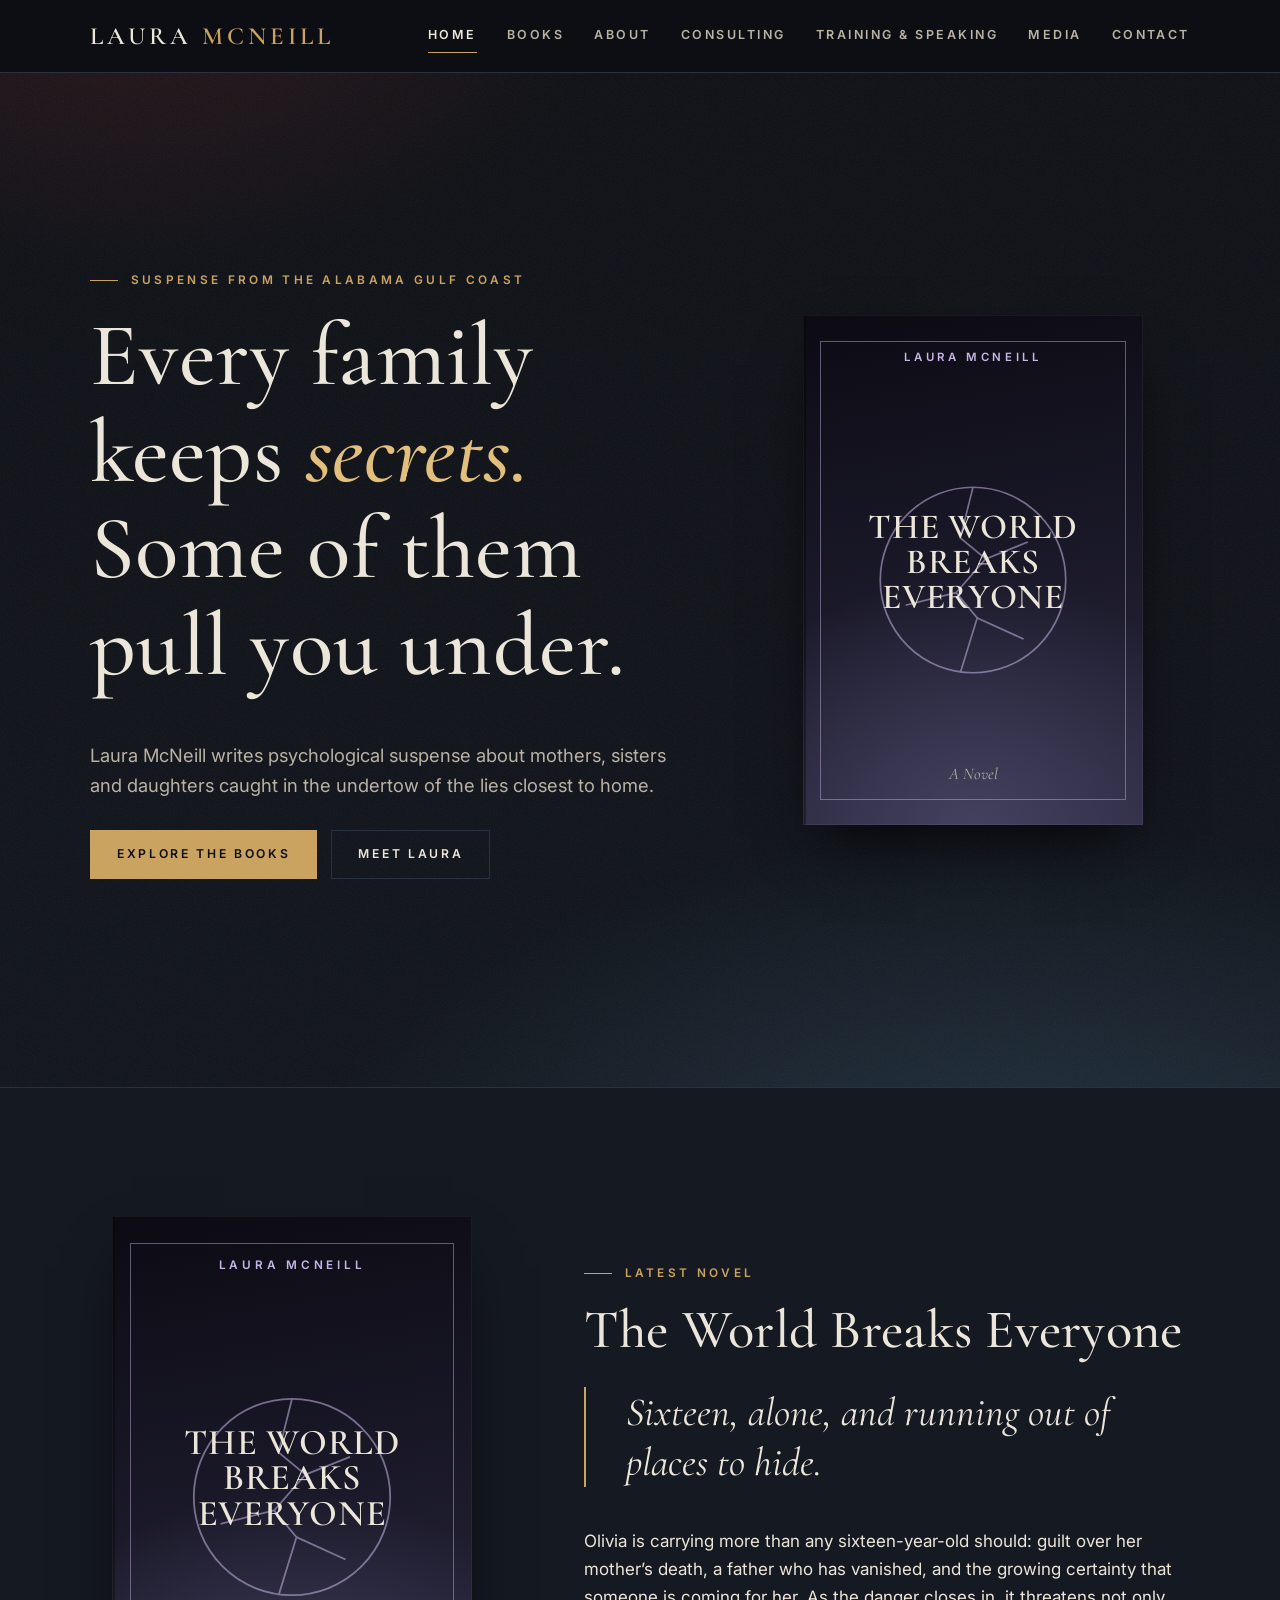
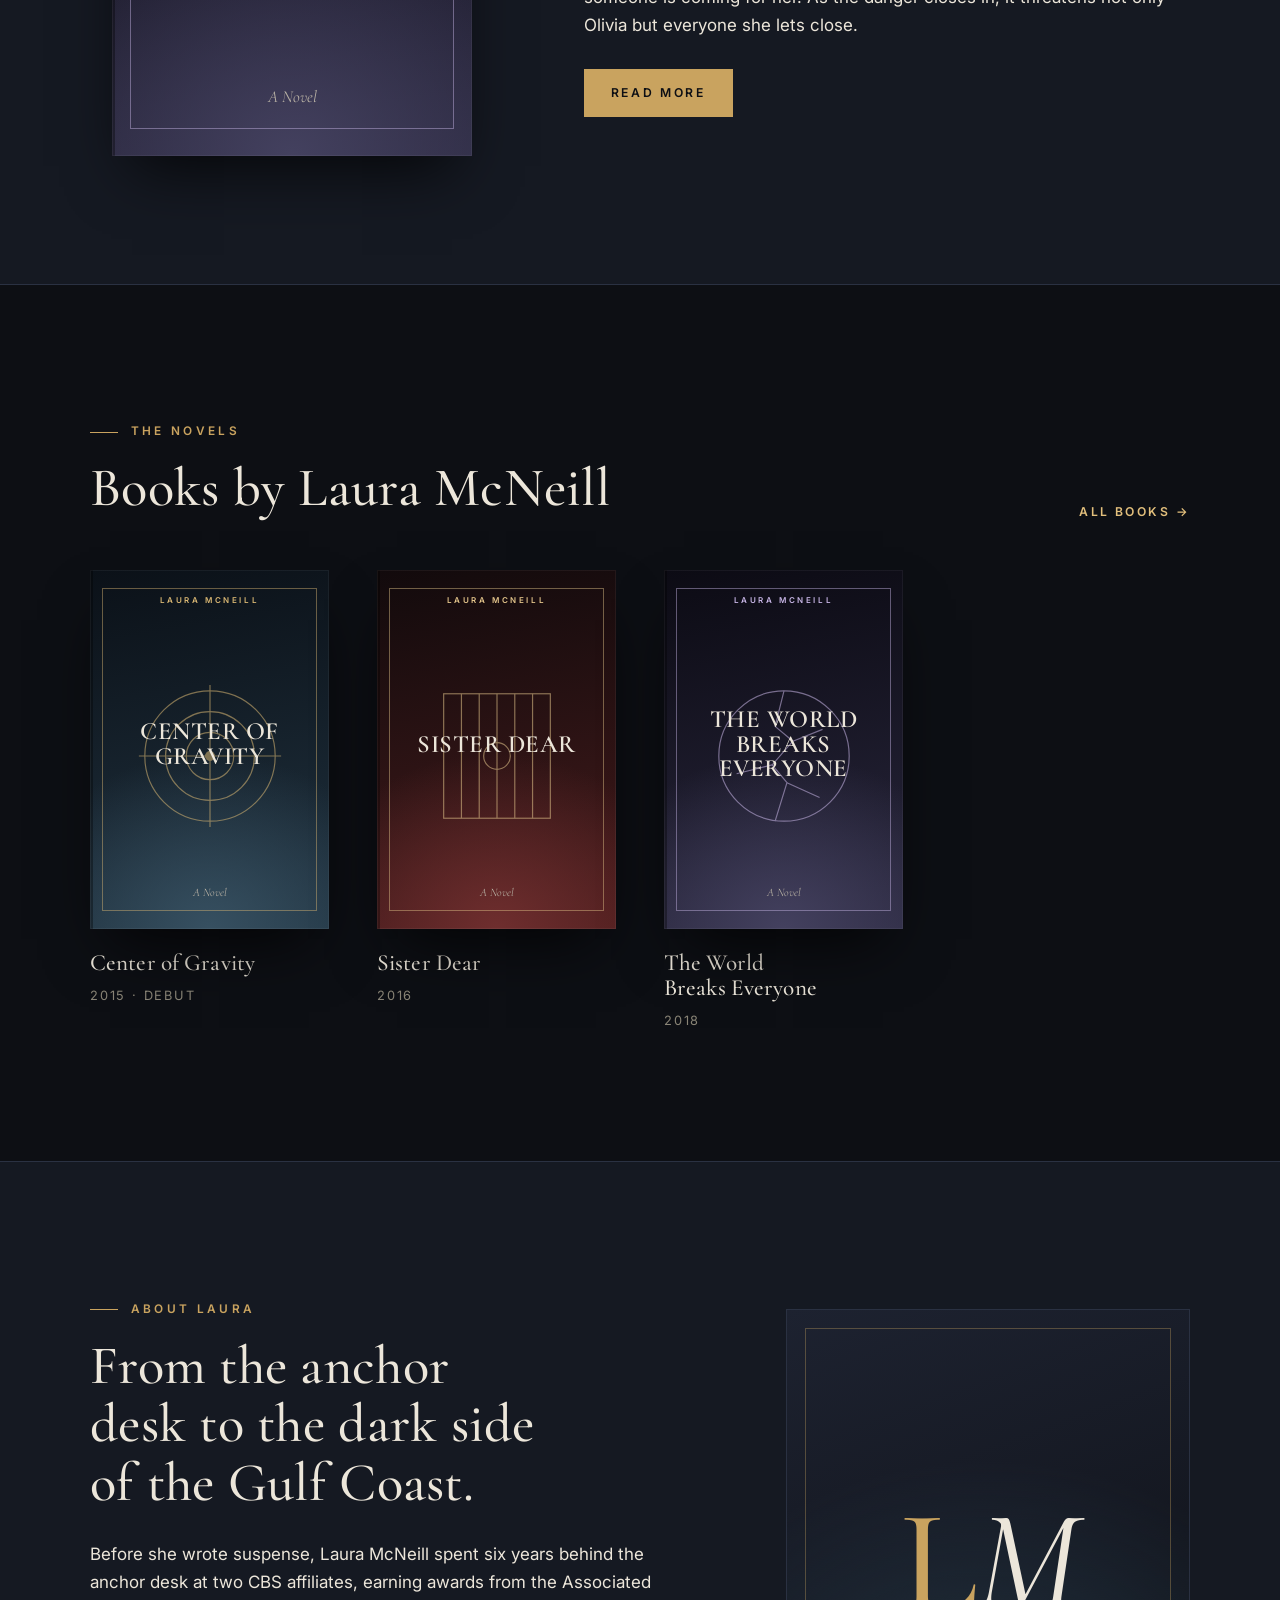
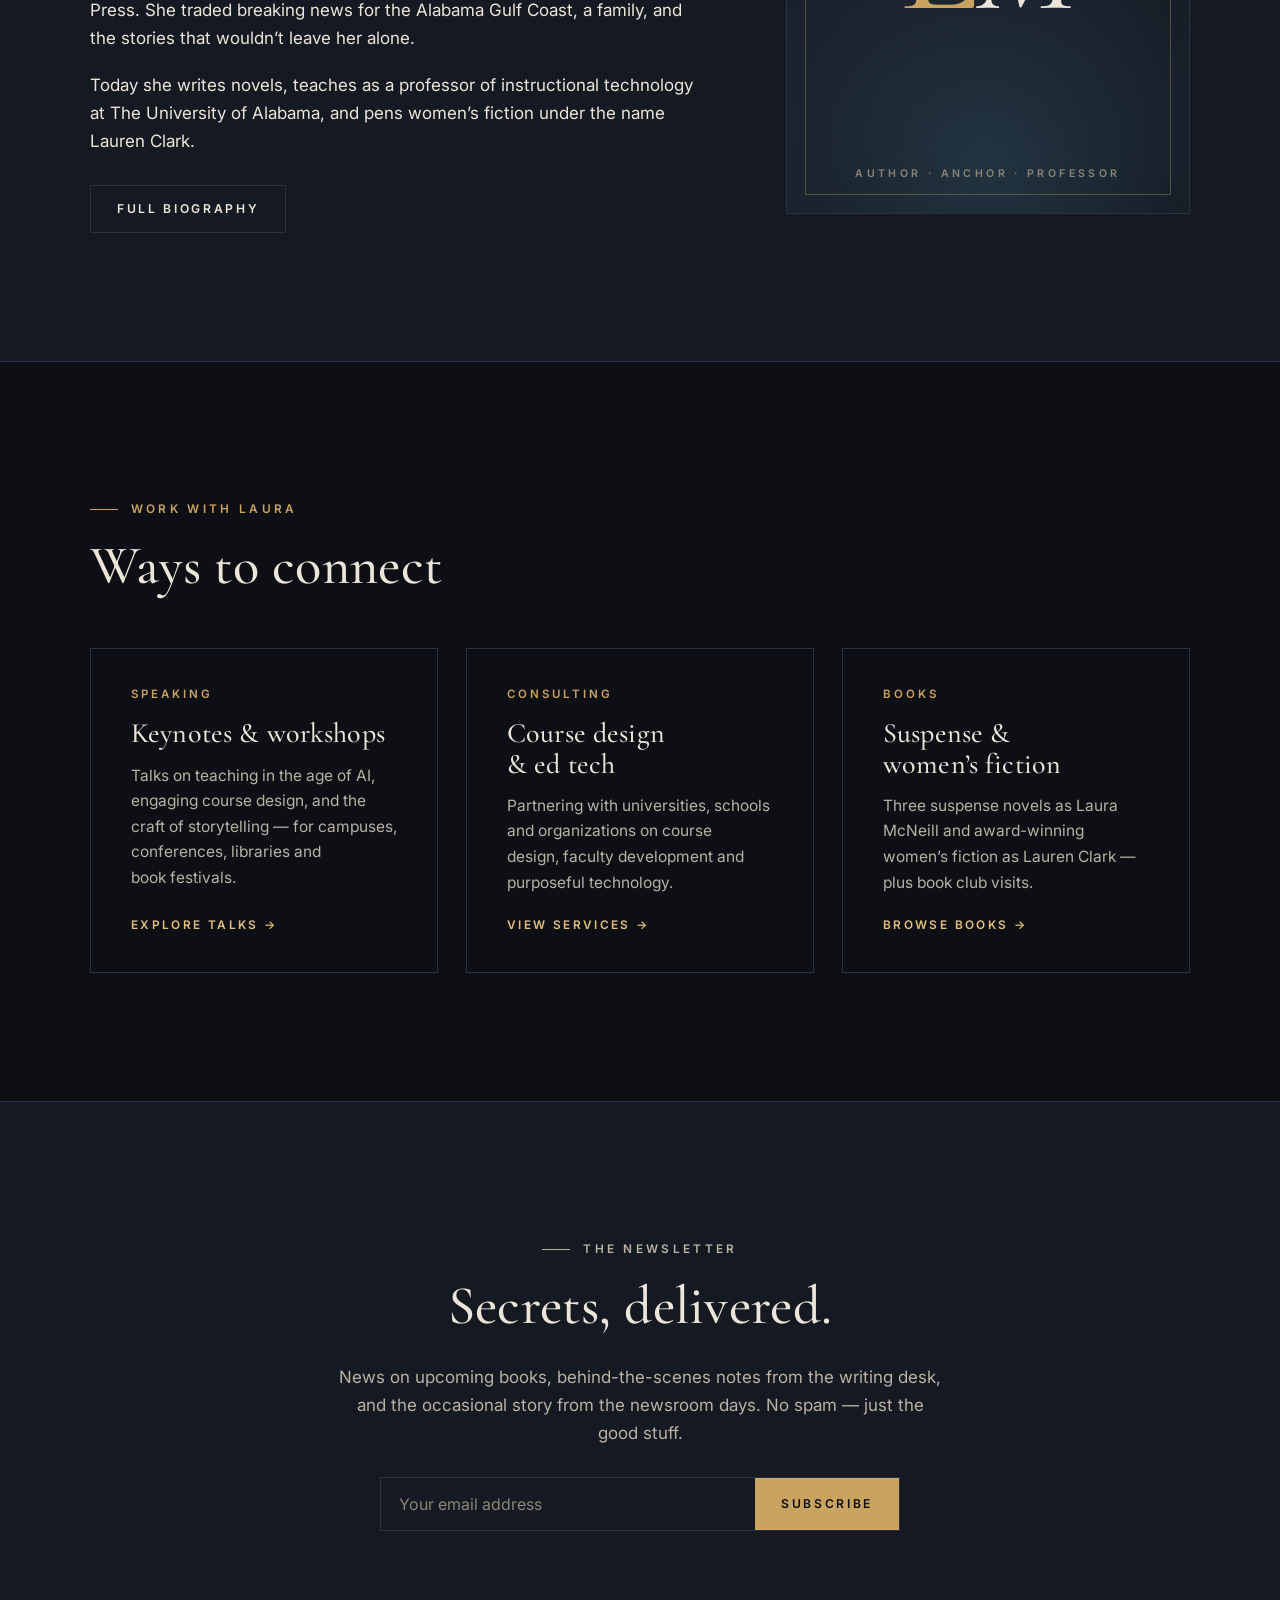
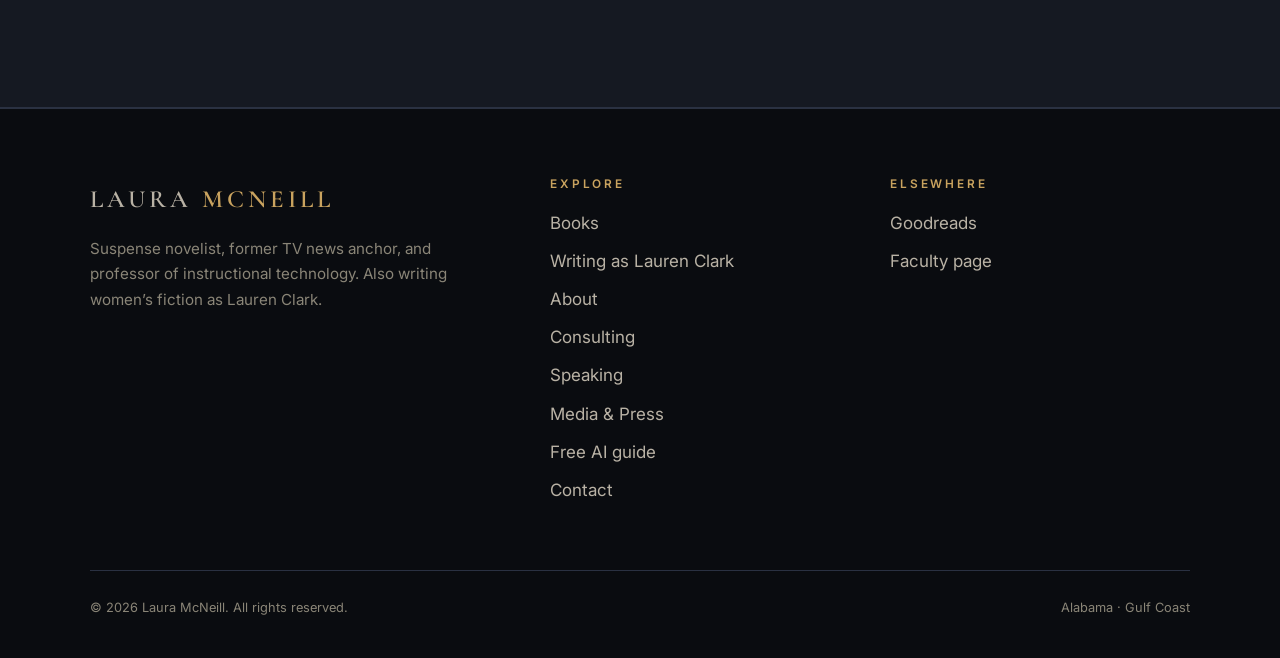
<file: index.html>
<!doctype html>
<html lang="en" class="no-js">
<head>
<meta charset="utf-8">
<meta name="viewport" content="width=device-width, initial-scale=1">
<title>Laura McNeill — Author of Suspense</title>
<meta name="description" content="Official site of suspense novelist Laura McNeill, author of Center of Gravity, Sister Dear and The World Breaks Everyone.">
<meta property="og:title" content="Laura McNeill — Author of Suspense">
<meta property="og:description" content="Official site of suspense novelist Laura McNeill, author of Center of Gravity, Sister Dear and The World Breaks Everyone.">
<meta name="theme-color" content="#0d0f14">
<link rel="icon" href="assets/favicon.svg" type="image/svg+xml">
<link rel="preconnect" href="https://fonts.googleapis.com">
<link rel="preconnect" href="https://fonts.gstatic.com" crossorigin>
<link href="https://fonts.googleapis.com/css2?family=Cormorant+Garamond:ital,wght@0,400;0,500;0,600;1,400;1,500&family=Inter:wght@400;500;600&display=swap" rel="stylesheet">
<link rel="stylesheet" href="assets/style.css">
</head>
<body>
<a class="skip" href="#main">Skip to content</a>
<header class="site-header">
  <div class="wrap">
    <a class="wordmark" href="index.html">Laura <span>McNeill</span></a>
    <button class="menu-btn" aria-expanded="false" aria-controls="site-nav">Menu</button>
    <nav class="nav" id="site-nav" aria-label="Main">
<a href="index.html" aria-current="page">Home</a>
<a href="books.html">Books</a>
<a href="about.html">About</a>
<a href="consulting.html">Consulting</a>
<a href="speaking.html">Training &amp; Speaking</a>
<a href="media.html">Media</a>
<a href="contact.html">Contact</a>
    </nav>
  </div>
</header>
<main id="main">

<section class="hero">
  <div class="wrap">
    <div class="reveal">
      <p class="eyebrow">Suspense from the Alabama Gulf Coast</p>
      <h1>Every family keeps <em>secrets.</em><br>Some of them pull you under.</h1>
      <p class="lede">Laura McNeill writes psychological suspense about mothers, sisters and daughters caught in the undertow of the lies closest to home.</p>
      <div class="btn-row">
        <a class="btn" href="books.html">Explore the Books</a>
        <a class="btn ghost" href="about.html">Meet Laura</a>
      </div>
    </div>
    <a class="hero-cover reveal" href="books.html#the-world-breaks-everyone" aria-label="The World Breaks Everyone — read more">
      <div class="cover breaks" role="img" aria-label="The World Breaks Everyone by Laura McNeill">
  <span class="c-author">Laura McNeill</span>
  <svg class="motif" viewBox="0 0 100 100" fill="none" stroke="currentColor" stroke-width=".8"><circle cx="50" cy="50" r="44"/><path d="M50 6 44 30l12 10-14 16 10 12-8 26"/><path d="M56 40l20-8M42 56 18 62M52 68l22 10"/></svg>
  <span class="c-title">The World Breaks Everyone</span>
  <span class="c-kicker">A Novel</span>
</div>
    </a>
  </div>
</section>

<section class="section-alt">
  <div class="wrap split">
    <div class="reveal"><div class="cover breaks" role="img" aria-label="The World Breaks Everyone by Laura McNeill">
  <span class="c-author">Laura McNeill</span>
  <svg class="motif" viewBox="0 0 100 100" fill="none" stroke="currentColor" stroke-width=".8"><circle cx="50" cy="50" r="44"/><path d="M50 6 44 30l12 10-14 16 10 12-8 26"/><path d="M56 40l20-8M42 56 18 62M52 68l22 10"/></svg>
  <span class="c-title">The World Breaks Everyone</span>
  <span class="c-kicker">A Novel</span>
</div></div>
    <div class="reveal">
      <p class="eyebrow">Latest Novel</p>
      <h2>The World Breaks Everyone</h2>
      <p class="quote">Sixteen, alone, and running out of places to hide.</p>
      <p>Olivia is carrying more than any sixteen-year-old should: guilt over her mother&rsquo;s death, a father who has vanished, and the growing certainty that someone is coming for her. As the danger closes in, it threatens not only Olivia but everyone she lets close.</p>
      <div class="btn-row">
        <a class="btn" href="books.html#the-world-breaks-everyone">Read More</a>
      </div>
    </div>
  </div>
</section>

<section>
  <div class="wrap">
    <div class="section-head reveal">
      <div><p class="eyebrow">The Novels</p><h2>Books by Laura McNeill</h2></div>
      <a class="more" href="books.html">All books &rarr;</a>
    </div>
    <div class="book-grid">
      <a class="book-card reveal" href="books.html#center-of-gravity"><div class="cover gravity" role="img" aria-label="Center of Gravity by Laura McNeill">
  <span class="c-author">Laura McNeill</span>
  <svg class="motif" viewBox="0 0 100 100" fill="none" stroke="currentColor" stroke-width=".8"><circle cx="50" cy="50" r="44"/><circle cx="50" cy="50" r="30"/><circle cx="50" cy="50" r="16"/><circle cx="50" cy="50" r="3" fill="currentColor"/><path d="M50 2v96M2 50h96"/></svg>
  <span class="c-title">Center of Gravity</span>
  <span class="c-kicker">A Novel</span>
</div><h3>Center of Gravity</h3><span class="meta">2015 &middot; Debut</span></a>
      <a class="book-card reveal" href="books.html#sister-dear"><div class="cover sister" role="img" aria-label="Sister Dear by Laura McNeill">
  <span class="c-author">Laura McNeill</span>
  <svg class="motif" viewBox="0 0 100 100" fill="none" stroke="currentColor" stroke-width=".8"><rect x="14" y="8" width="72" height="84"/><path d="M26 8v84M38 8v84M50 8v84M62 8v84M74 8v84"/><circle cx="50" cy="50" r="9"/></svg>
  <span class="c-title">Sister Dear</span>
  <span class="c-kicker">A Novel</span>
</div><h3>Sister Dear</h3><span class="meta">2016</span></a>
      <a class="book-card reveal" href="books.html#the-world-breaks-everyone"><div class="cover breaks" role="img" aria-label="The World Breaks Everyone by Laura McNeill">
  <span class="c-author">Laura McNeill</span>
  <svg class="motif" viewBox="0 0 100 100" fill="none" stroke="currentColor" stroke-width=".8"><circle cx="50" cy="50" r="44"/><path d="M50 6 44 30l12 10-14 16 10 12-8 26"/><path d="M56 40l20-8M42 56 18 62M52 68l22 10"/></svg>
  <span class="c-title">The World Breaks Everyone</span>
  <span class="c-kicker">A Novel</span>
</div><h3>The World Breaks Everyone</h3><span class="meta">2018</span></a>
    </div>
  </div>
</section>

<section class="section-alt">
  <div class="wrap split reverse">
    <div class="reveal">
      <div class="portrait"><span class="mono">L<i>M</i></span><span class="cap">Author &middot; Anchor &middot; Professor</span></div>
    </div>
    <div class="reveal">
      <p class="eyebrow">About Laura</p>
      <h2>From the anchor desk to the dark side of the Gulf Coast.</h2>
      <p>Before she wrote suspense, Laura McNeill spent six years behind the anchor desk at two CBS affiliates, earning awards from the Associated Press. She traded breaking news for the Alabama Gulf Coast, a family, and the stories that wouldn&rsquo;t leave her alone.</p>
      <p>Today she writes novels, teaches as a professor of instructional technology at The University of Alabama, and pens women&rsquo;s fiction under the name Lauren Clark.</p>
      <div class="btn-row"><a class="btn ghost" href="about.html">Full Biography</a></div>
    </div>
  </div>
</section>

<section>
  <div class="wrap">
    <div class="section-head reveal">
      <div><p class="eyebrow">Work with Laura</p><h2>Ways to connect</h2></div>
    </div>
    <div class="paths">
      <a class="path reveal" href="speaking.html"><span class="path-k">Speaking</span><h3>Keynotes &amp; workshops</h3><p>Talks on teaching in the age of AI, engaging course design, and the craft of storytelling &mdash; for campuses, conferences, libraries and book festivals.</p><span class="path-go">Explore talks &rarr;</span></a>
      <a class="path reveal" href="consulting.html"><span class="path-k">Consulting</span><h3>Course design &amp; ed tech</h3><p>Partnering with universities, schools and organizations on course design, faculty development and purposeful technology.</p><span class="path-go">View services &rarr;</span></a>
      <a class="path reveal" href="books.html"><span class="path-k">Books</span><h3>Suspense &amp; women&rsquo;s fiction</h3><p>Three suspense novels as Laura McNeill and award-winning women&rsquo;s fiction as Lauren Clark &mdash; plus book club visits.</p><span class="path-go">Browse books &rarr;</span></a>
    </div>
  </div>
</section>

<section class="newsletter section-alt" id="newsletter">
  <div class="wrap reveal">
    <p class="eyebrow">The Newsletter</p>
    <h2>Secrets, delivered.</h2>
    <p>News on upcoming books, behind-the-scenes notes from the writing desk, and the occasional story from the newsroom days. No spam &mdash; just the good stuff.</p>
    <form class="signup" data-endpoint="" novalidate>
      <label for="nl-email" class="skip">Email address</label>
      <input id="nl-email" type="email" name="email" placeholder="Your email address" required autocomplete="email">
      <button class="btn" type="submit">Subscribe</button>
    </form>
    <p class="form-note" role="status" aria-live="polite"></p>
  </div>
</section>

</main>
<footer class="site-footer">
  <div class="wrap">
    <div class="footer-top">
      <div>
        <a class="wordmark" href="index.html">Laura <span>McNeill</span></a>
        <p style="margin-top:16px">Suspense novelist, former TV news anchor, and professor of instructional technology. Also writing women&rsquo;s fiction as Lauren Clark.</p>
      </div>
      <div>
        <h4>Explore</h4>
        <ul>
          <li><a href="books.html">Books</a></li>
          <li><a href="books.html#lauren-clark">Writing as Lauren Clark</a></li>
          <li><a href="about.html">About</a></li>
          <li><a href="consulting.html">Consulting</a></li>
          <li><a href="speaking.html">Speaking</a></li>
          <li><a href="media.html">Media &amp; Press</a></li>
          <li><a href="ai-questions.html">Free AI guide</a></li>
          <li><a href="contact.html">Contact</a></li>
        </ul>
      </div>
      <div>
        <h4>Elsewhere</h4>
        <ul>
          <li><a href="https://www.goodreads.com/author/show/5280308.Laura_McNeill" rel="noopener" target="_blank">Goodreads</a></li>
          <li><a href="https://sites.ua.edu/lmcneill" rel="noopener" target="_blank">Faculty page</a></li>
        </ul>
      </div>
    </div>
    <div class="footer-bottom">
      <span>&copy; <span id="year">2026</span> Laura McNeill. All rights reserved.</span>
      <span>Alabama &middot; Gulf Coast</span>
    </div>
  </div>
</footer>
<script src="assets/site.js"></script>
</body>
</html>
</file>
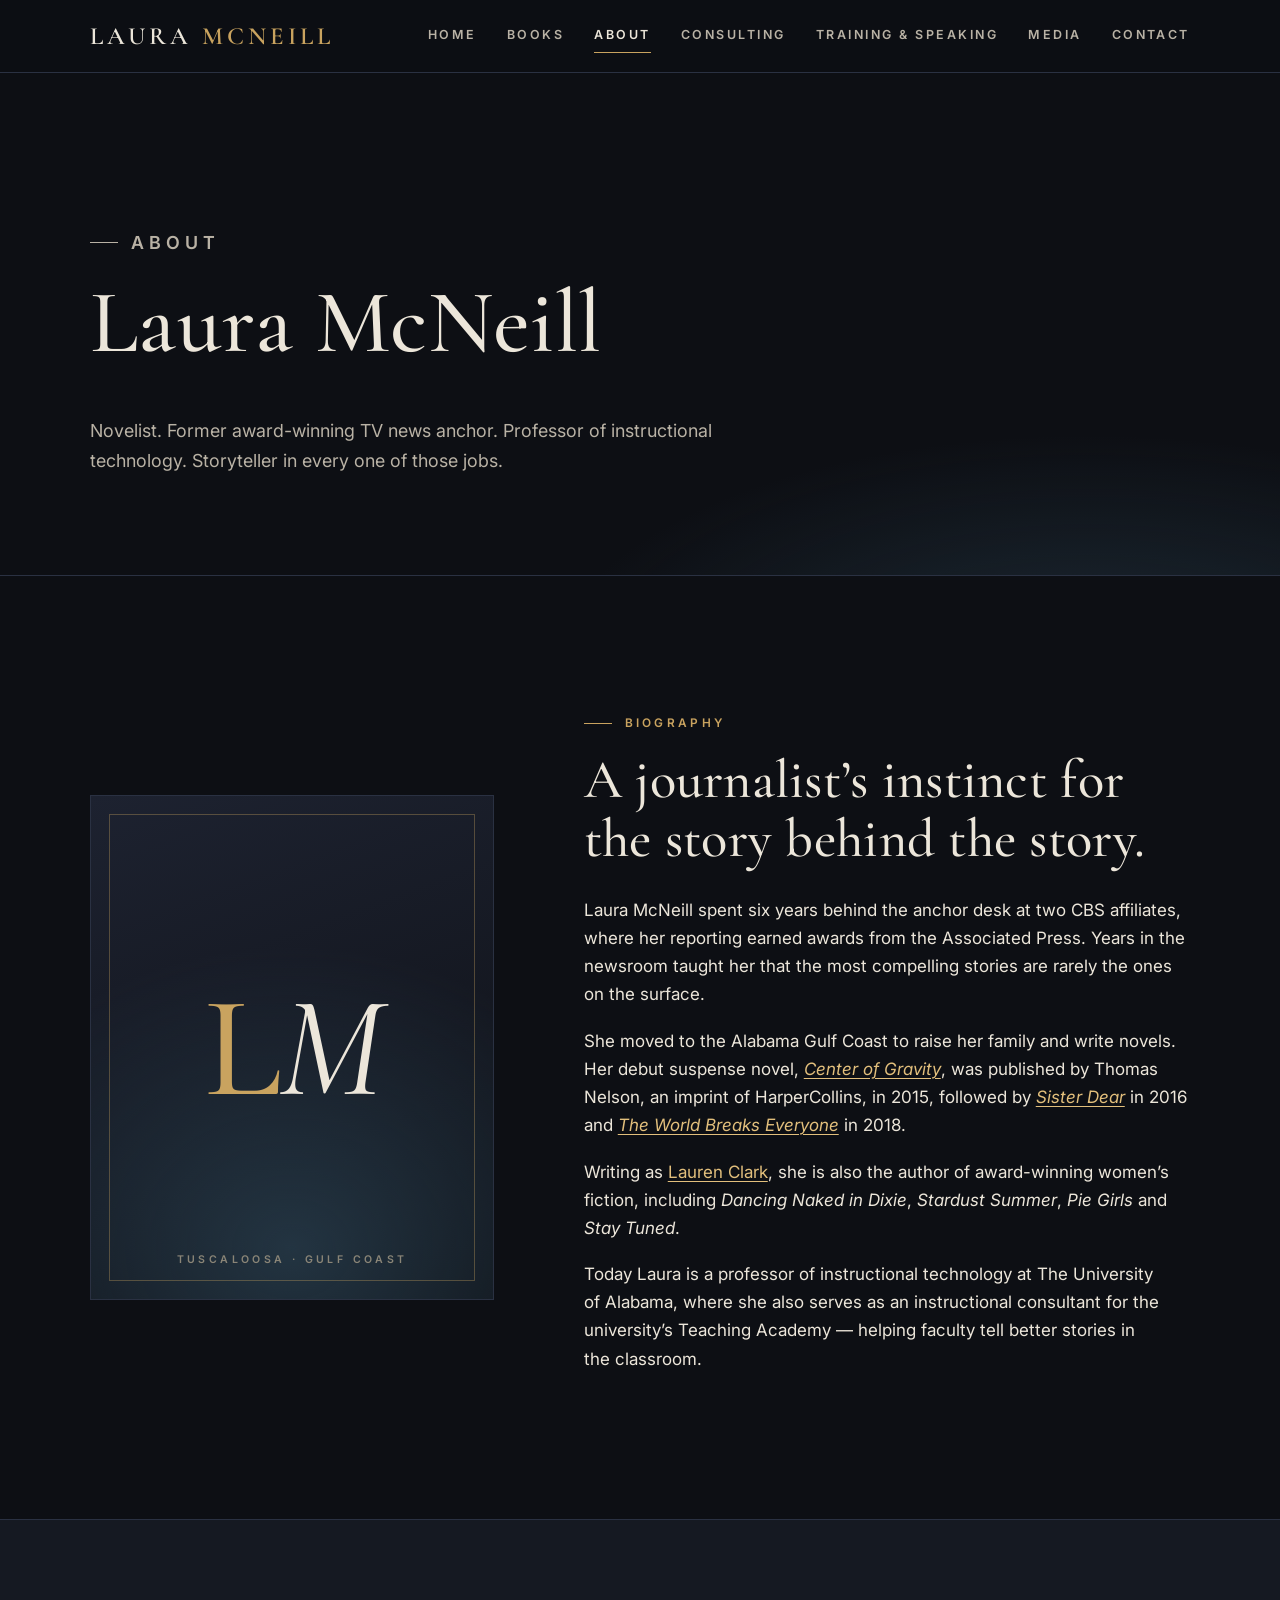
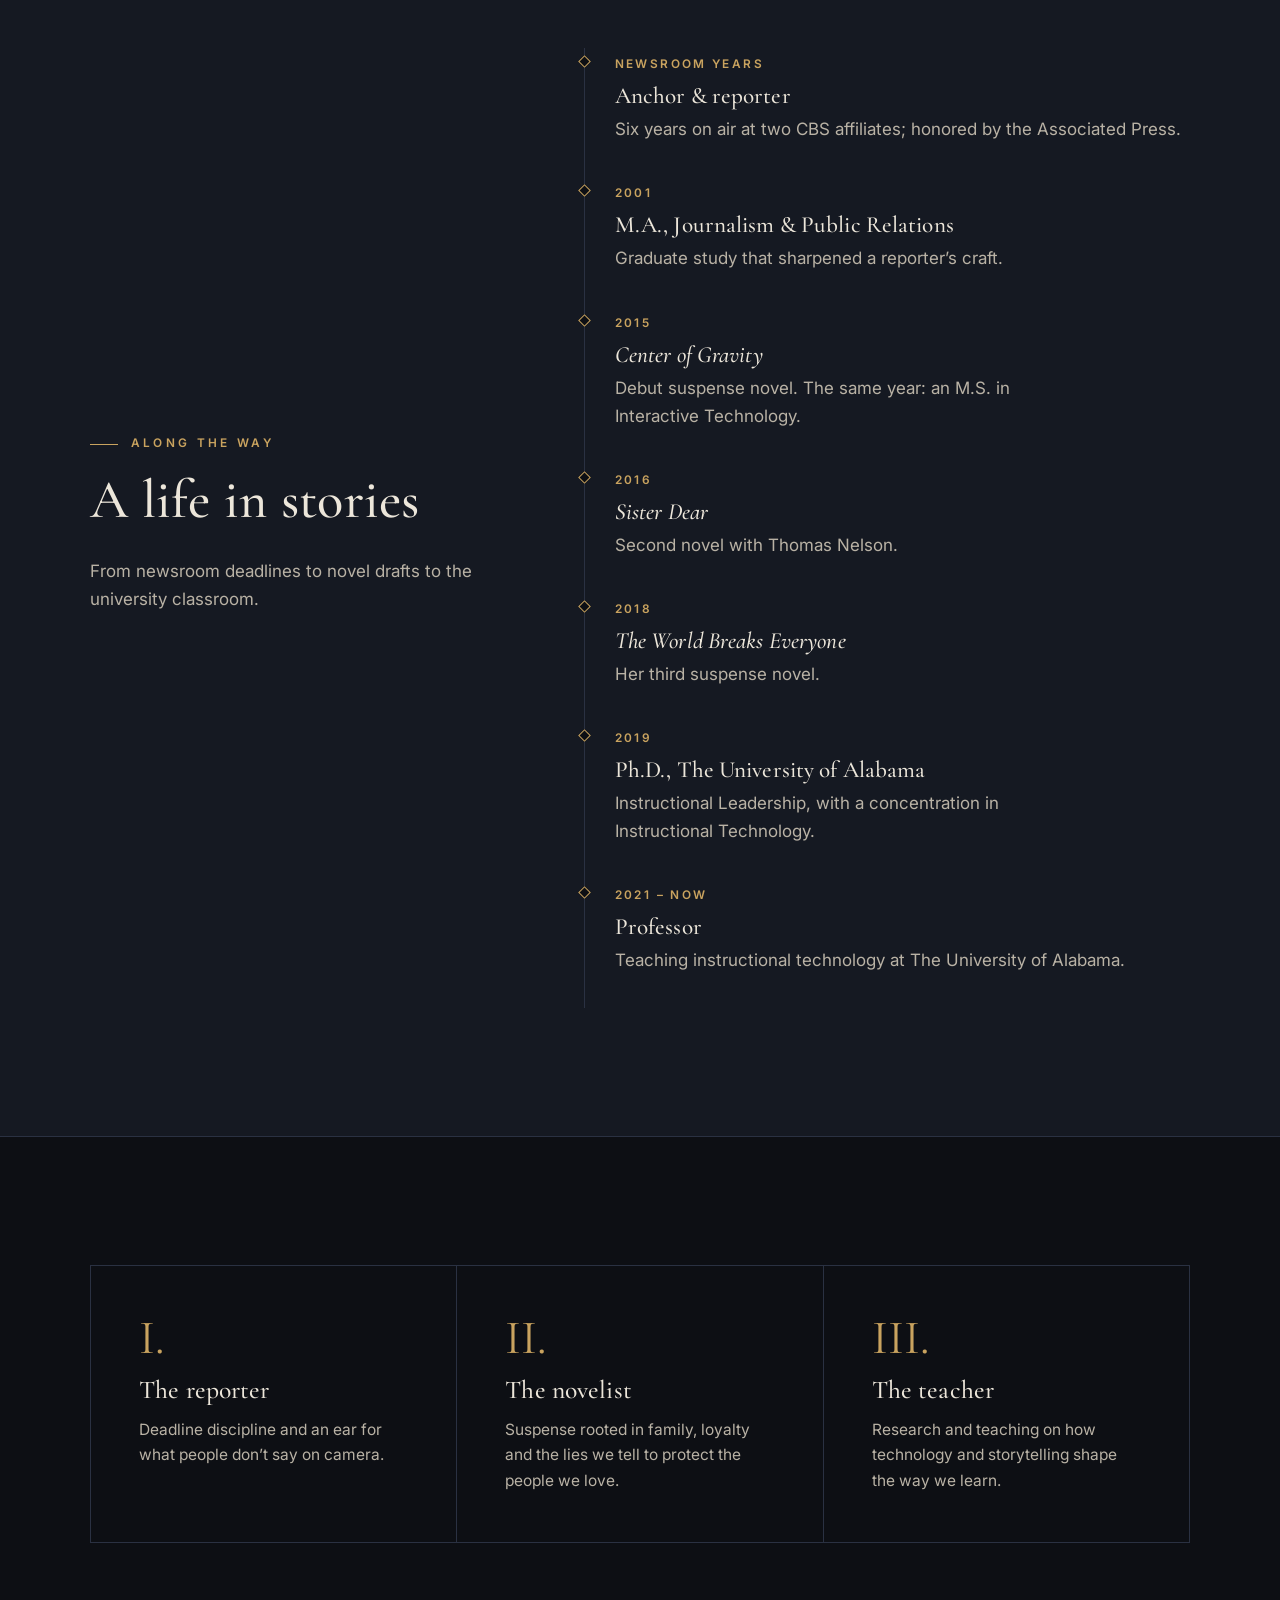
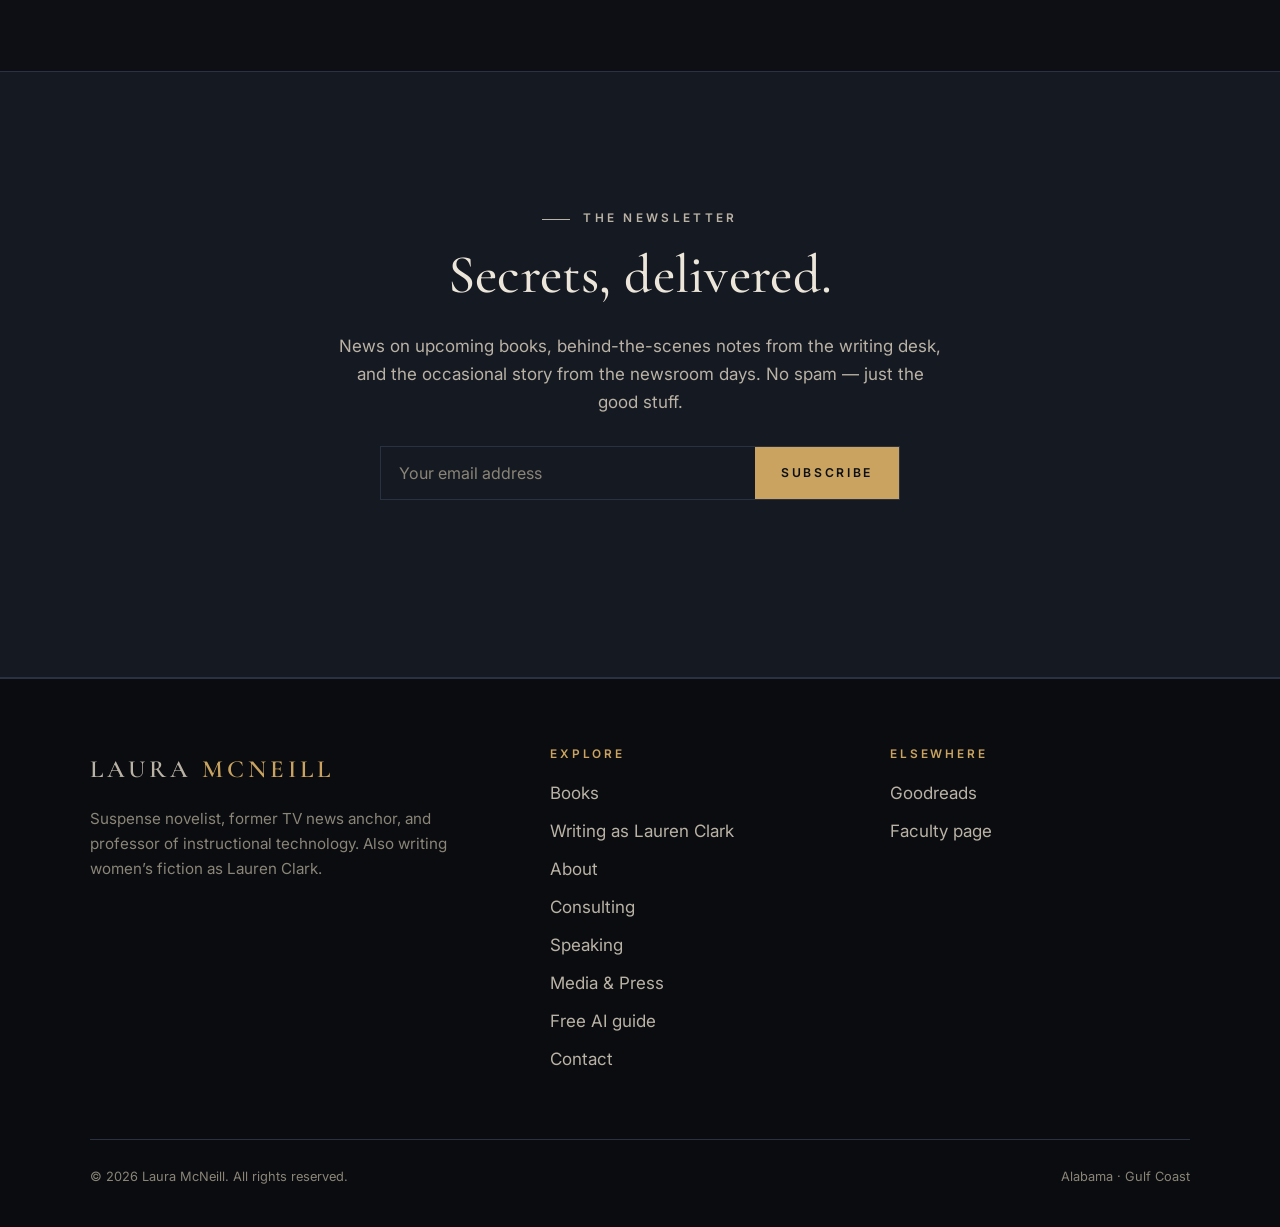
<file: about.html>
<!doctype html>
<html lang="en" class="no-js">
<head>
<meta charset="utf-8">
<meta name="viewport" content="width=device-width, initial-scale=1">
<title>About — Laura McNeill</title>
<meta name="description" content="Laura McNeill: suspense novelist, former award-winning TV news anchor, and professor of instructional technology.">
<meta property="og:title" content="About — Laura McNeill">
<meta property="og:description" content="Laura McNeill: suspense novelist, former award-winning TV news anchor, and professor of instructional technology.">
<meta name="theme-color" content="#0d0f14">
<link rel="icon" href="assets/favicon.svg" type="image/svg+xml">
<link rel="preconnect" href="https://fonts.googleapis.com">
<link rel="preconnect" href="https://fonts.gstatic.com" crossorigin>
<link href="https://fonts.googleapis.com/css2?family=Cormorant+Garamond:ital,wght@0,400;0,500;0,600;1,400;1,500&family=Inter:wght@400;500;600&display=swap" rel="stylesheet">
<link rel="stylesheet" href="assets/style.css">
</head>
<body>
<a class="skip" href="#main">Skip to content</a>
<header class="site-header">
  <div class="wrap">
    <a class="wordmark" href="index.html">Laura <span>McNeill</span></a>
    <button class="menu-btn" aria-expanded="false" aria-controls="site-nav">Menu</button>
    <nav class="nav" id="site-nav" aria-label="Main">
<a href="index.html">Home</a>
<a href="books.html">Books</a>
<a href="about.html" aria-current="page">About</a>
<a href="consulting.html">Consulting</a>
<a href="speaking.html">Training &amp; Speaking</a>
<a href="media.html">Media</a>
<a href="contact.html">Contact</a>
    </nav>
  </div>
</header>
<main id="main">

<header class="page-hero">
  <div class="wrap">
    <p class="eyebrow">About</p>
    <h1>Laura McNeill</h1>
    <p>Novelist. Former award-winning TV news anchor. Professor of instructional technology. Storyteller in every one of those jobs.</p>
  </div>
</header>

<section>
  <div class="wrap split">
    <div class="reveal">
      <div class="portrait"><span class="mono">L<i>M</i></span><span class="cap">Tuscaloosa &middot; Gulf Coast</span></div>
    </div>
    <div class="reveal">
      <p class="eyebrow">Biography</p>
      <h2>A journalist&rsquo;s instinct for the story behind the story.</h2>
      <p>Laura McNeill spent six years behind the anchor desk at two CBS affiliates, where her reporting earned awards from the Associated Press. Years in the newsroom taught her that the most compelling stories are rarely the ones on the surface.</p>
      <p>She moved to the Alabama Gulf Coast to raise her family and write novels. Her debut suspense novel, <a href="books.html#center-of-gravity"><em>Center of Gravity</em></a>, was published by Thomas Nelson, an imprint of HarperCollins, in 2015, followed by <a href="books.html#sister-dear"><em>Sister Dear</em></a> in 2016 and <a href="books.html#the-world-breaks-everyone"><em>The World Breaks Everyone</em></a> in 2018.</p>
      <p>Writing as <a href="books.html#lauren-clark">Lauren Clark</a>, she is also the author of award-winning women&rsquo;s fiction, including <em>Dancing Naked in Dixie</em>, <em>Stardust Summer</em>, <em>Pie Girls</em> and <em>Stay Tuned</em>.</p>
      <p>Today Laura is a professor of instructional technology at The University of Alabama, where she also serves as an instructional consultant for the university&rsquo;s Teaching Academy &mdash; helping faculty tell better stories in the classroom.</p>
    </div>
  </div>
</section>

<section class="section-alt">
  <div class="wrap split">
    <div class="reveal">
      <p class="eyebrow">Along the Way</p>
      <h2>A life in stories</h2>
      <p style="color:var(--paper-dim)">From newsroom deadlines to novel drafts to the university classroom.</p>
    </div>
    <ol class="timeline reveal">
      <li><span class="when">Newsroom years</span><h3>Anchor &amp; reporter</h3><p>Six years on air at two CBS affiliates; honored by the Associated Press.</p></li>
      <li><span class="when">2001</span><h3>M.A., Journalism &amp; Public Relations</h3><p>Graduate study that sharpened a reporter&rsquo;s craft.</p></li>
      <li><span class="when">2015</span><h3><em>Center of Gravity</em></h3><p>Debut suspense novel. The same year: an M.S. in Interactive Technology.</p></li>
      <li><span class="when">2016</span><h3><em>Sister Dear</em></h3><p>Second novel with Thomas Nelson.</p></li>
      <li><span class="when">2018</span><h3><em>The World Breaks Everyone</em></h3><p>Her third suspense novel.</p></li>
      <li><span class="when">2019</span><h3>Ph.D., The University of Alabama</h3><p>Instructional Leadership, with a concentration in Instructional Technology.</p></li>
      <li><span class="when">2021 &ndash; Now</span><h3>Professor</h3><p>Teaching instructional technology at The University of Alabama.</p></li>
    </ol>
  </div>
</section>

<section>
  <div class="wrap">
    <div class="pillars reveal">
      <div class="pillar"><div class="num">I.</div><h3>The reporter</h3><p>Deadline discipline and an ear for what people don&rsquo;t say on camera.</p></div>
      <div class="pillar"><div class="num">II.</div><h3>The novelist</h3><p>Suspense rooted in family, loyalty and the lies we tell to protect the people we love.</p></div>
      <div class="pillar"><div class="num">III.</div><h3>The teacher</h3><p>Research and teaching on how technology and storytelling shape the way we learn.</p></div>
    </div>
  </div>
</section>

<section class="newsletter section-alt" id="newsletter">
  <div class="wrap reveal">
    <p class="eyebrow">The Newsletter</p>
    <h2>Secrets, delivered.</h2>
    <p>News on upcoming books, behind-the-scenes notes from the writing desk, and the occasional story from the newsroom days. No spam &mdash; just the good stuff.</p>
    <form class="signup" data-endpoint="" novalidate>
      <label for="nl-email" class="skip">Email address</label>
      <input id="nl-email" type="email" name="email" placeholder="Your email address" required autocomplete="email">
      <button class="btn" type="submit">Subscribe</button>
    </form>
    <p class="form-note" role="status" aria-live="polite"></p>
  </div>
</section>

</main>
<footer class="site-footer">
  <div class="wrap">
    <div class="footer-top">
      <div>
        <a class="wordmark" href="index.html">Laura <span>McNeill</span></a>
        <p style="margin-top:16px">Suspense novelist, former TV news anchor, and professor of instructional technology. Also writing women&rsquo;s fiction as Lauren Clark.</p>
      </div>
      <div>
        <h4>Explore</h4>
        <ul>
          <li><a href="books.html">Books</a></li>
          <li><a href="books.html#lauren-clark">Writing as Lauren Clark</a></li>
          <li><a href="about.html">About</a></li>
          <li><a href="consulting.html">Consulting</a></li>
          <li><a href="speaking.html">Speaking</a></li>
          <li><a href="media.html">Media &amp; Press</a></li>
          <li><a href="ai-questions.html">Free AI guide</a></li>
          <li><a href="contact.html">Contact</a></li>
        </ul>
      </div>
      <div>
        <h4>Elsewhere</h4>
        <ul>
          <li><a href="https://www.goodreads.com/author/show/5280308.Laura_McNeill" rel="noopener" target="_blank">Goodreads</a></li>
          <li><a href="https://sites.ua.edu/lmcneill" rel="noopener" target="_blank">Faculty page</a></li>
        </ul>
      </div>
    </div>
    <div class="footer-bottom">
      <span>&copy; <span id="year">2026</span> Laura McNeill. All rights reserved.</span>
      <span>Alabama &middot; Gulf Coast</span>
    </div>
  </div>
</footer>
<script src="assets/site.js"></script>
</body>
</html>
</file>
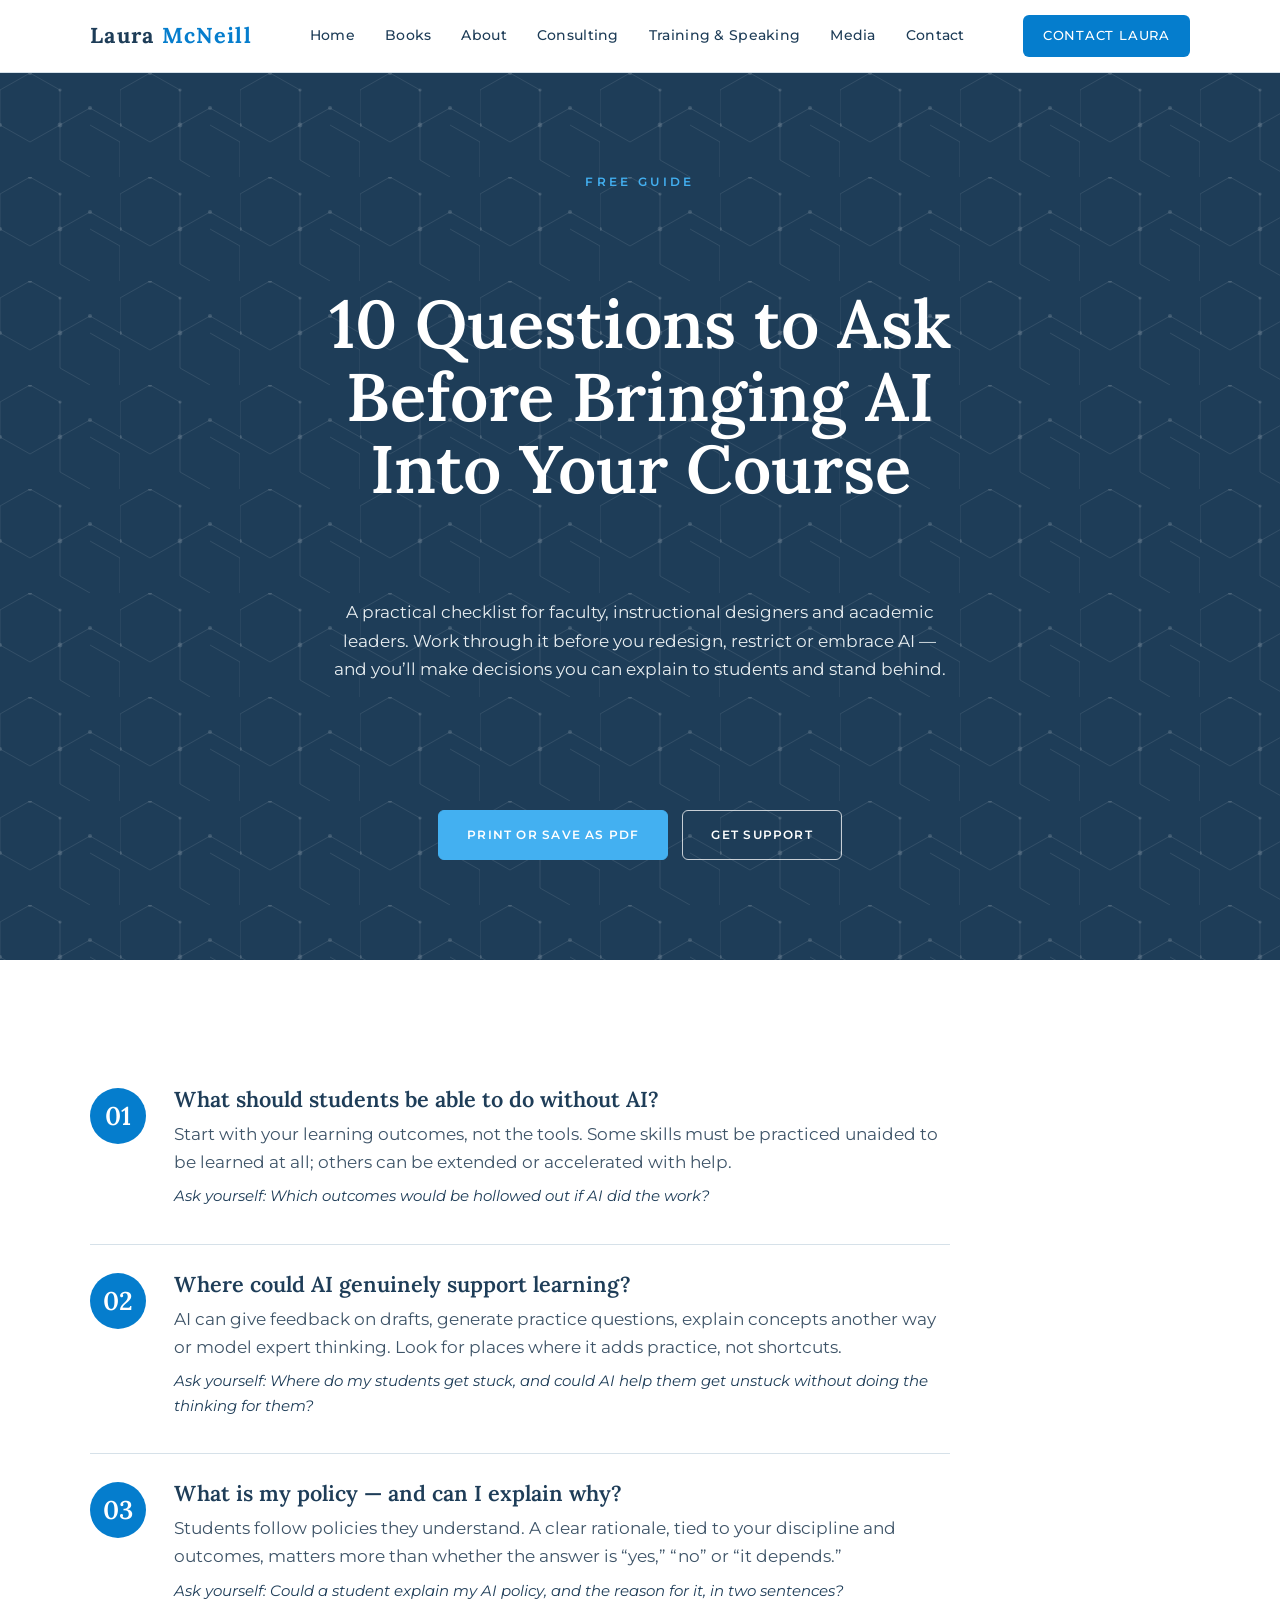
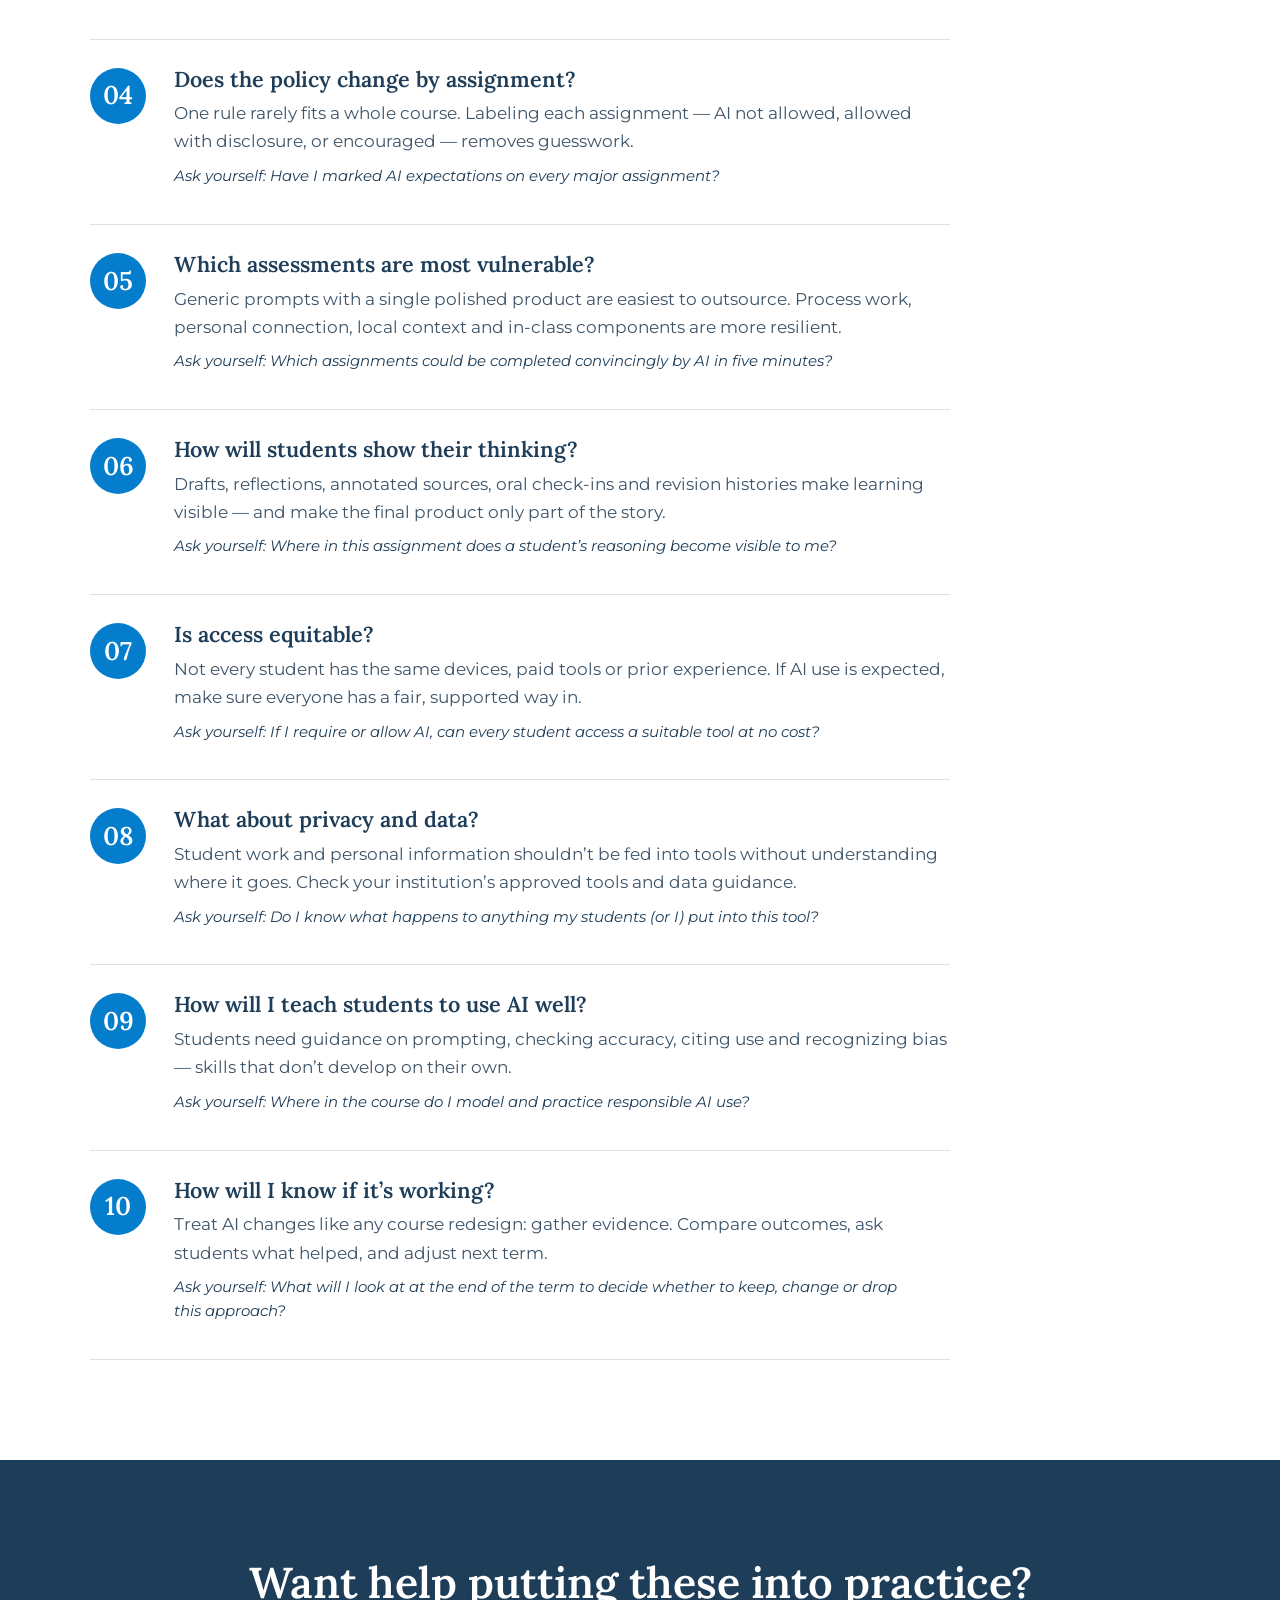
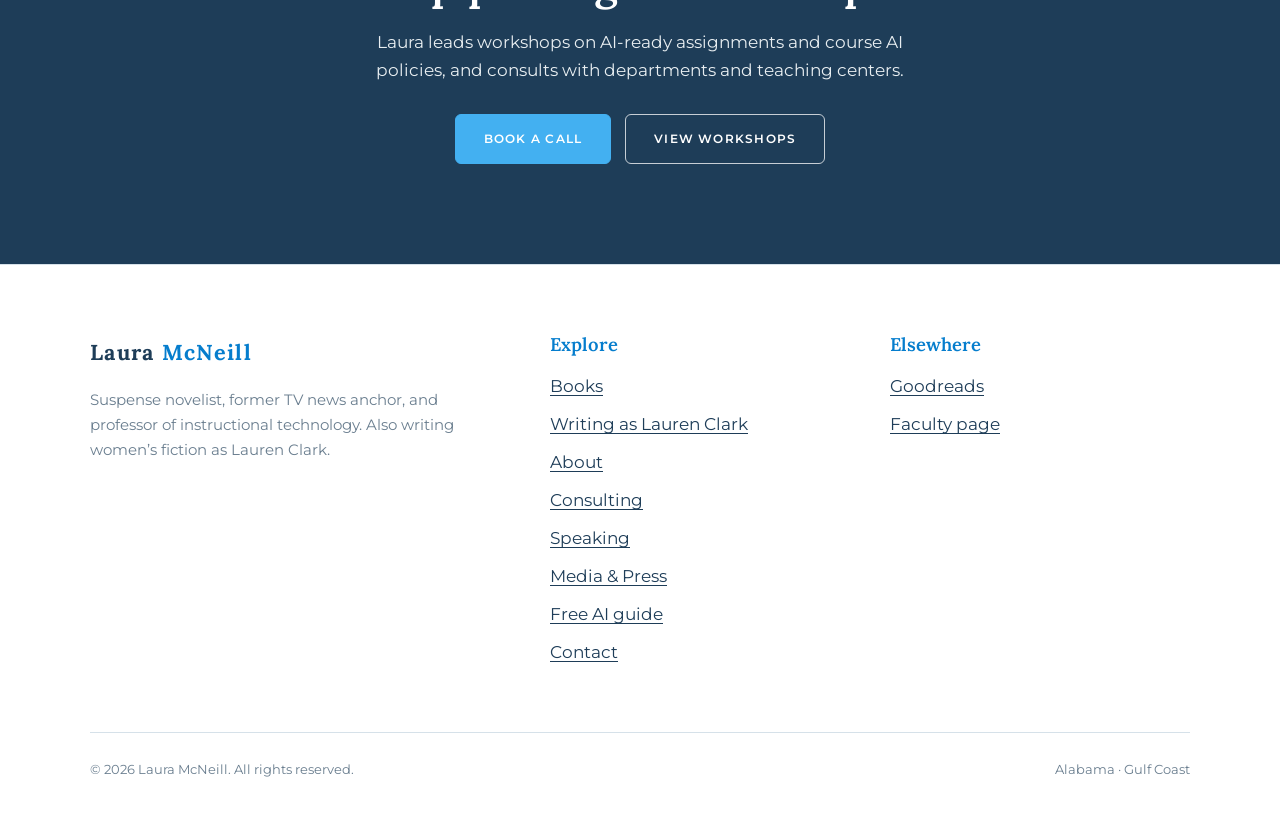
<file: ai-questions.html>
<!doctype html>
<html lang="en" class="no-js">
<head>
<meta charset="utf-8">
<meta name="viewport" content="width=device-width, initial-scale=1">
<title>10 Questions to Ask Before Bringing AI Into Your Course — Dr. Laura McNeill</title>
<meta name="description" content="A free guide for faculty and instructional leaders: ten questions to work through before bringing AI into a course.">
<meta property="og:title" content="10 Questions to Ask Before Bringing AI Into Your Course — Dr. Laura McNeill">
<meta property="og:description" content="A free guide for faculty and instructional leaders: ten questions to work through before bringing AI into a course.">
<meta name="theme-color" content="#1e3d58">
<link rel="icon" href="assets/favicon.svg" type="image/svg+xml">
<link rel="preconnect" href="https://fonts.googleapis.com">
<link rel="preconnect" href="https://fonts.gstatic.com" crossorigin>
<link href="https://fonts.googleapis.com/css2?family=Cormorant+Garamond:ital,wght@0,400;0,500;0,600;1,400;1,500&family=Inter:wght@400;500;600&family=Lora:ital,wght@0,500;0,600;0,700;1,500&family=Montserrat:wght@400;500;600&display=swap" rel="stylesheet">
<link rel="stylesheet" href="assets/style.css">
<link rel="stylesheet" href="assets/pro.css">
</head>
<body class="pro">
<a class="skip" href="#main">Skip to content</a>
<header class="site-header">
  <div class="wrap">
    <a class="wordmark" href="index.html">Laura <span>McNeill</span></a>
    <button class="menu-btn" aria-expanded="false" aria-controls="site-nav">Menu</button>
    <nav class="nav" id="site-nav" aria-label="Main">
<a href="index.html">Home</a>
<a href="books.html">Books</a>
<a href="about.html">About</a>
<a href="consulting.html">Consulting</a>
<a href="speaking.html">Training &amp; Speaking</a>
<a href="media.html">Media</a>
<a href="contact.html">Contact</a>
    </nav>
    <a class="nav-cta" href="contact.html">Contact Laura</a>
  </div>
</header>
<main id="main">

<section class="pro-hero on-dark solo">
  <div class="wrap reveal">
    <p class="eyebrow">Free guide</p>
    <h1>10 Questions to Ask Before Bringing AI Into Your Course</h1>
    <p class="lede">A practical checklist for faculty, instructional designers and academic leaders. Work through it before you redesign, restrict or embrace AI &mdash; and you&rsquo;ll make decisions you can explain to students and stand behind.</p>
    <div class="btn-row"><button class="btn" type="button" onclick="window.print()">Print or save as PDF</button><a class="btn ghost" href="consulting.html#services">Get support</a></div>
  </div>
</section>

<section>
  <div class="wrap">
    <ol class="qs">
      <li><div><h3>What should students be able to do without AI?</h3><p>Start with your learning outcomes, not the tools. Some skills must be practiced unaided to be learned at all; others can be extended or accelerated with help.</p><p class="ask">Ask yourself: Which outcomes would be hollowed out if AI did the work?</p></div></li>
      <li><div><h3>Where could AI genuinely support learning?</h3><p>AI can give feedback on drafts, generate practice questions, explain concepts another way or model expert thinking. Look for places where it adds practice, not shortcuts.</p><p class="ask">Ask yourself: Where do my students get stuck, and could AI help them get unstuck without doing the thinking for them?</p></div></li>
      <li><div><h3>What is my policy &mdash; and can I explain why?</h3><p>Students follow policies they understand. A clear rationale, tied to your discipline and outcomes, matters more than whether the answer is &ldquo;yes,&rdquo; &ldquo;no&rdquo; or &ldquo;it depends.&rdquo;</p><p class="ask">Ask yourself: Could a student explain my AI policy, and the reason for it, in two sentences?</p></div></li>
      <li><div><h3>Does the policy change by assignment?</h3><p>One rule rarely fits a whole course. Labeling each assignment &mdash; AI not allowed, allowed with disclosure, or encouraged &mdash; removes guesswork.</p><p class="ask">Ask yourself: Have I marked AI expectations on every major assignment?</p></div></li>
      <li><div><h3>Which assessments are most vulnerable?</h3><p>Generic prompts with a single polished product are easiest to outsource. Process work, personal connection, local context and in-class components are more resilient.</p><p class="ask">Ask yourself: Which assignments could be completed convincingly by AI in five minutes?</p></div></li>
      <li><div><h3>How will students show their thinking?</h3><p>Drafts, reflections, annotated sources, oral check-ins and revision histories make learning visible &mdash; and make the final product only part of the story.</p><p class="ask">Ask yourself: Where in this assignment does a student&rsquo;s reasoning become visible to me?</p></div></li>
      <li><div><h3>Is access equitable?</h3><p>Not every student has the same devices, paid tools or prior experience. If AI use is expected, make sure everyone has a fair, supported way in.</p><p class="ask">Ask yourself: If I require or allow AI, can every student access a suitable tool at no cost?</p></div></li>
      <li><div><h3>What about privacy and data?</h3><p>Student work and personal information shouldn&rsquo;t be fed into tools without understanding where it goes. Check your institution&rsquo;s approved tools and data guidance.</p><p class="ask">Ask yourself: Do I know what happens to anything my students (or I) put into this tool?</p></div></li>
      <li><div><h3>How will I teach students to use AI well?</h3><p>Students need guidance on prompting, checking accuracy, citing use and recognizing bias &mdash; skills that don&rsquo;t develop on their own.</p><p class="ask">Ask yourself: Where in the course do I model and practice responsible AI use?</p></div></li>
      <li><div><h3>How will I know if it&rsquo;s working?</h3><p>Treat AI changes like any course redesign: gather evidence. Compare outcomes, ask students what helped, and adjust next term.</p><p class="ask">Ask yourself: What will I look at at the end of the term to decide whether to keep, change or drop this approach?</p></div></li>
    </ol>
  </div>
</section>

<section class="cta-band on-dark">
  <div class="wrap reveal">
    <h2>Want help putting these into practice?</h2>
    <p>Laura leads workshops on AI-ready assignments and course AI policies, and consults with departments and teaching centers.</p>
    <div class="btn-row" style="justify-content:center">
      <a class="btn" href="contact.html">Book a call</a>
      <a class="btn ghost" href="speaking.html">View workshops</a>
    </div>
  </div>
</section>

</main>
<footer class="site-footer">
  <div class="wrap">
    <div class="footer-top">
      <div>
        <a class="wordmark" href="index.html">Laura <span>McNeill</span></a>
        <p style="margin-top:16px">Suspense novelist, former TV news anchor, and professor of instructional technology. Also writing women&rsquo;s fiction as Lauren Clark.</p>
      </div>
      <div>
        <h4>Explore</h4>
        <ul>
          <li><a href="books.html">Books</a></li>
          <li><a href="books.html#lauren-clark">Writing as Lauren Clark</a></li>
          <li><a href="about.html">About</a></li>
          <li><a href="consulting.html">Consulting</a></li>
          <li><a href="speaking.html">Speaking</a></li>
          <li><a href="media.html">Media &amp; Press</a></li>
          <li><a href="ai-questions.html">Free AI guide</a></li>
          <li><a href="contact.html">Contact</a></li>
        </ul>
      </div>
      <div>
        <h4>Elsewhere</h4>
        <ul>
          <li><a href="https://www.goodreads.com/author/show/5280308.Laura_McNeill" rel="noopener" target="_blank">Goodreads</a></li>
          <li><a href="https://sites.ua.edu/lmcneill" rel="noopener" target="_blank">Faculty page</a></li>
        </ul>
      </div>
    </div>
    <div class="footer-bottom">
      <span>&copy; <span id="year">2026</span> Laura McNeill. All rights reserved.</span>
      <span>Alabama &middot; Gulf Coast</span>
    </div>
  </div>
</footer>
<script src="assets/site.js"></script>
</body>
</html>
</file>
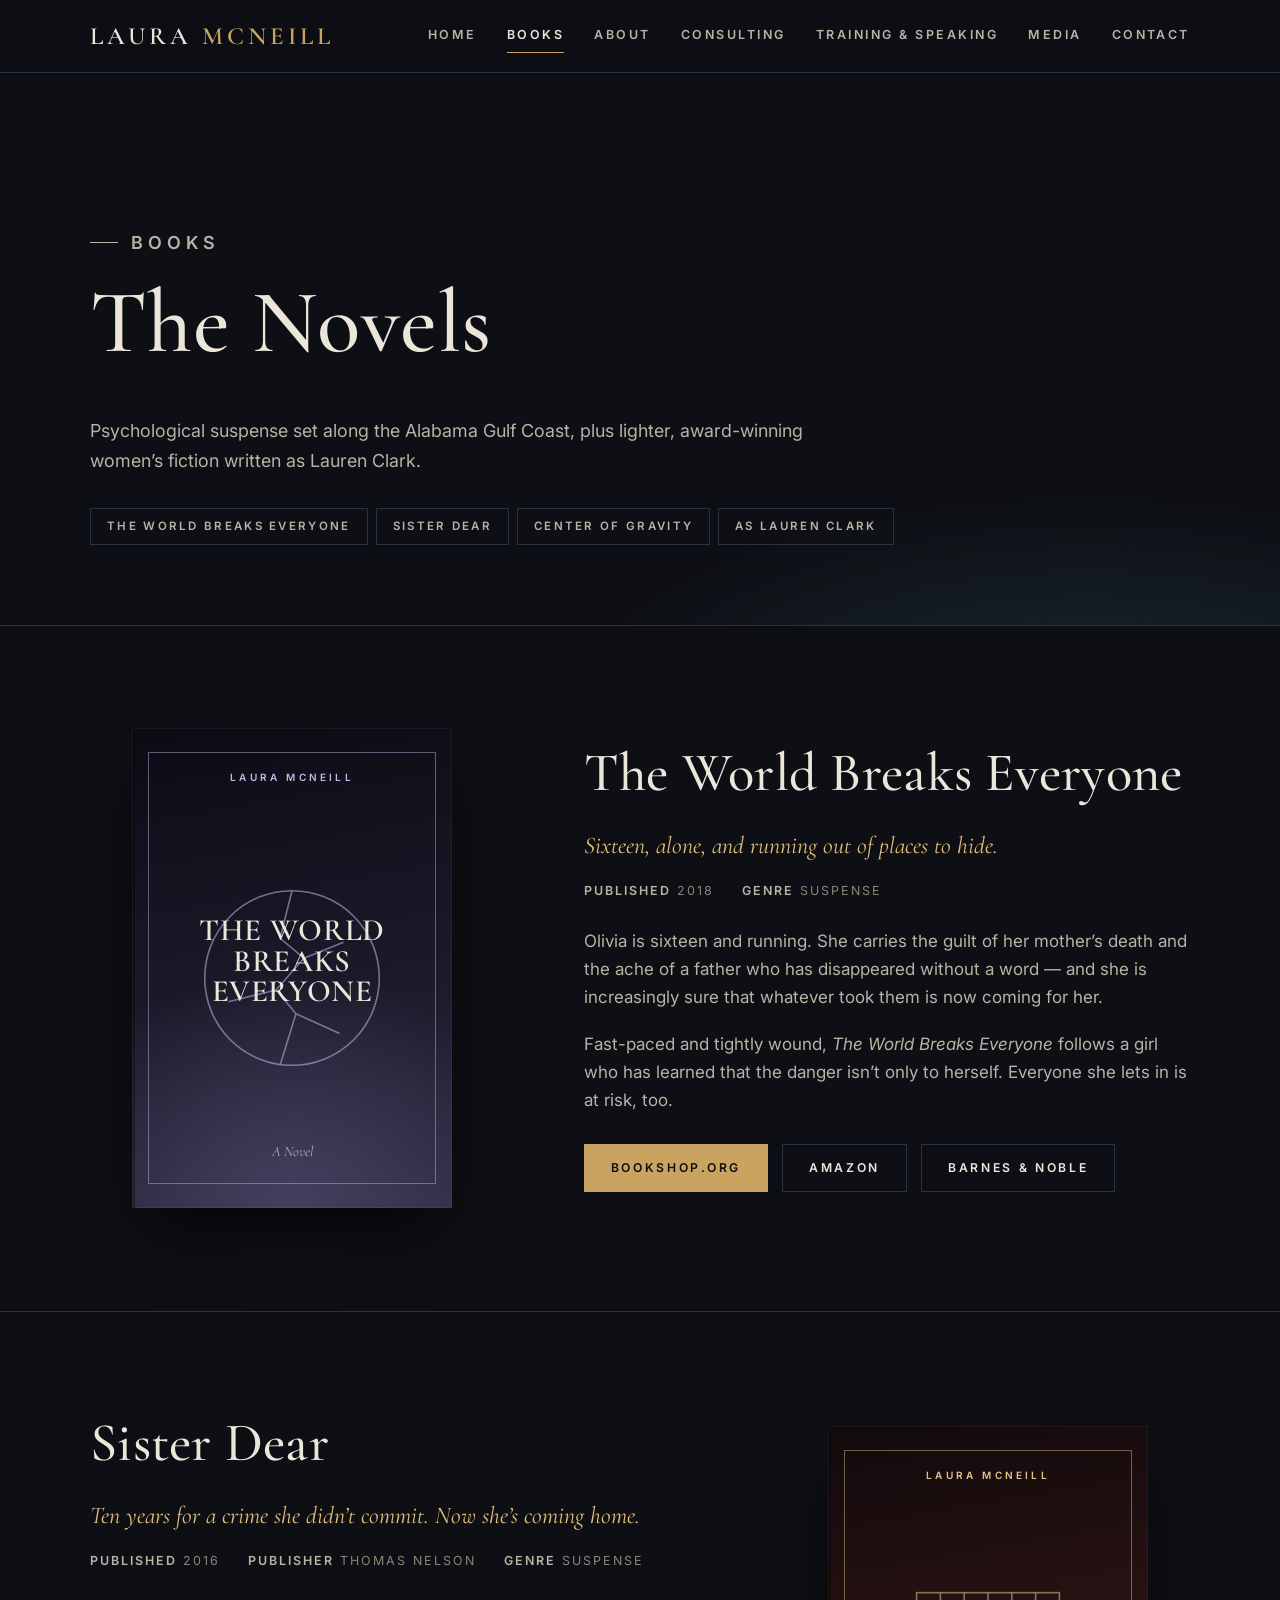
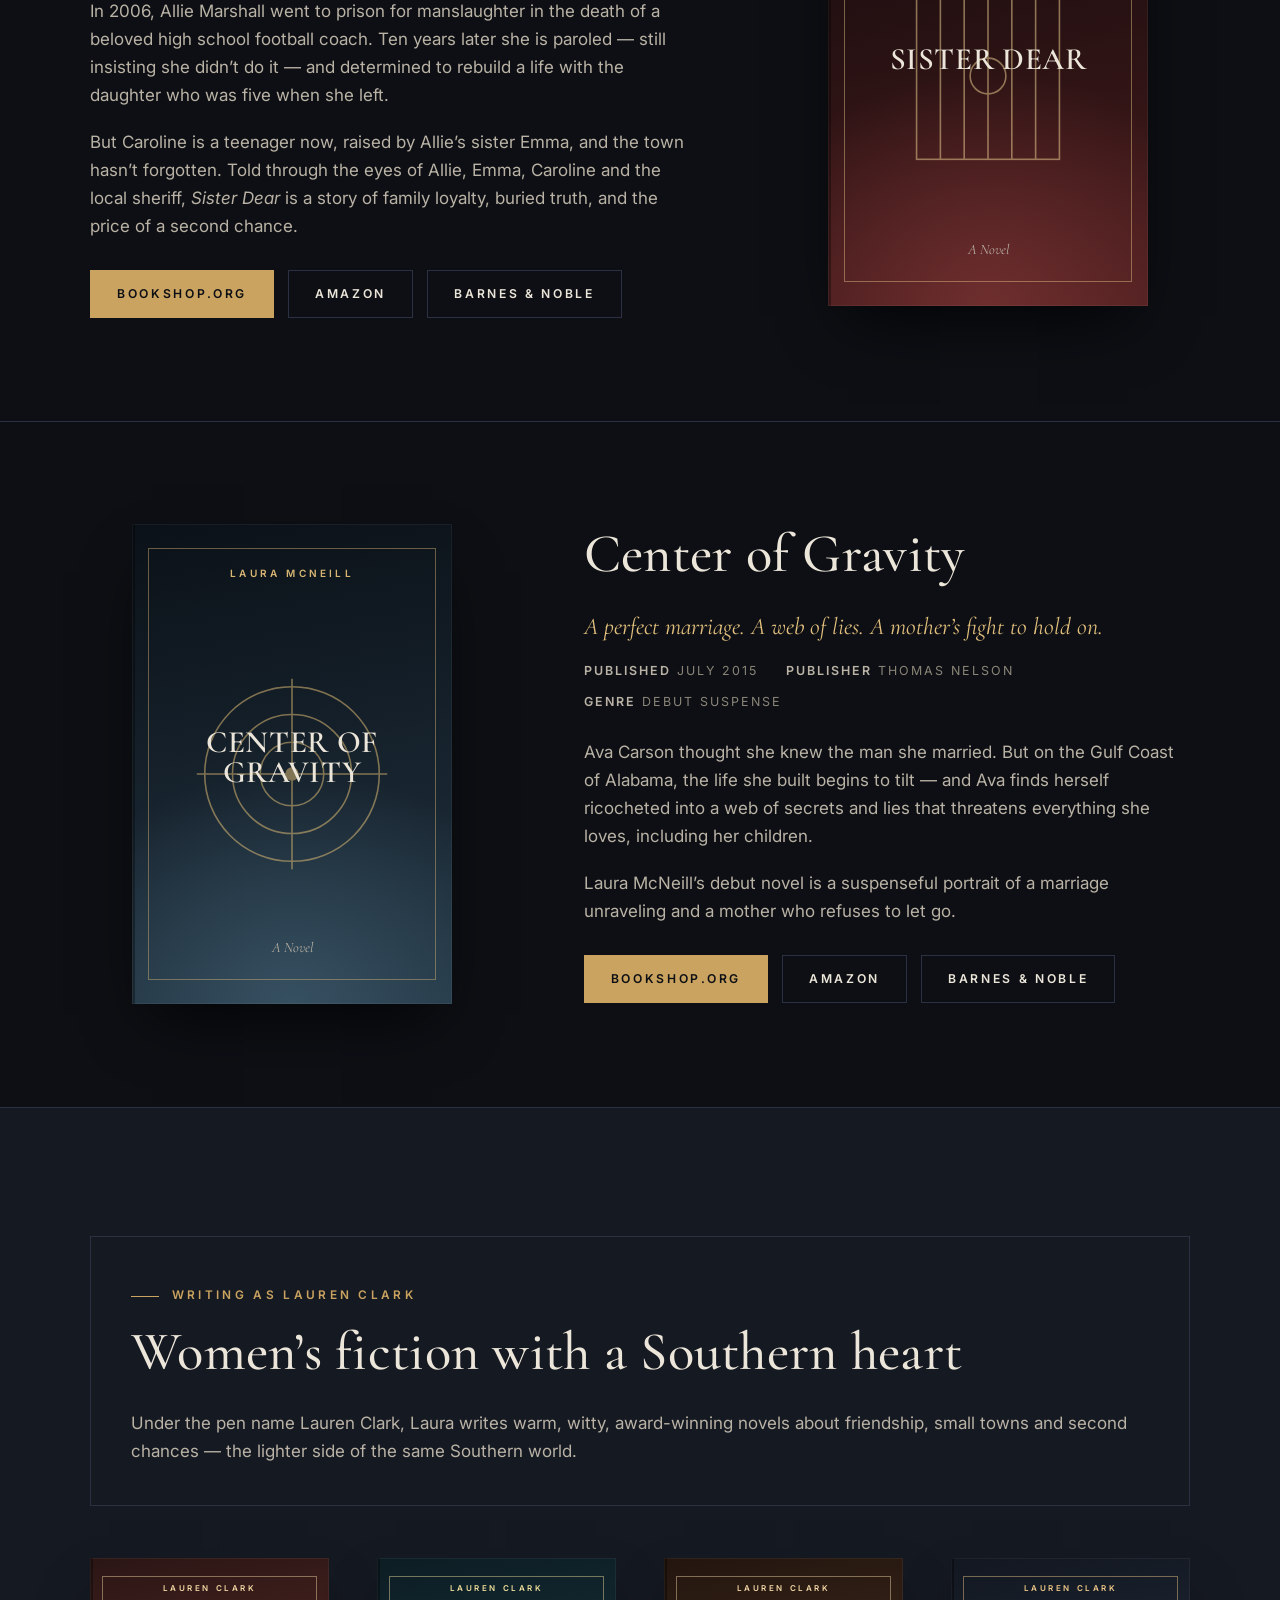
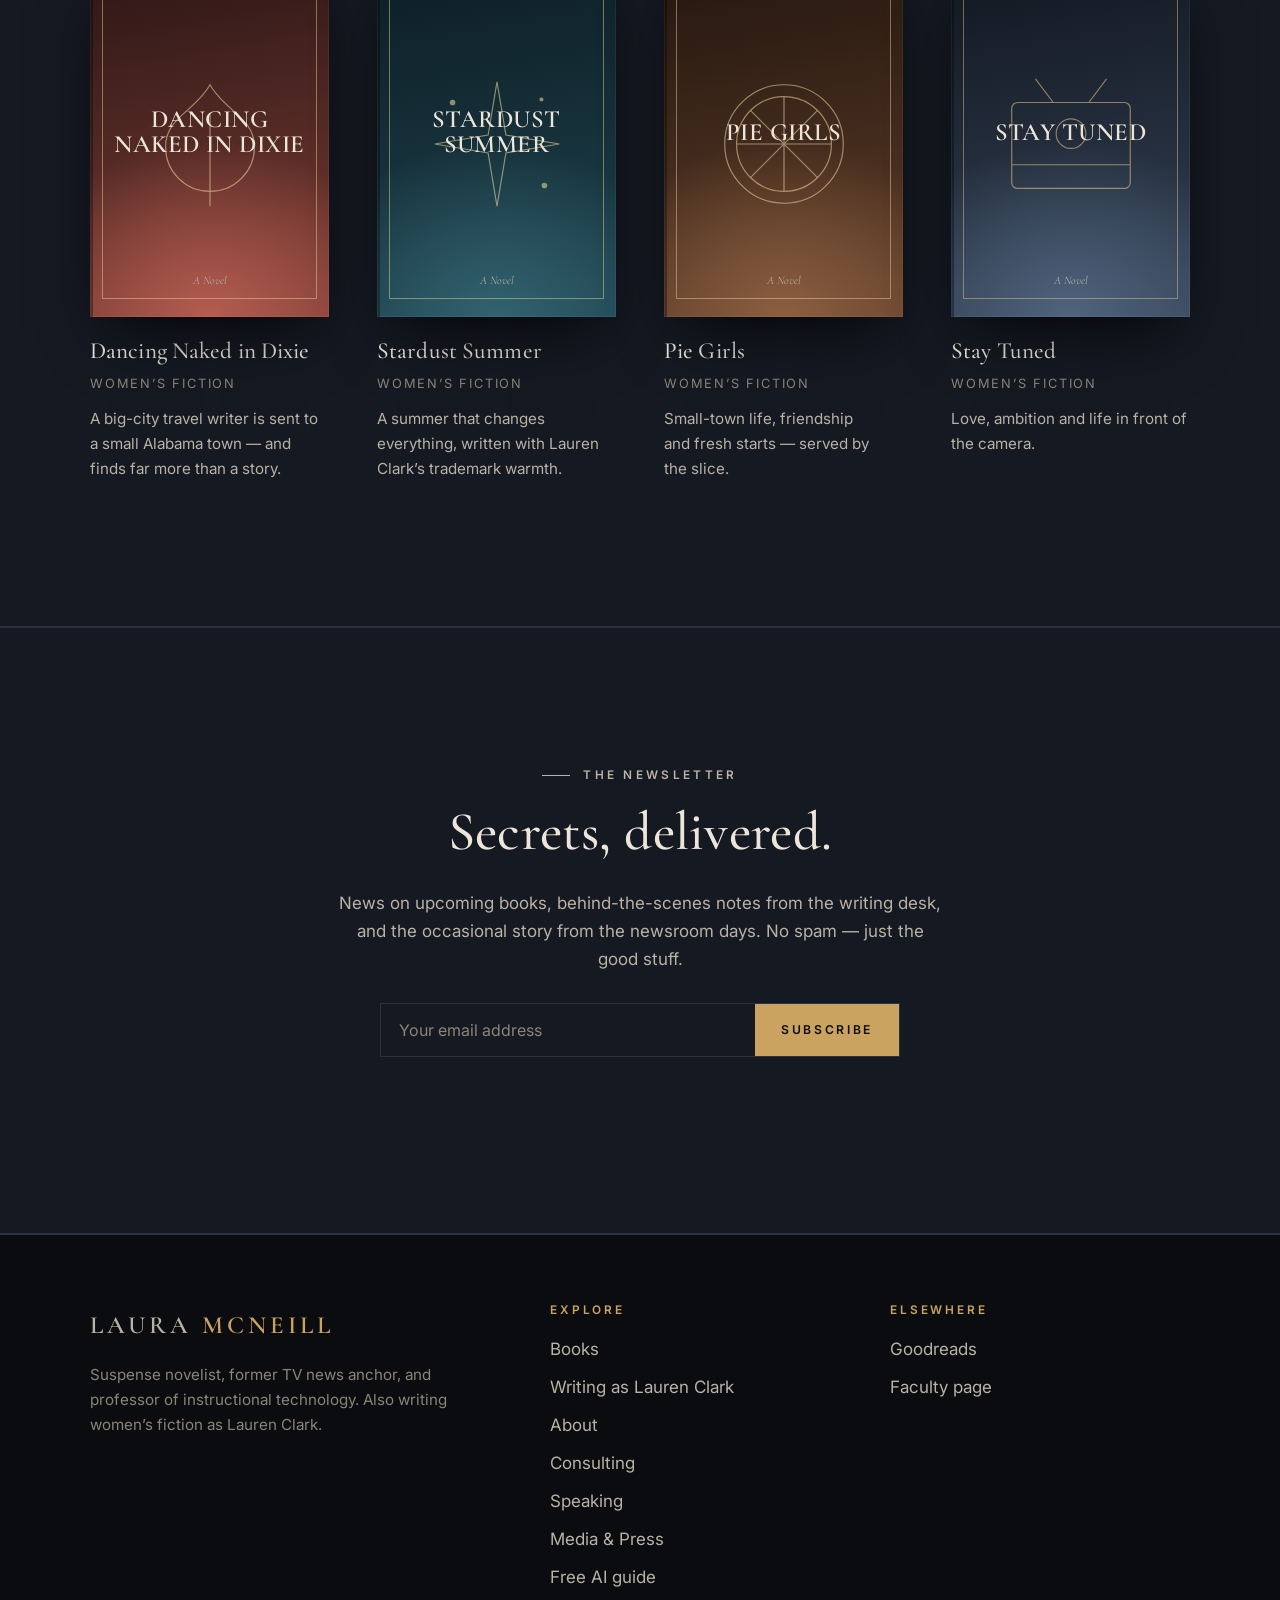
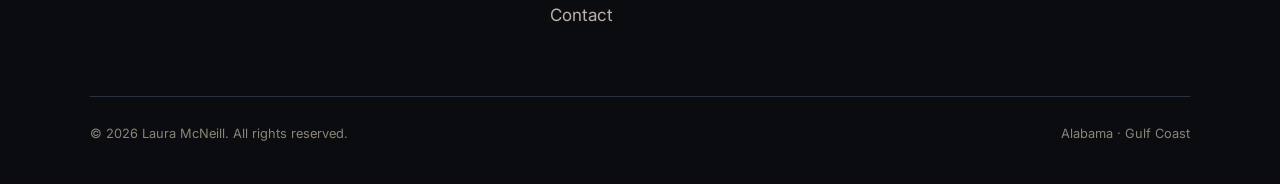
<file: books.html>
<!doctype html>
<html lang="en" class="no-js">
<head>
<meta charset="utf-8">
<meta name="viewport" content="width=device-width, initial-scale=1">
<title>Books — Laura McNeill</title>
<meta name="description" content="Novels by Laura McNeill, plus women's fiction written as Lauren Clark.">
<meta property="og:title" content="Books — Laura McNeill">
<meta property="og:description" content="Novels by Laura McNeill, plus women's fiction written as Lauren Clark.">
<meta name="theme-color" content="#0d0f14">
<link rel="icon" href="assets/favicon.svg" type="image/svg+xml">
<link rel="preconnect" href="https://fonts.googleapis.com">
<link rel="preconnect" href="https://fonts.gstatic.com" crossorigin>
<link href="https://fonts.googleapis.com/css2?family=Cormorant+Garamond:ital,wght@0,400;0,500;0,600;1,400;1,500&family=Inter:wght@400;500;600&display=swap" rel="stylesheet">
<link rel="stylesheet" href="assets/style.css">
</head>
<body>
<a class="skip" href="#main">Skip to content</a>
<header class="site-header">
  <div class="wrap">
    <a class="wordmark" href="index.html">Laura <span>McNeill</span></a>
    <button class="menu-btn" aria-expanded="false" aria-controls="site-nav">Menu</button>
    <nav class="nav" id="site-nav" aria-label="Main">
<a href="index.html">Home</a>
<a href="books.html" aria-current="page">Books</a>
<a href="about.html">About</a>
<a href="consulting.html">Consulting</a>
<a href="speaking.html">Training &amp; Speaking</a>
<a href="media.html">Media</a>
<a href="contact.html">Contact</a>
    </nav>
  </div>
</header>
<main id="main">

<header class="page-hero">
  <div class="wrap">
    <p class="eyebrow">Books</p>
    <h1>The Novels</h1>
    <p>Psychological suspense set along the Alabama Gulf Coast, plus lighter, award-winning women&rsquo;s fiction written as Lauren Clark.</p>
    <nav class="tabs" aria-label="Jump to book">
      <a href="#the-world-breaks-everyone">The World Breaks Everyone</a>
      <a href="#sister-dear">Sister Dear</a>
      <a href="#center-of-gravity">Center of Gravity</a>
      <a href="#lauren-clark">As Lauren Clark</a>
    </nav>
  </div>
</header>

<article class="book-detail" id="the-world-breaks-everyone">
  <div class="wrap split">
    <div class="reveal"><div class="cover breaks" role="img" aria-label="The World Breaks Everyone by Laura McNeill">
  <span class="c-author">Laura McNeill</span>
  <svg class="motif" viewBox="0 0 100 100" fill="none" stroke="currentColor" stroke-width=".8"><circle cx="50" cy="50" r="44"/><path d="M50 6 44 30l12 10-14 16 10 12-8 26"/><path d="M56 40l20-8M42 56 18 62M52 68l22 10"/></svg>
  <span class="c-title">The World Breaks Everyone</span>
  <span class="c-kicker">A Novel</span>
</div></div>
    <div class="reveal">
      <h2>The World Breaks Everyone</h2>
      <p class="tagline">Sixteen, alone, and running out of places to hide.</p>
      <ul class="facts"><li><strong>Published</strong> 2018</li><li><strong>Genre</strong> Suspense</li></ul>
      <p>Olivia is sixteen and running. She carries the guilt of her mother&rsquo;s death and the ache of a father who has disappeared without a word &mdash; and she is increasingly sure that whatever took them is now coming for her.</p><p>Fast-paced and tightly wound, <em>The World Breaks Everyone</em> follows a girl who has learned that the danger isn&rsquo;t only to herself. Everyone she lets in is at risk, too.</p>
      <div class="btn-row">
  <a class="btn" href="https://bookshop.org/search?keywords=The+World+Breaks+Everyone+Laura+McNeill" rel="noopener" target="_blank">Bookshop.org</a>
  <a class="btn ghost" href="https://www.amazon.com/s?k=The+World+Breaks+Everyone+Laura+McNeill" rel="noopener" target="_blank">Amazon</a>
  <a class="btn ghost" href="https://www.barnesandnoble.com/s/The+World+Breaks+Everyone+Laura+McNeill" rel="noopener" target="_blank">Barnes &amp; Noble</a>
</div>
    </div>
  </div>
</article>

<article class="book-detail" id="sister-dear">
  <div class="wrap split reverse">
    <div class="reveal"><div class="cover sister" role="img" aria-label="Sister Dear by Laura McNeill">
  <span class="c-author">Laura McNeill</span>
  <svg class="motif" viewBox="0 0 100 100" fill="none" stroke="currentColor" stroke-width=".8"><rect x="14" y="8" width="72" height="84"/><path d="M26 8v84M38 8v84M50 8v84M62 8v84M74 8v84"/><circle cx="50" cy="50" r="9"/></svg>
  <span class="c-title">Sister Dear</span>
  <span class="c-kicker">A Novel</span>
</div></div>
    <div class="reveal">
      <h2>Sister Dear</h2>
      <p class="tagline">Ten years for a crime she didn&rsquo;t commit. Now she&rsquo;s coming home.</p>
      <ul class="facts"><li><strong>Published</strong> 2016</li><li><strong>Publisher</strong> Thomas Nelson</li><li><strong>Genre</strong> Suspense</li></ul>
      <p>In 2006, Allie Marshall went to prison for manslaughter in the death of a beloved high school football coach. Ten years later she is paroled &mdash; still insisting she didn&rsquo;t do it &mdash; and determined to rebuild a life with the daughter who was five when she left.</p><p>But Caroline is a teenager now, raised by Allie&rsquo;s sister Emma, and the town hasn&rsquo;t forgotten. Told through the eyes of Allie, Emma, Caroline and the local sheriff, <em>Sister Dear</em> is a story of family loyalty, buried truth, and the price of a second chance.</p>
      <div class="btn-row">
  <a class="btn" href="https://bookshop.org/search?keywords=Sister+Dear+Laura+McNeill" rel="noopener" target="_blank">Bookshop.org</a>
  <a class="btn ghost" href="https://www.amazon.com/s?k=Sister+Dear+Laura+McNeill" rel="noopener" target="_blank">Amazon</a>
  <a class="btn ghost" href="https://www.barnesandnoble.com/s/Sister+Dear+Laura+McNeill" rel="noopener" target="_blank">Barnes &amp; Noble</a>
</div>
    </div>
  </div>
</article>

<article class="book-detail" id="center-of-gravity">
  <div class="wrap split">
    <div class="reveal"><div class="cover gravity" role="img" aria-label="Center of Gravity by Laura McNeill">
  <span class="c-author">Laura McNeill</span>
  <svg class="motif" viewBox="0 0 100 100" fill="none" stroke="currentColor" stroke-width=".8"><circle cx="50" cy="50" r="44"/><circle cx="50" cy="50" r="30"/><circle cx="50" cy="50" r="16"/><circle cx="50" cy="50" r="3" fill="currentColor"/><path d="M50 2v96M2 50h96"/></svg>
  <span class="c-title">Center of Gravity</span>
  <span class="c-kicker">A Novel</span>
</div></div>
    <div class="reveal">
      <h2>Center of Gravity</h2>
      <p class="tagline">A perfect marriage. A web of lies. A mother&rsquo;s fight to hold on.</p>
      <ul class="facts"><li><strong>Published</strong> July 2015</li><li><strong>Publisher</strong> Thomas Nelson</li><li><strong>Genre</strong> Debut suspense</li></ul>
      <p>Ava Carson thought she knew the man she married. But on the Gulf Coast of Alabama, the life she built begins to tilt &mdash; and Ava finds herself ricocheted into a web of secrets and lies that threatens everything she loves, including her children.</p><p>Laura McNeill&rsquo;s debut novel is a suspenseful portrait of a marriage unraveling and a mother who refuses to let go.</p>
      <div class="btn-row">
  <a class="btn" href="https://bookshop.org/search?keywords=Center+of+Gravity+Laura+McNeill" rel="noopener" target="_blank">Bookshop.org</a>
  <a class="btn ghost" href="https://www.amazon.com/s?k=Center+of+Gravity+Laura+McNeill" rel="noopener" target="_blank">Amazon</a>
  <a class="btn ghost" href="https://www.barnesandnoble.com/s/Center+of+Gravity+Laura+McNeill" rel="noopener" target="_blank">Barnes &amp; Noble</a>
</div>
    </div>
  </div>
</article>

<section class="section-alt" id="lauren-clark">
  <div class="wrap">
    <div class="pen-name-note reveal">
      <p class="eyebrow">Writing as Lauren Clark</p>
      <h2>Women&rsquo;s fiction with a Southern heart</h2>
      <p style="color:var(--paper-dim)">Under the pen name Lauren Clark, Laura writes warm, witty, award-winning novels about friendship, small towns and second chances &mdash; the lighter side of the same Southern world.</p>
    </div>
    <div class="book-grid">
      <div class="book-card reveal" id="dancing-naked-in-dixie"><div class="cover dixie" role="img" aria-label="Dancing Naked in Dixie by Lauren Clark">
  <span class="c-author">Lauren Clark</span>
  <svg class="motif" viewBox="0 0 100 100" fill="none" stroke="currentColor" stroke-width=".8"><path d="M50 10c10 18 30 22 30 42a30 30 0 0 1-60 0c0-20 20-24 30-42Z"/><path d="M50 30v62"/></svg>
  <span class="c-title">Dancing Naked in Dixie</span>
  <span class="c-kicker">A Novel</span>
</div><h3>Dancing Naked in Dixie</h3><span class="meta">Women&rsquo;s fiction</span><p style="color:var(--paper-dim);font-size:.95rem;margin-top:10px">A big-city travel writer is sent to a small Alabama town &mdash; and finds far more than a story.</p></div>
      <div class="book-card reveal" id="stardust-summer"><div class="cover stardust" role="img" aria-label="Stardust Summer by Lauren Clark">
  <span class="c-author">Lauren Clark</span>
  <svg class="motif" viewBox="0 0 100 100" fill="none" stroke="currentColor" stroke-width=".8"><path d="M50 8l6 36 36 6-36 6-6 36-6-36-36-6 36-6Z"/><circle cx="20" cy="22" r="1.5" fill="currentColor"/><circle cx="82" cy="78" r="1.5" fill="currentColor"/><circle cx="80" cy="20" r="1" fill="currentColor"/></svg>
  <span class="c-title">Stardust Summer</span>
  <span class="c-kicker">A Novel</span>
</div><h3>Stardust Summer</h3><span class="meta">Women&rsquo;s fiction</span><p style="color:var(--paper-dim);font-size:.95rem;margin-top:10px">A summer that changes everything, written with Lauren Clark&rsquo;s trademark warmth.</p></div>
      <div class="book-card reveal" id="pie-girls"><div class="cover pie" role="img" aria-label="Pie Girls by Lauren Clark">
  <span class="c-author">Lauren Clark</span>
  <svg class="motif" viewBox="0 0 100 100" fill="none" stroke="currentColor" stroke-width=".8"><circle cx="50" cy="50" r="40"/><circle cx="50" cy="50" r="32"/><path d="M50 18v64M18 50h64M27 27l46 46M73 27 27 73"/></svg>
  <span class="c-title">Pie Girls</span>
  <span class="c-kicker">A Novel</span>
</div><h3>Pie Girls</h3><span class="meta">Women&rsquo;s fiction</span><p style="color:var(--paper-dim);font-size:.95rem;margin-top:10px">Small-town life, friendship and fresh starts &mdash; served by the slice.</p></div>
      <div class="book-card reveal" id="stay-tuned"><div class="cover tuned" role="img" aria-label="Stay Tuned by Lauren Clark">
  <span class="c-author">Lauren Clark</span>
  <svg class="motif" viewBox="0 0 100 100" fill="none" stroke="currentColor" stroke-width=".8"><rect x="10" y="22" width="80" height="58" rx="4"/><path d="M38 22 26 6M62 22l12-16M10 64h80"/><circle cx="50" cy="43" r="10"/></svg>
  <span class="c-title">Stay Tuned</span>
  <span class="c-kicker">A Novel</span>
</div><h3>Stay Tuned</h3><span class="meta">Women&rsquo;s fiction</span><p style="color:var(--paper-dim);font-size:.95rem;margin-top:10px">Love, ambition and life in front of the camera.</p></div>
    </div>
  </div>
</section>

<section class="newsletter section-alt" id="newsletter">
  <div class="wrap reveal">
    <p class="eyebrow">The Newsletter</p>
    <h2>Secrets, delivered.</h2>
    <p>News on upcoming books, behind-the-scenes notes from the writing desk, and the occasional story from the newsroom days. No spam &mdash; just the good stuff.</p>
    <form class="signup" data-endpoint="" novalidate>
      <label for="nl-email" class="skip">Email address</label>
      <input id="nl-email" type="email" name="email" placeholder="Your email address" required autocomplete="email">
      <button class="btn" type="submit">Subscribe</button>
    </form>
    <p class="form-note" role="status" aria-live="polite"></p>
  </div>
</section>

</main>
<footer class="site-footer">
  <div class="wrap">
    <div class="footer-top">
      <div>
        <a class="wordmark" href="index.html">Laura <span>McNeill</span></a>
        <p style="margin-top:16px">Suspense novelist, former TV news anchor, and professor of instructional technology. Also writing women&rsquo;s fiction as Lauren Clark.</p>
      </div>
      <div>
        <h4>Explore</h4>
        <ul>
          <li><a href="books.html">Books</a></li>
          <li><a href="books.html#lauren-clark">Writing as Lauren Clark</a></li>
          <li><a href="about.html">About</a></li>
          <li><a href="consulting.html">Consulting</a></li>
          <li><a href="speaking.html">Speaking</a></li>
          <li><a href="media.html">Media &amp; Press</a></li>
          <li><a href="ai-questions.html">Free AI guide</a></li>
          <li><a href="contact.html">Contact</a></li>
        </ul>
      </div>
      <div>
        <h4>Elsewhere</h4>
        <ul>
          <li><a href="https://www.goodreads.com/author/show/5280308.Laura_McNeill" rel="noopener" target="_blank">Goodreads</a></li>
          <li><a href="https://sites.ua.edu/lmcneill" rel="noopener" target="_blank">Faculty page</a></li>
        </ul>
      </div>
    </div>
    <div class="footer-bottom">
      <span>&copy; <span id="year">2026</span> Laura McNeill. All rights reserved.</span>
      <span>Alabama &middot; Gulf Coast</span>
    </div>
  </div>
</footer>
<script src="assets/site.js"></script>
</body>
</html>
</file>
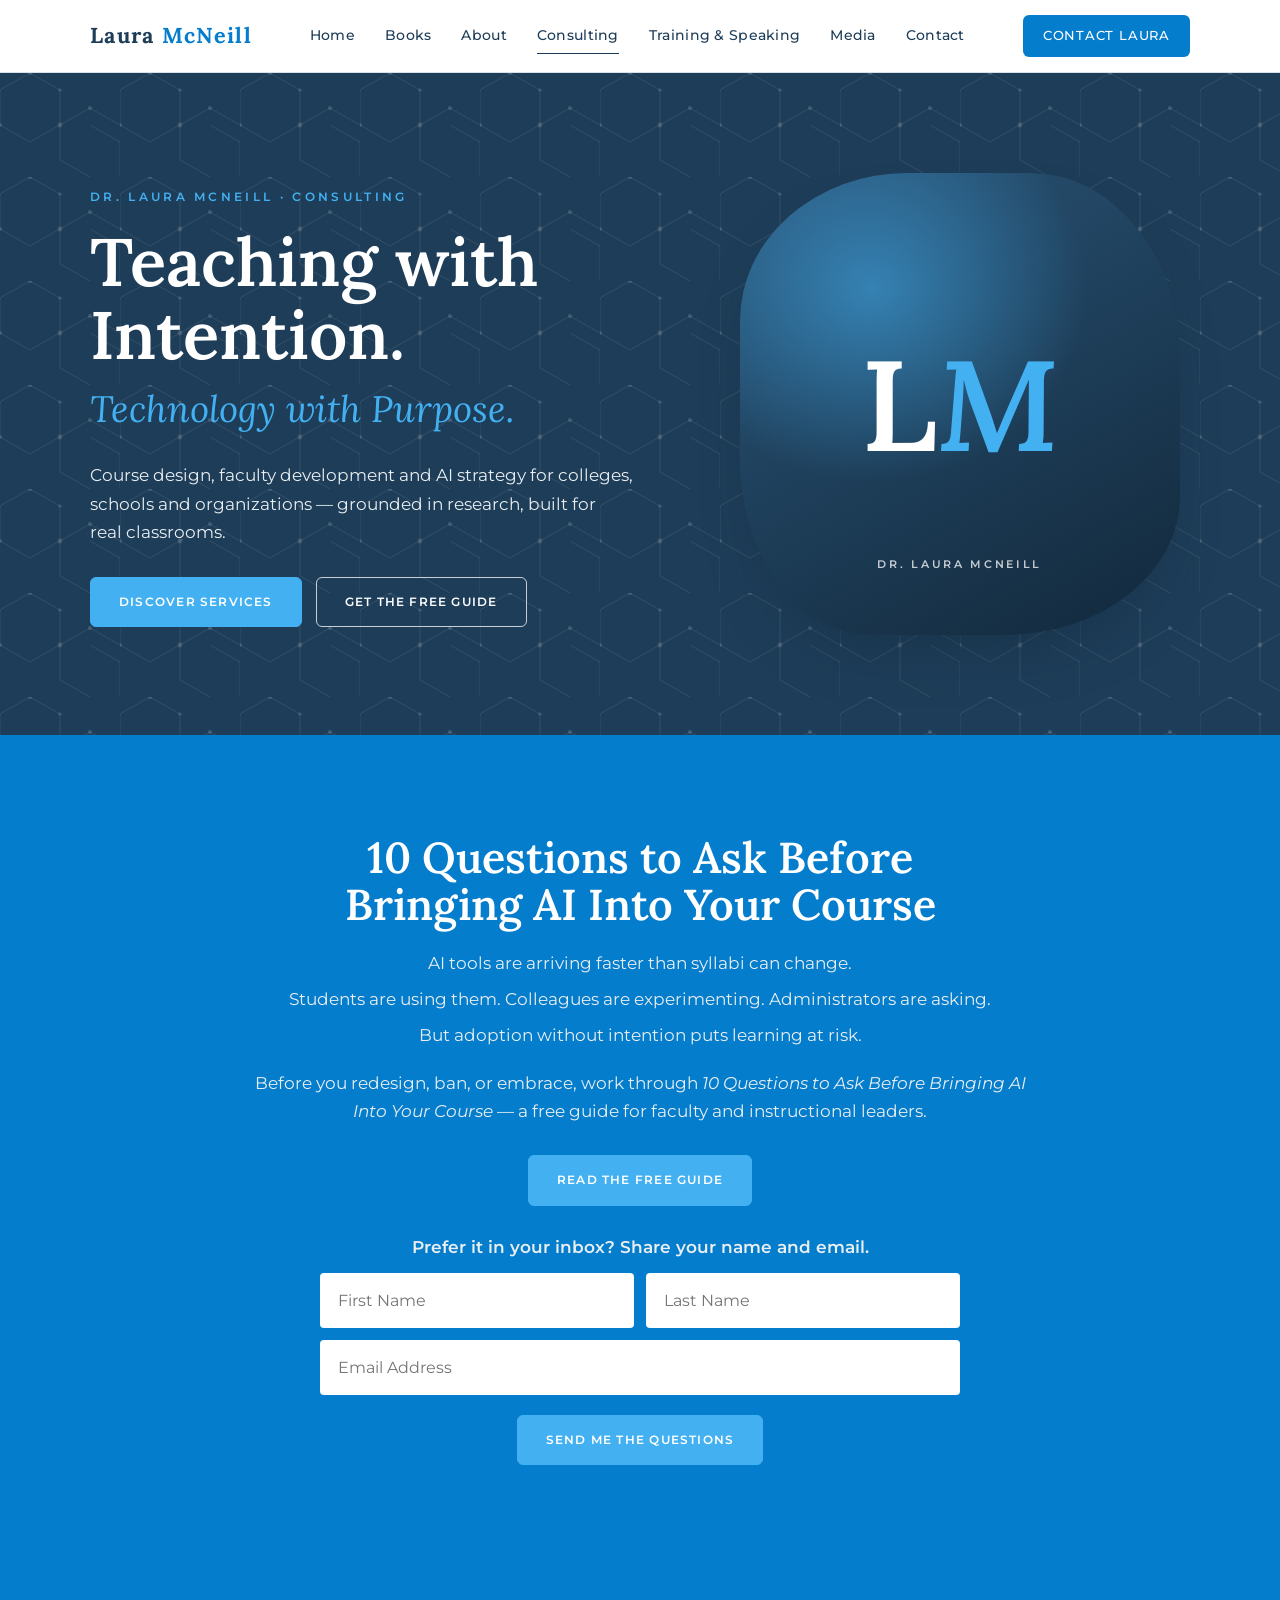
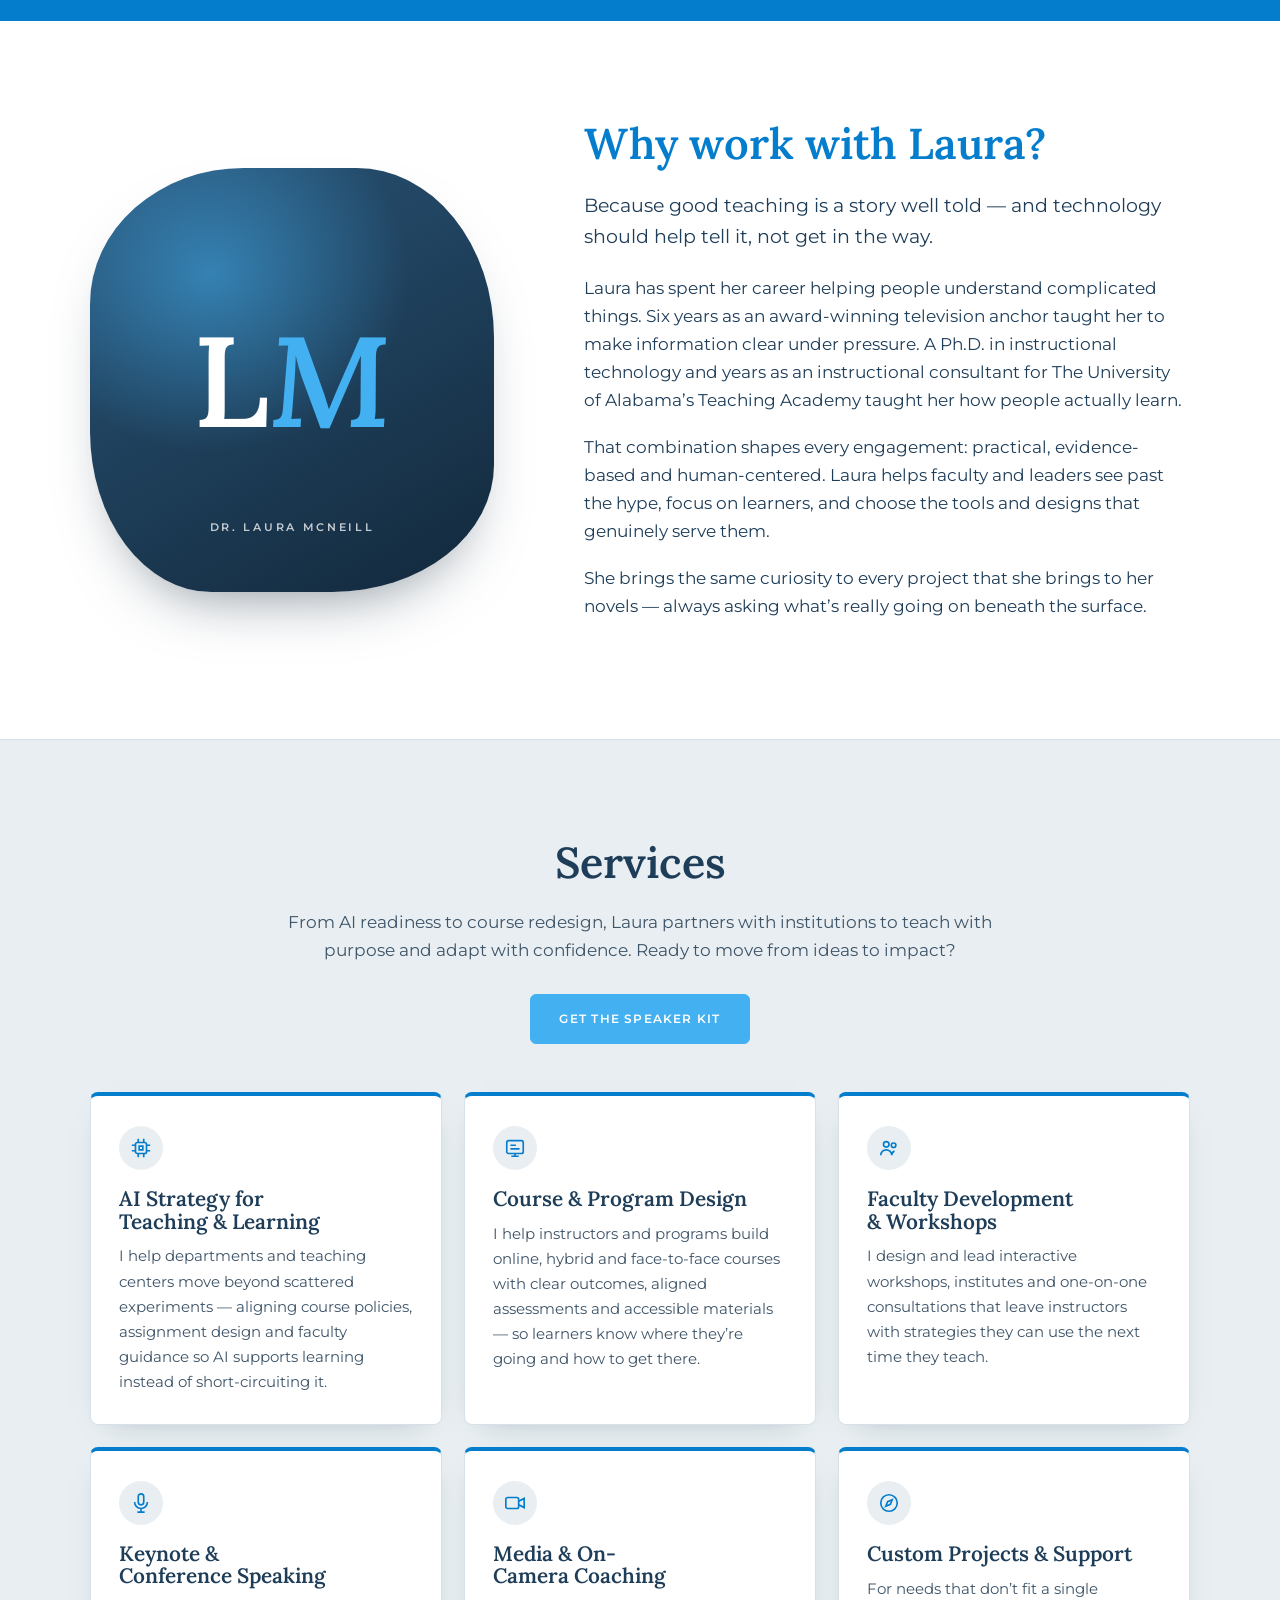
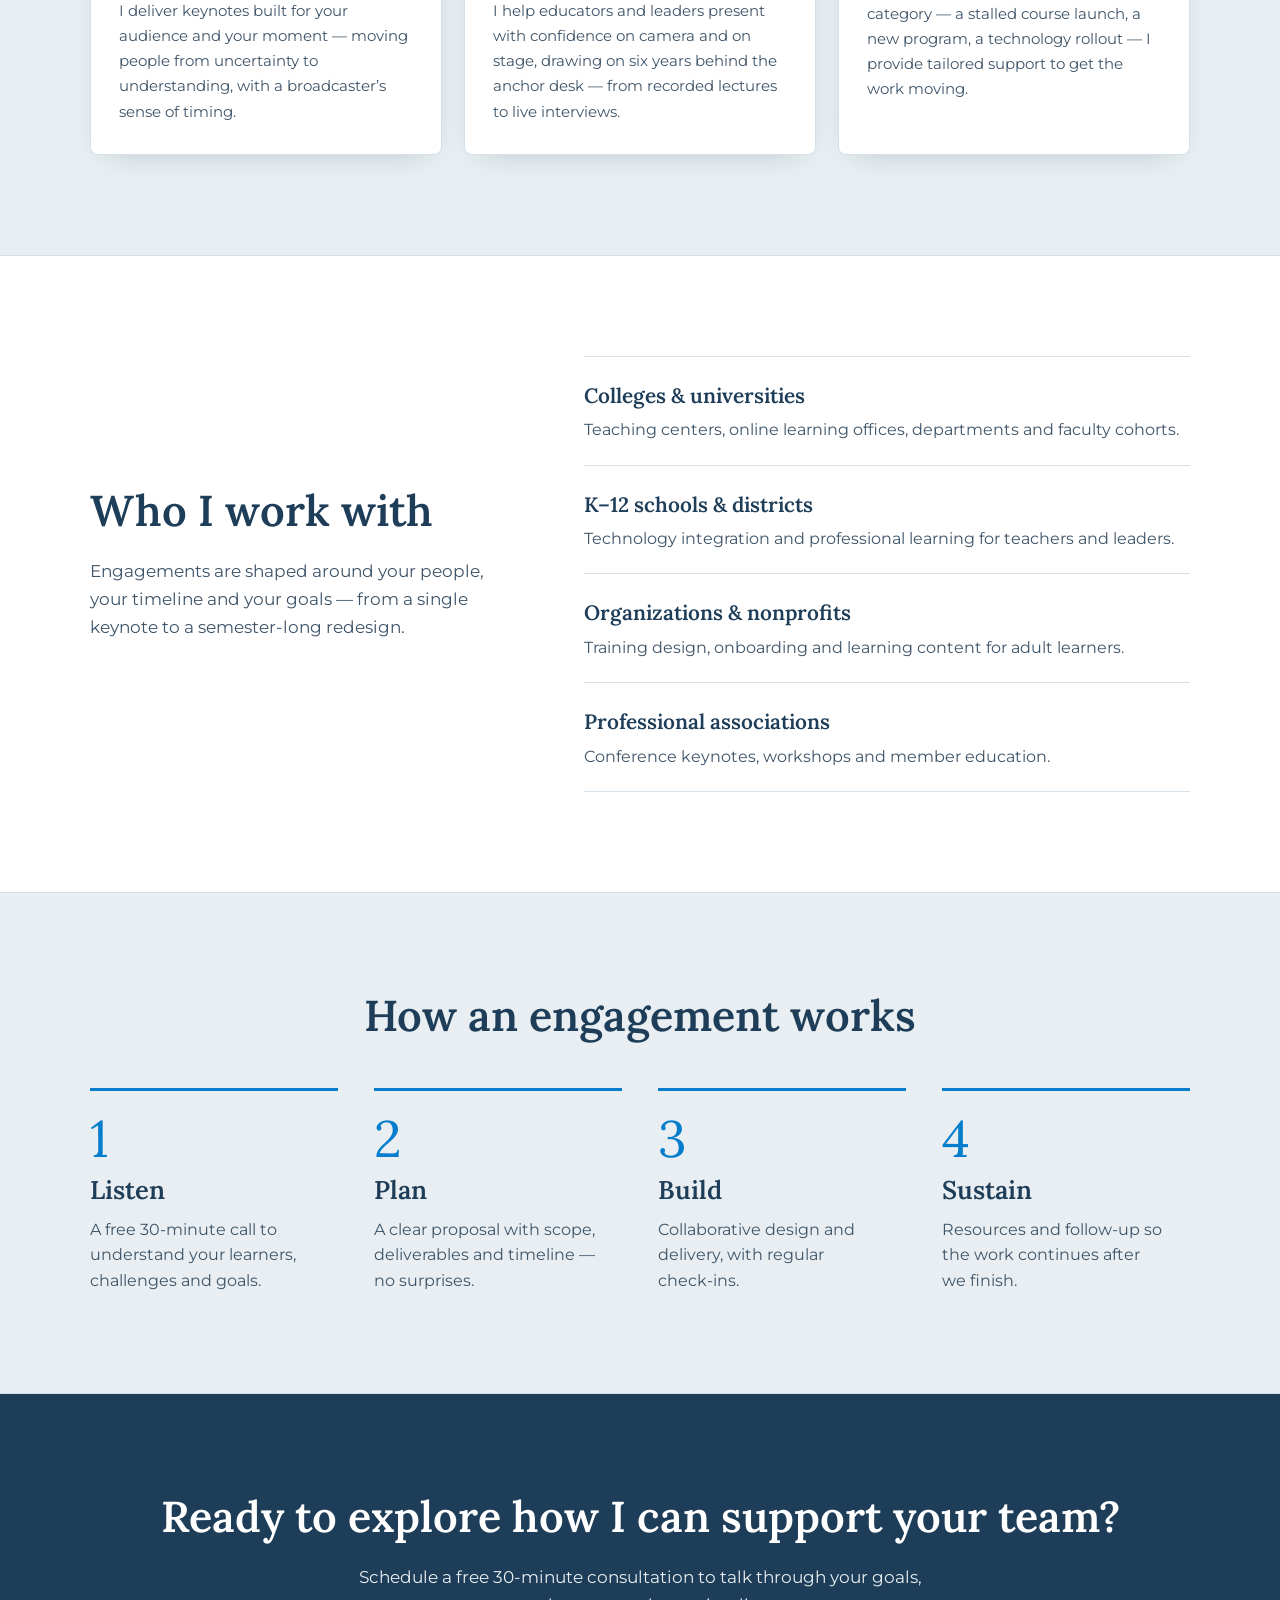
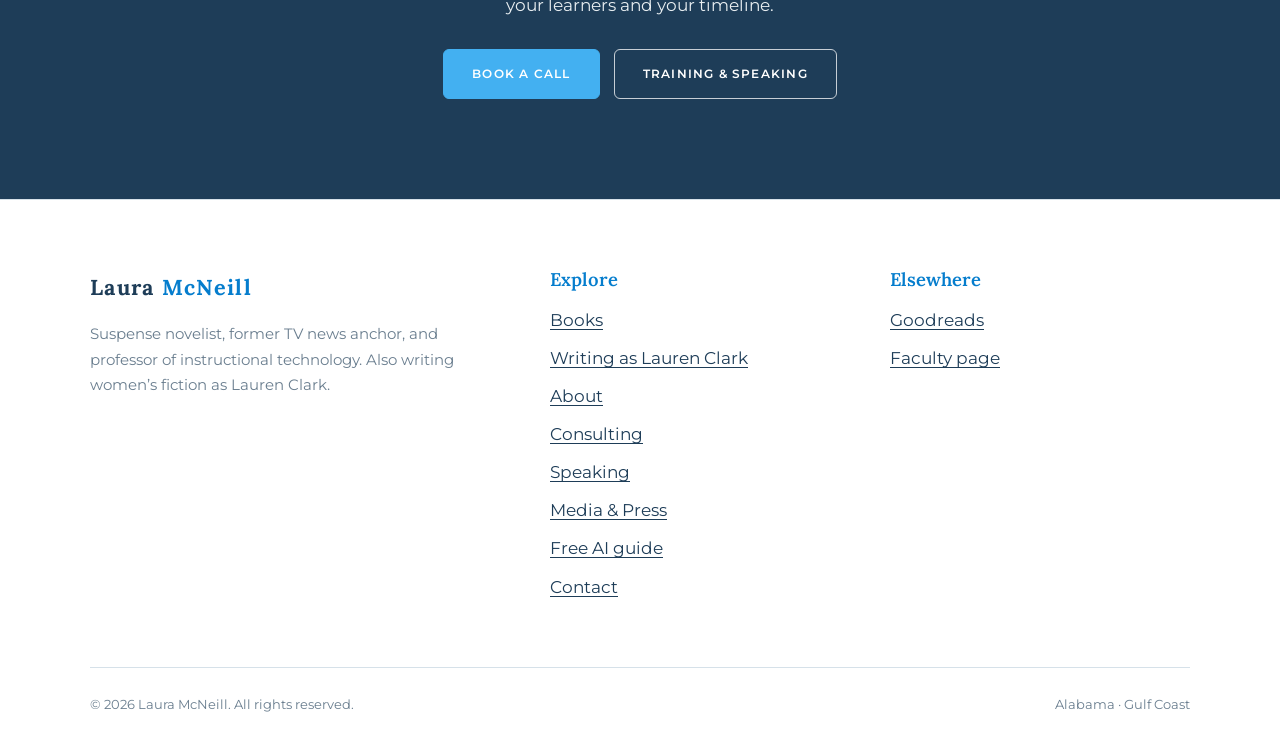
<file: consulting.html>
<!doctype html>
<html lang="en" class="no-js">
<head>
<meta charset="utf-8">
<meta name="viewport" content="width=device-width, initial-scale=1">
<title>Consulting — Dr. Laura McNeill</title>
<meta name="description" content="Instructional design, faculty development, AI and educational technology consulting, and speaking from Dr. Laura McNeill.">
<meta property="og:title" content="Consulting — Dr. Laura McNeill">
<meta property="og:description" content="Instructional design, faculty development, AI and educational technology consulting, and speaking from Dr. Laura McNeill.">
<meta name="theme-color" content="#1e3d58">
<link rel="icon" href="assets/favicon.svg" type="image/svg+xml">
<link rel="preconnect" href="https://fonts.googleapis.com">
<link rel="preconnect" href="https://fonts.gstatic.com" crossorigin>
<link href="https://fonts.googleapis.com/css2?family=Cormorant+Garamond:ital,wght@0,400;0,500;0,600;1,400;1,500&family=Inter:wght@400;500;600&family=Lora:ital,wght@0,500;0,600;0,700;1,500&family=Montserrat:wght@400;500;600&display=swap" rel="stylesheet">
<link rel="stylesheet" href="assets/style.css">
<link rel="stylesheet" href="assets/pro.css">
</head>
<body class="pro">
<a class="skip" href="#main">Skip to content</a>
<header class="site-header">
  <div class="wrap">
    <a class="wordmark" href="index.html">Laura <span>McNeill</span></a>
    <button class="menu-btn" aria-expanded="false" aria-controls="site-nav">Menu</button>
    <nav class="nav" id="site-nav" aria-label="Main">
<a href="index.html">Home</a>
<a href="books.html">Books</a>
<a href="about.html">About</a>
<a href="consulting.html" aria-current="page">Consulting</a>
<a href="speaking.html">Training &amp; Speaking</a>
<a href="media.html">Media</a>
<a href="contact.html">Contact</a>
    </nav>
    <a class="nav-cta" href="contact.html">Contact Laura</a>
  </div>
</header>
<main id="main">

<section class="pro-hero on-dark">
  <div class="wrap">
    <div class="reveal">
      <p class="eyebrow">Dr. Laura McNeill &middot; Consulting</p>
      <h1>Teaching with Intention.</h1>
      <p class="sub">Technology with Purpose.</p>
      <p class="lede">Course design, faculty development and AI strategy for colleges, schools and organizations &mdash; grounded in research, built for real classrooms.</p>
      <div class="btn-row">
        <a class="btn" href="#services">Discover services</a>
        <a class="btn ghost" href="ai-questions.html">Get the free guide</a>
      </div>
    </div>
    <div class="reveal"><div class="blob"><span class="mono">L<i>M</i></span><span class="cap">Dr. Laura McNeill</span></div></div>
  </div>
</section>

<section class="band-blue on-dark magnet" id="guide">
  <div class="wrap reveal">
    <h2>10 Questions to Ask Before Bringing AI Into Your Course</h2>
    <div class="stack">
      <p>AI tools are arriving faster than syllabi can change.</p>
      <p>Students are using them. Colleagues are experimenting. Administrators are asking.</p>
      <p>But adoption without intention puts learning at risk.</p>
    </div>
    <p style="margin-top:1.2em">Before you redesign, ban, or embrace, work through <em>10 Questions to Ask Before Bringing AI Into Your Course</em> &mdash; a free guide for faculty and instructional leaders.</p>
    <div class="btn-row" style="justify-content:center"><a class="btn" href="ai-questions.html">Read the free guide</a></div>
    <form class="magnet-form" data-endpoint="" novalidate>
      <p style="grid-column:1/-1;margin:0;font-weight:600">Prefer it in your inbox? Share your name and email.</p>
      <label class="skip" for="g-first">First name</label><input id="g-first" name="first_name" placeholder="First Name" autocomplete="given-name">
      <label class="skip" for="g-last">Last name</label><input id="g-last" name="last_name" placeholder="Last Name" autocomplete="family-name">
      <label class="skip" for="g-email">Email</label><input id="g-email" type="email" name="email" placeholder="Email Address" required autocomplete="email">
      <button class="btn" type="submit">Send me the questions</button>
    </form>
    <p class="form-note" role="status" aria-live="polite"></p>
  </div>
</section>

<section>
  <div class="wrap split">
    <div class="reveal"><div class="blob"><span class="mono">L<i>M</i></span><span class="cap">Dr. Laura McNeill</span></div></div>
    <div class="reveal">
      <h2 style="color:var(--blue)">Why work with Laura?</h2>
      <p style="font-size:1.2rem;color:var(--navy)">Because good teaching is a story well told &mdash; and technology should help tell it, not get in the way.</p>
      <p>Laura has spent her career helping people understand complicated things. Six years as an award-winning television anchor taught her to make information clear under pressure. A Ph.D. in instructional technology and years as an instructional consultant for The University of Alabama&rsquo;s Teaching Academy taught her how people actually learn.</p>
      <p>That combination shapes every engagement: practical, evidence-based and human-centered. Laura helps faculty and leaders see past the hype, focus on learners, and choose the tools and designs that genuinely serve them.</p>
      <p>She brings the same curiosity to every project that she brings to her novels &mdash; always asking what&rsquo;s really going on beneath the surface.</p>
    </div>
  </div>
</section>

<section class="section-alt" id="services" style="scroll-margin-top:72px">
  <div class="wrap">
    <div class="reveal" style="text-align:center;max-width:760px;margin:0 auto 48px">
      <h2>Services</h2>
      <p style="color:var(--paper-dim)">From AI readiness to course redesign, Laura partners with institutions to teach with purpose and adapt with confidence. Ready to move from ideas to impact?</p>
      <div class="btn-row" style="justify-content:center"><a class="btn" href="media.html">Get the speaker kit</a></div>
    </div>
    <div class="svc-grid">
      <article class="svc reveal"><div class="ico"><svg width="22" height="22" viewBox="0 0 24 24" fill="none" stroke="currentColor" stroke-width="1.8"><rect x="6" y="6" width="12" height="12" rx="2"/><path d="M9 2v4M15 2v4M9 18v4M15 18v4M2 9h4M2 15h4M18 9h4M18 15h4"/><path d="M10 10h4v4h-4z"/></svg></div><h3>AI Strategy for Teaching &amp; Learning</h3><p>I help departments and teaching centers move beyond scattered experiments &mdash; aligning course policies, assignment design and faculty guidance so AI supports learning instead of short-circuiting it.</p></article>
      <article class="svc reveal"><div class="ico"><svg width="22" height="22" viewBox="0 0 24 24" fill="none" stroke="currentColor" stroke-width="1.8"><rect x="3" y="4" width="18" height="14" rx="2"/><path d="M8 21h8M12 18v3M7 9h6M7 13h10"/></svg></div><h3>Course &amp; Program Design</h3><p>I help instructors and programs build online, hybrid and face-to-face courses with clear outcomes, aligned assessments and accessible materials &mdash; so learners know where they&rsquo;re going and how to get there.</p></article>
      <article class="svc reveal"><div class="ico"><svg width="22" height="22" viewBox="0 0 24 24" fill="none" stroke="currentColor" stroke-width="1.8"><circle cx="9" cy="8" r="3"/><circle cx="17" cy="9" r="2.5"/><path d="M3 20c0-3.3 2.7-6 6-6s6 2.7 6 6M15 20c0-2.2 1-4 3-4.6"/></svg></div><h3>Faculty Development &amp; Workshops</h3><p>I design and lead interactive workshops, institutes and one-on-one consultations that leave instructors with strategies they can use the next time they teach.</p></article>
      <article class="svc reveal"><div class="ico"><svg width="22" height="22" viewBox="0 0 24 24" fill="none" stroke="currentColor" stroke-width="1.8"><rect x="9" y="2" width="6" height="12" rx="3"/><path d="M5 11a7 7 0 0 0 14 0M12 18v4M8 22h8"/></svg></div><h3>Keynote &amp; Conference Speaking</h3><p>I deliver keynotes built for your audience and your moment &mdash; moving people from uncertainty to understanding, with a broadcaster&rsquo;s sense of timing.</p></article>
      <article class="svc reveal"><div class="ico"><svg width="22" height="22" viewBox="0 0 24 24" fill="none" stroke="currentColor" stroke-width="1.8"><rect x="2" y="6" width="14" height="12" rx="2"/><path d="m16 10 6-3v10l-6-3"/></svg></div><h3>Media &amp; On-Camera Coaching</h3><p>I help educators and leaders present with confidence on camera and on stage, drawing on six years behind the anchor desk &mdash; from recorded lectures to live interviews.</p></article>
      <article class="svc reveal"><div class="ico"><svg width="22" height="22" viewBox="0 0 24 24" fill="none" stroke="currentColor" stroke-width="1.8"><circle cx="12" cy="12" r="9"/><path d="m15.5 8.5-2 5-5 2 2-5z"/></svg></div><h3>Custom Projects &amp; Support</h3><p>For needs that don&rsquo;t fit a single category &mdash; a stalled course launch, a new program, a technology rollout &mdash; I provide tailored support to get the work moving.</p></article>
    </div>
  </div>
</section>

<section>
  <div class="wrap split">
    <div class="reveal">
      <h2>Who I work with</h2>
      <p style="color:var(--paper-dim)">Engagements are shaped around your people, your timeline and your goals &mdash; from a single keynote to a semester-long redesign.</p>
    </div>
    <ul class="audience reveal">
      <li><strong>Colleges &amp; universities</strong><span>Teaching centers, online learning offices, departments and faculty cohorts.</span></li>
      <li><strong>K&ndash;12 schools &amp; districts</strong><span>Technology integration and professional learning for teachers and leaders.</span></li>
      <li><strong>Organizations &amp; nonprofits</strong><span>Training design, onboarding and learning content for adult learners.</span></li>
      <li><strong>Professional associations</strong><span>Conference keynotes, workshops and member education.</span></li>
    </ul>
  </div>
</section>

<section class="section-alt">
  <div class="wrap">
    <h2 class="reveal" style="text-align:center;margin-bottom:48px">How an engagement works</h2>
    <ol class="steps reveal">
      <li><span class="step-n">1</span><h3>Listen</h3><p>A free 30-minute call to understand your learners, challenges and goals.</p></li>
      <li><span class="step-n">2</span><h3>Plan</h3><p>A clear proposal with scope, deliverables and timeline &mdash; no surprises.</p></li>
      <li><span class="step-n">3</span><h3>Build</h3><p>Collaborative design and delivery, with regular check-ins.</p></li>
      <li><span class="step-n">4</span><h3>Sustain</h3><p>Resources and follow-up so the work continues after we finish.</p></li>
    </ol>
  </div>
</section>

<section class="cta-band on-dark" id="start" style="scroll-margin-top:72px">
  <div class="wrap reveal">
    <h2>Ready to explore how I can support your team?</h2>
    <p>Schedule a free 30-minute consultation to talk through your goals, your learners and your timeline.</p>
    <div class="btn-row" style="justify-content:center">
      <a class="btn" href="contact.html">Book a call</a>
      <a class="btn ghost" href="speaking.html">Training &amp; speaking</a>
    </div>
  </div>
</section>

</main>
<footer class="site-footer">
  <div class="wrap">
    <div class="footer-top">
      <div>
        <a class="wordmark" href="index.html">Laura <span>McNeill</span></a>
        <p style="margin-top:16px">Suspense novelist, former TV news anchor, and professor of instructional technology. Also writing women&rsquo;s fiction as Lauren Clark.</p>
      </div>
      <div>
        <h4>Explore</h4>
        <ul>
          <li><a href="books.html">Books</a></li>
          <li><a href="books.html#lauren-clark">Writing as Lauren Clark</a></li>
          <li><a href="about.html">About</a></li>
          <li><a href="consulting.html">Consulting</a></li>
          <li><a href="speaking.html">Speaking</a></li>
          <li><a href="media.html">Media &amp; Press</a></li>
          <li><a href="ai-questions.html">Free AI guide</a></li>
          <li><a href="contact.html">Contact</a></li>
        </ul>
      </div>
      <div>
        <h4>Elsewhere</h4>
        <ul>
          <li><a href="https://www.goodreads.com/author/show/5280308.Laura_McNeill" rel="noopener" target="_blank">Goodreads</a></li>
          <li><a href="https://sites.ua.edu/lmcneill" rel="noopener" target="_blank">Faculty page</a></li>
        </ul>
      </div>
    </div>
    <div class="footer-bottom">
      <span>&copy; <span id="year">2026</span> Laura McNeill. All rights reserved.</span>
      <span>Alabama &middot; Gulf Coast</span>
    </div>
  </div>
</footer>
<script src="assets/site.js"></script>
</body>
</html>
</file>
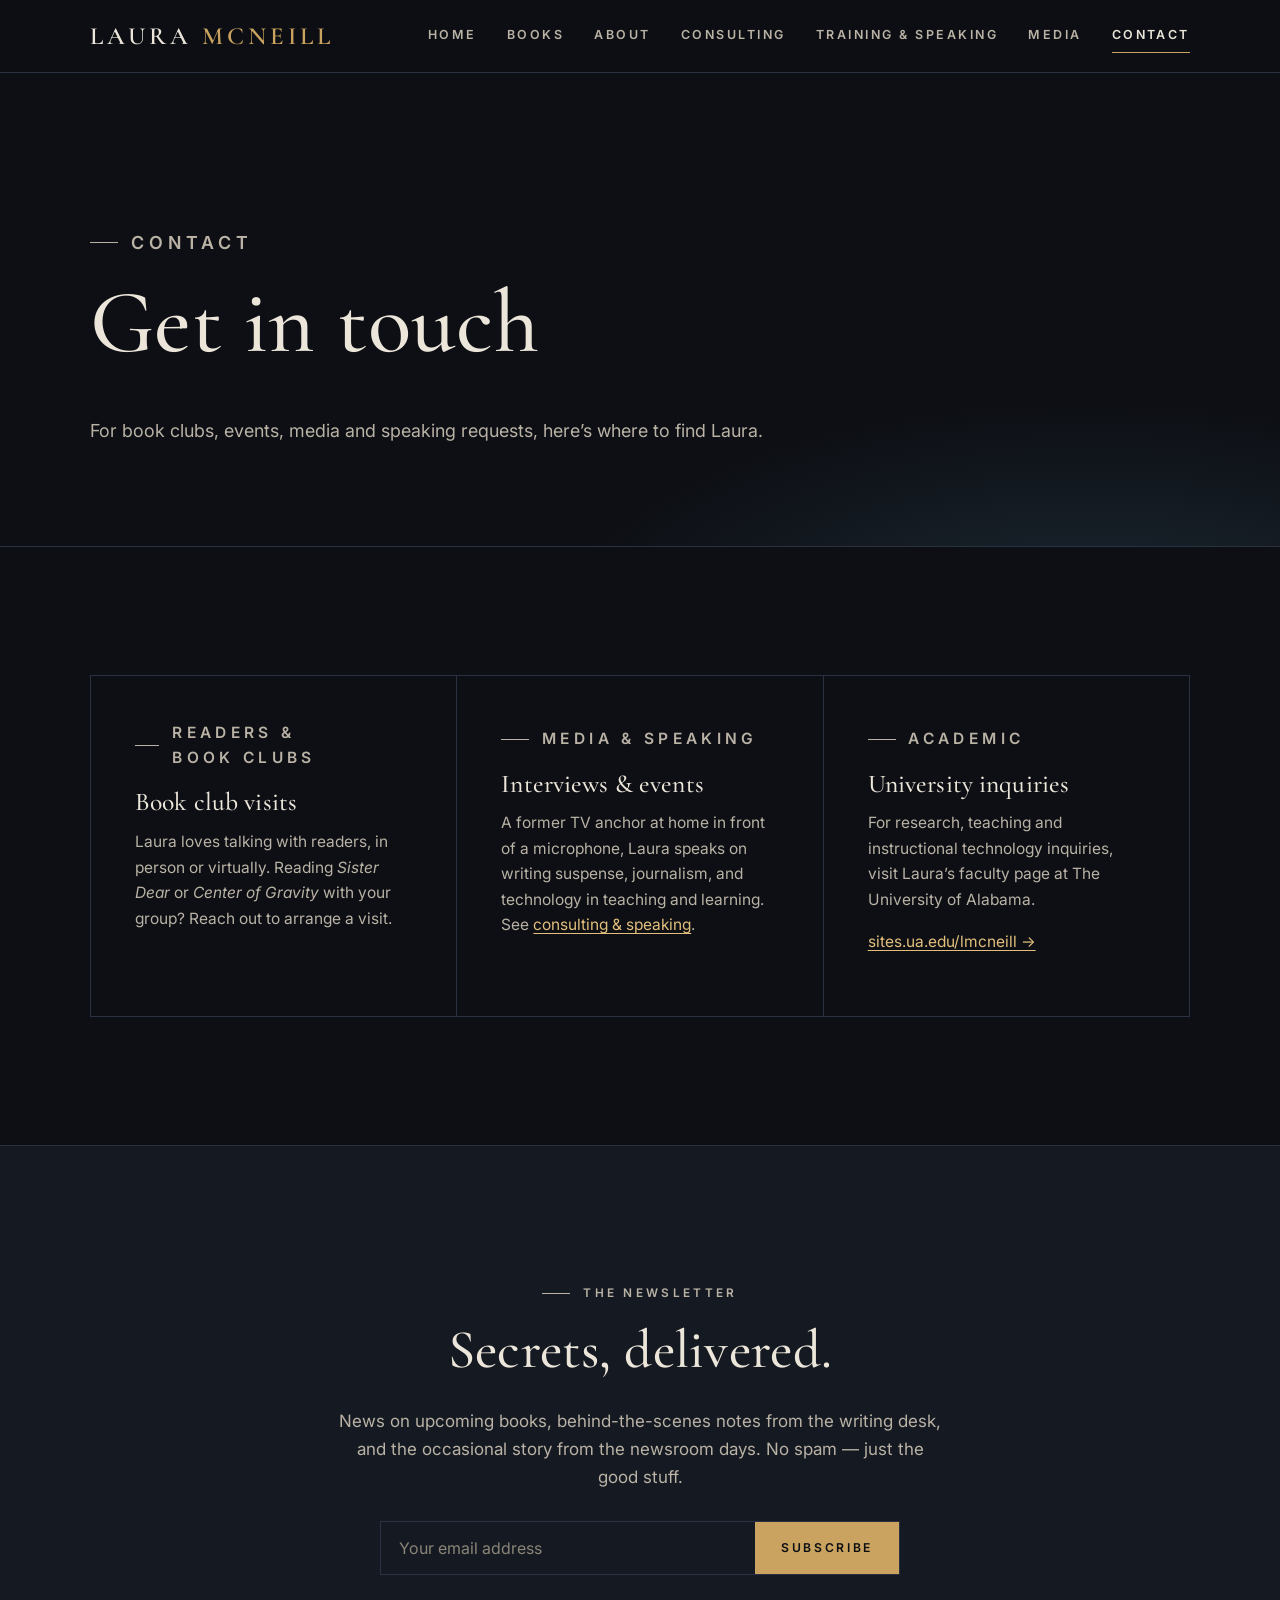
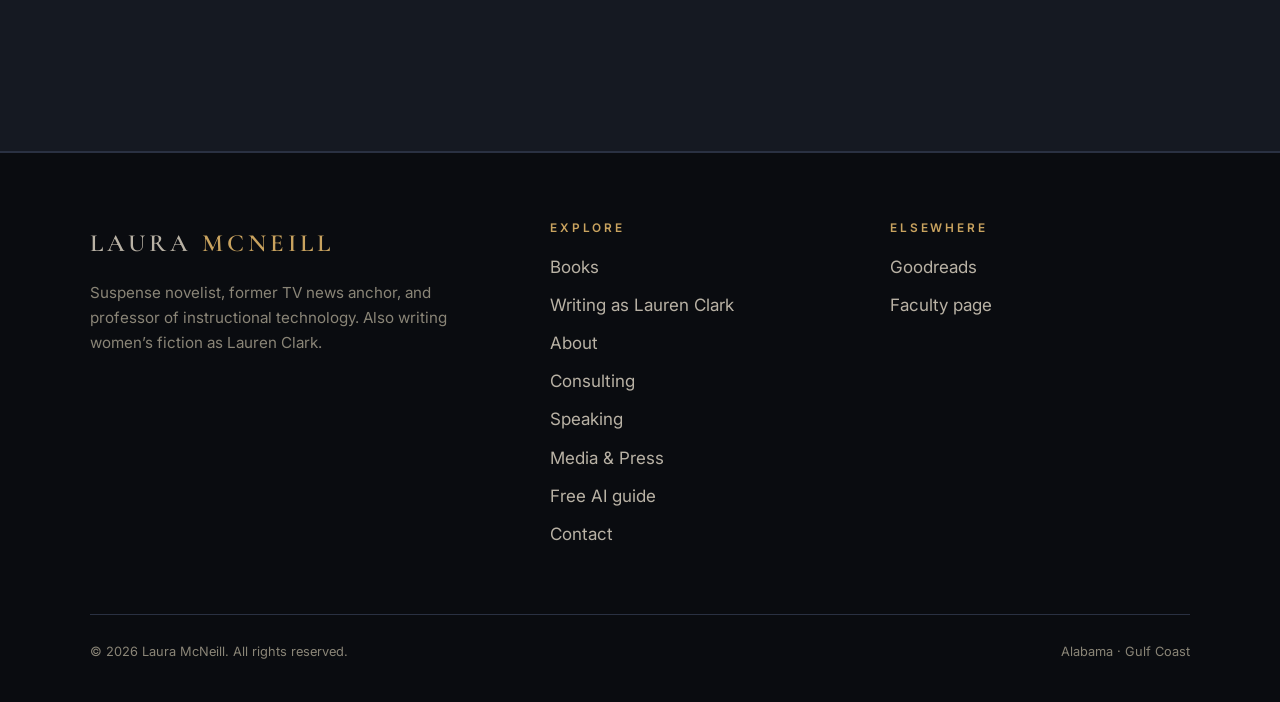
<file: contact.html>
<!doctype html>
<html lang="en" class="no-js">
<head>
<meta charset="utf-8">
<meta name="viewport" content="width=device-width, initial-scale=1">
<title>Contact — Laura McNeill</title>
<meta name="description" content="Book club, media, speaking and academic inquiries for author Laura McNeill.">
<meta property="og:title" content="Contact — Laura McNeill">
<meta property="og:description" content="Book club, media, speaking and academic inquiries for author Laura McNeill.">
<meta name="theme-color" content="#0d0f14">
<link rel="icon" href="assets/favicon.svg" type="image/svg+xml">
<link rel="preconnect" href="https://fonts.googleapis.com">
<link rel="preconnect" href="https://fonts.gstatic.com" crossorigin>
<link href="https://fonts.googleapis.com/css2?family=Cormorant+Garamond:ital,wght@0,400;0,500;0,600;1,400;1,500&family=Inter:wght@400;500;600&display=swap" rel="stylesheet">
<link rel="stylesheet" href="assets/style.css">
</head>
<body>
<a class="skip" href="#main">Skip to content</a>
<header class="site-header">
  <div class="wrap">
    <a class="wordmark" href="index.html">Laura <span>McNeill</span></a>
    <button class="menu-btn" aria-expanded="false" aria-controls="site-nav">Menu</button>
    <nav class="nav" id="site-nav" aria-label="Main">
<a href="index.html">Home</a>
<a href="books.html">Books</a>
<a href="about.html">About</a>
<a href="consulting.html">Consulting</a>
<a href="speaking.html">Training &amp; Speaking</a>
<a href="media.html">Media</a>
<a href="contact.html" aria-current="page">Contact</a>
    </nav>
  </div>
</header>
<main id="main">

<header class="page-hero">
  <div class="wrap">
    <p class="eyebrow">Contact</p>
    <h1>Get in touch</h1>
    <p>For book clubs, events, media and speaking requests, here&rsquo;s where to find Laura.</p>
  </div>
</header>

<section>
  <div class="wrap">
    <div class="contact-grid reveal">
      <div class="contact-card">
        <p class="eyebrow">Readers &amp; Book Clubs</p>
        <h3>Book club visits</h3>
        <p>Laura loves talking with readers, in person or virtually. Reading <em>Sister Dear</em> or <em>Center of Gravity</em> with your group? Reach out to arrange a visit.</p>
      </div>
      <div class="contact-card">
        <p class="eyebrow">Media &amp; Speaking</p>
        <h3>Interviews &amp; events</h3>
        <p>A former TV anchor at home in front of a microphone, Laura speaks on writing suspense, journalism, and technology in teaching and learning. See <a href="consulting.html">consulting &amp; speaking</a>.</p>
      </div>
      <div class="contact-card">
        <p class="eyebrow">Academic</p>
        <h3>University inquiries</h3>
        <p>For research, teaching and instructional technology inquiries, visit Laura&rsquo;s faculty page at The University of Alabama.</p>
        <p><a href="https://sites.ua.edu/lmcneill" rel="noopener" target="_blank">sites.ua.edu/lmcneill &rarr;</a></p>
      </div>
    </div>
  </div>
</section>

<section class="newsletter section-alt" id="newsletter">
  <div class="wrap reveal">
    <p class="eyebrow">The Newsletter</p>
    <h2>Secrets, delivered.</h2>
    <p>News on upcoming books, behind-the-scenes notes from the writing desk, and the occasional story from the newsroom days. No spam &mdash; just the good stuff.</p>
    <form class="signup" data-endpoint="" novalidate>
      <label for="nl-email" class="skip">Email address</label>
      <input id="nl-email" type="email" name="email" placeholder="Your email address" required autocomplete="email">
      <button class="btn" type="submit">Subscribe</button>
    </form>
    <p class="form-note" role="status" aria-live="polite"></p>
  </div>
</section>

</main>
<footer class="site-footer">
  <div class="wrap">
    <div class="footer-top">
      <div>
        <a class="wordmark" href="index.html">Laura <span>McNeill</span></a>
        <p style="margin-top:16px">Suspense novelist, former TV news anchor, and professor of instructional technology. Also writing women&rsquo;s fiction as Lauren Clark.</p>
      </div>
      <div>
        <h4>Explore</h4>
        <ul>
          <li><a href="books.html">Books</a></li>
          <li><a href="books.html#lauren-clark">Writing as Lauren Clark</a></li>
          <li><a href="about.html">About</a></li>
          <li><a href="consulting.html">Consulting</a></li>
          <li><a href="speaking.html">Speaking</a></li>
          <li><a href="media.html">Media &amp; Press</a></li>
          <li><a href="ai-questions.html">Free AI guide</a></li>
          <li><a href="contact.html">Contact</a></li>
        </ul>
      </div>
      <div>
        <h4>Elsewhere</h4>
        <ul>
          <li><a href="https://www.goodreads.com/author/show/5280308.Laura_McNeill" rel="noopener" target="_blank">Goodreads</a></li>
          <li><a href="https://sites.ua.edu/lmcneill" rel="noopener" target="_blank">Faculty page</a></li>
        </ul>
      </div>
    </div>
    <div class="footer-bottom">
      <span>&copy; <span id="year">2026</span> Laura McNeill. All rights reserved.</span>
      <span>Alabama &middot; Gulf Coast</span>
    </div>
  </div>
</footer>
<script src="assets/site.js"></script>
</body>
</html>
</file>
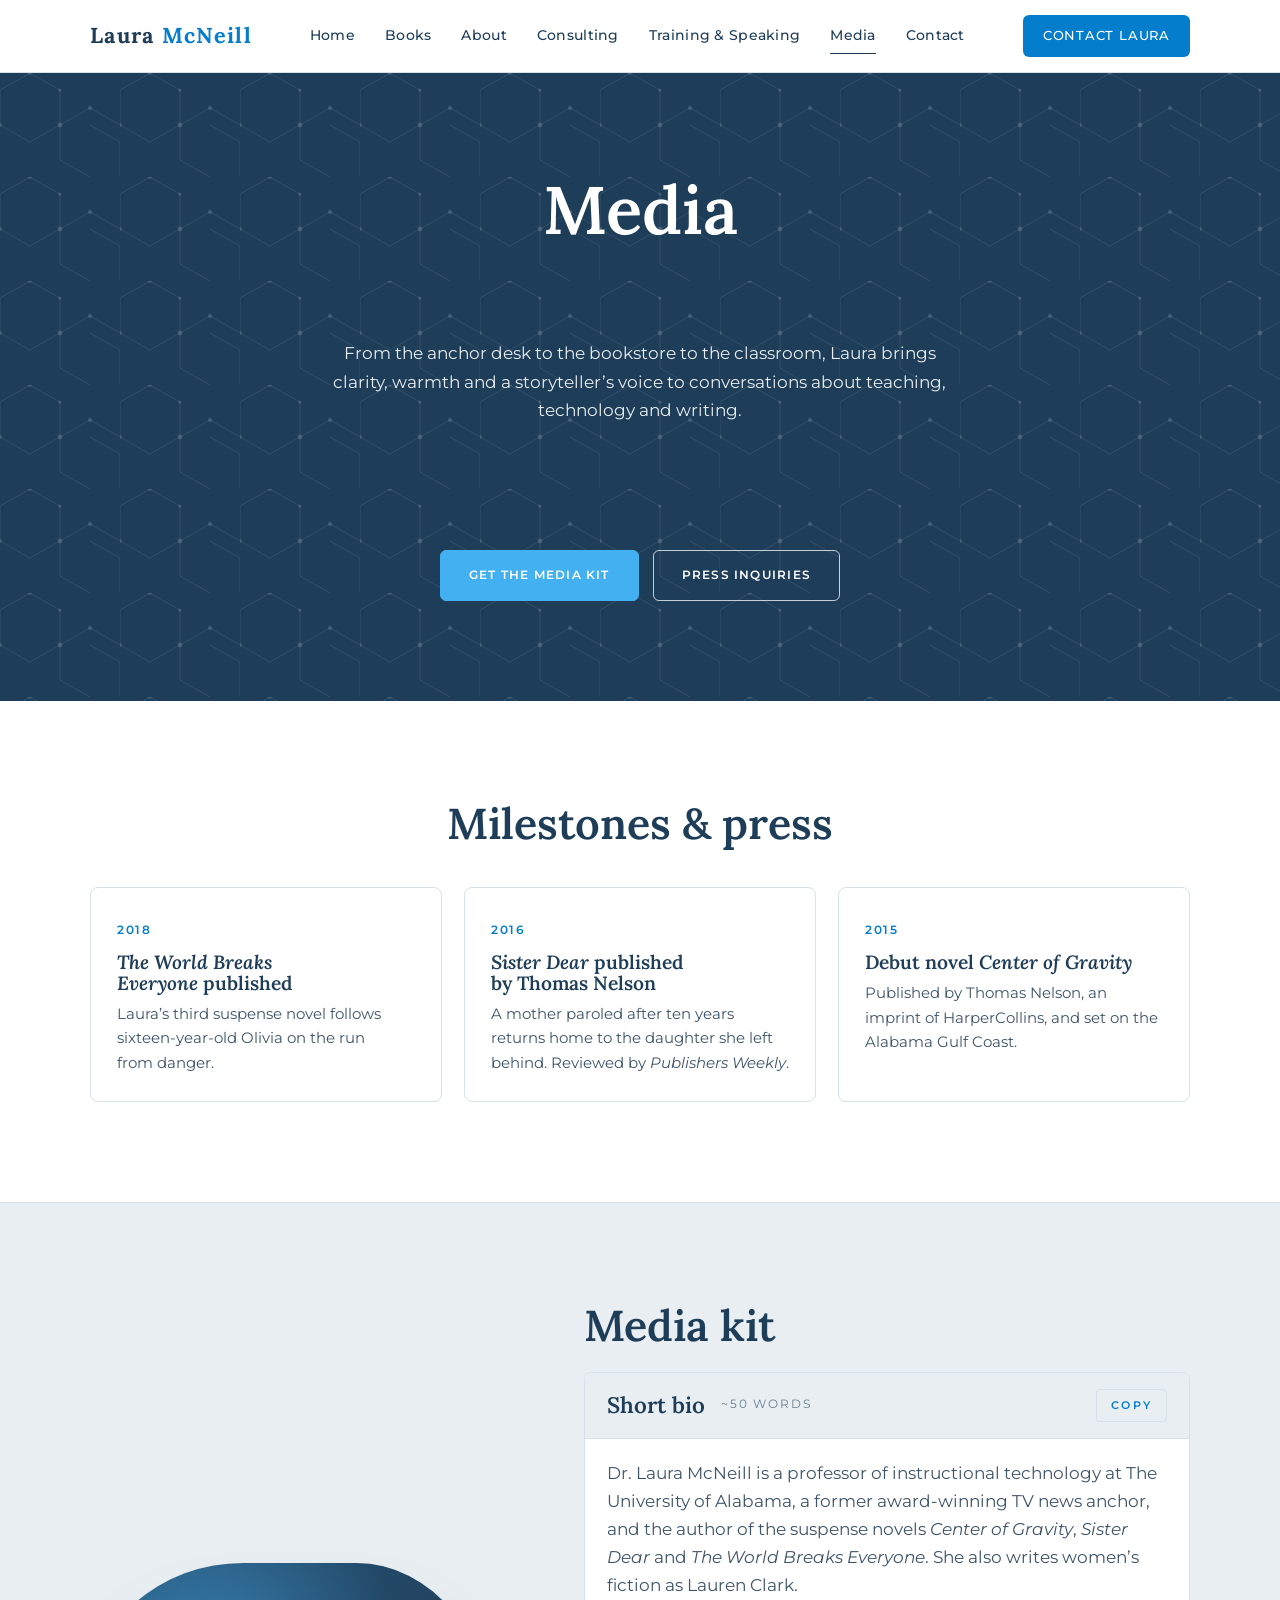
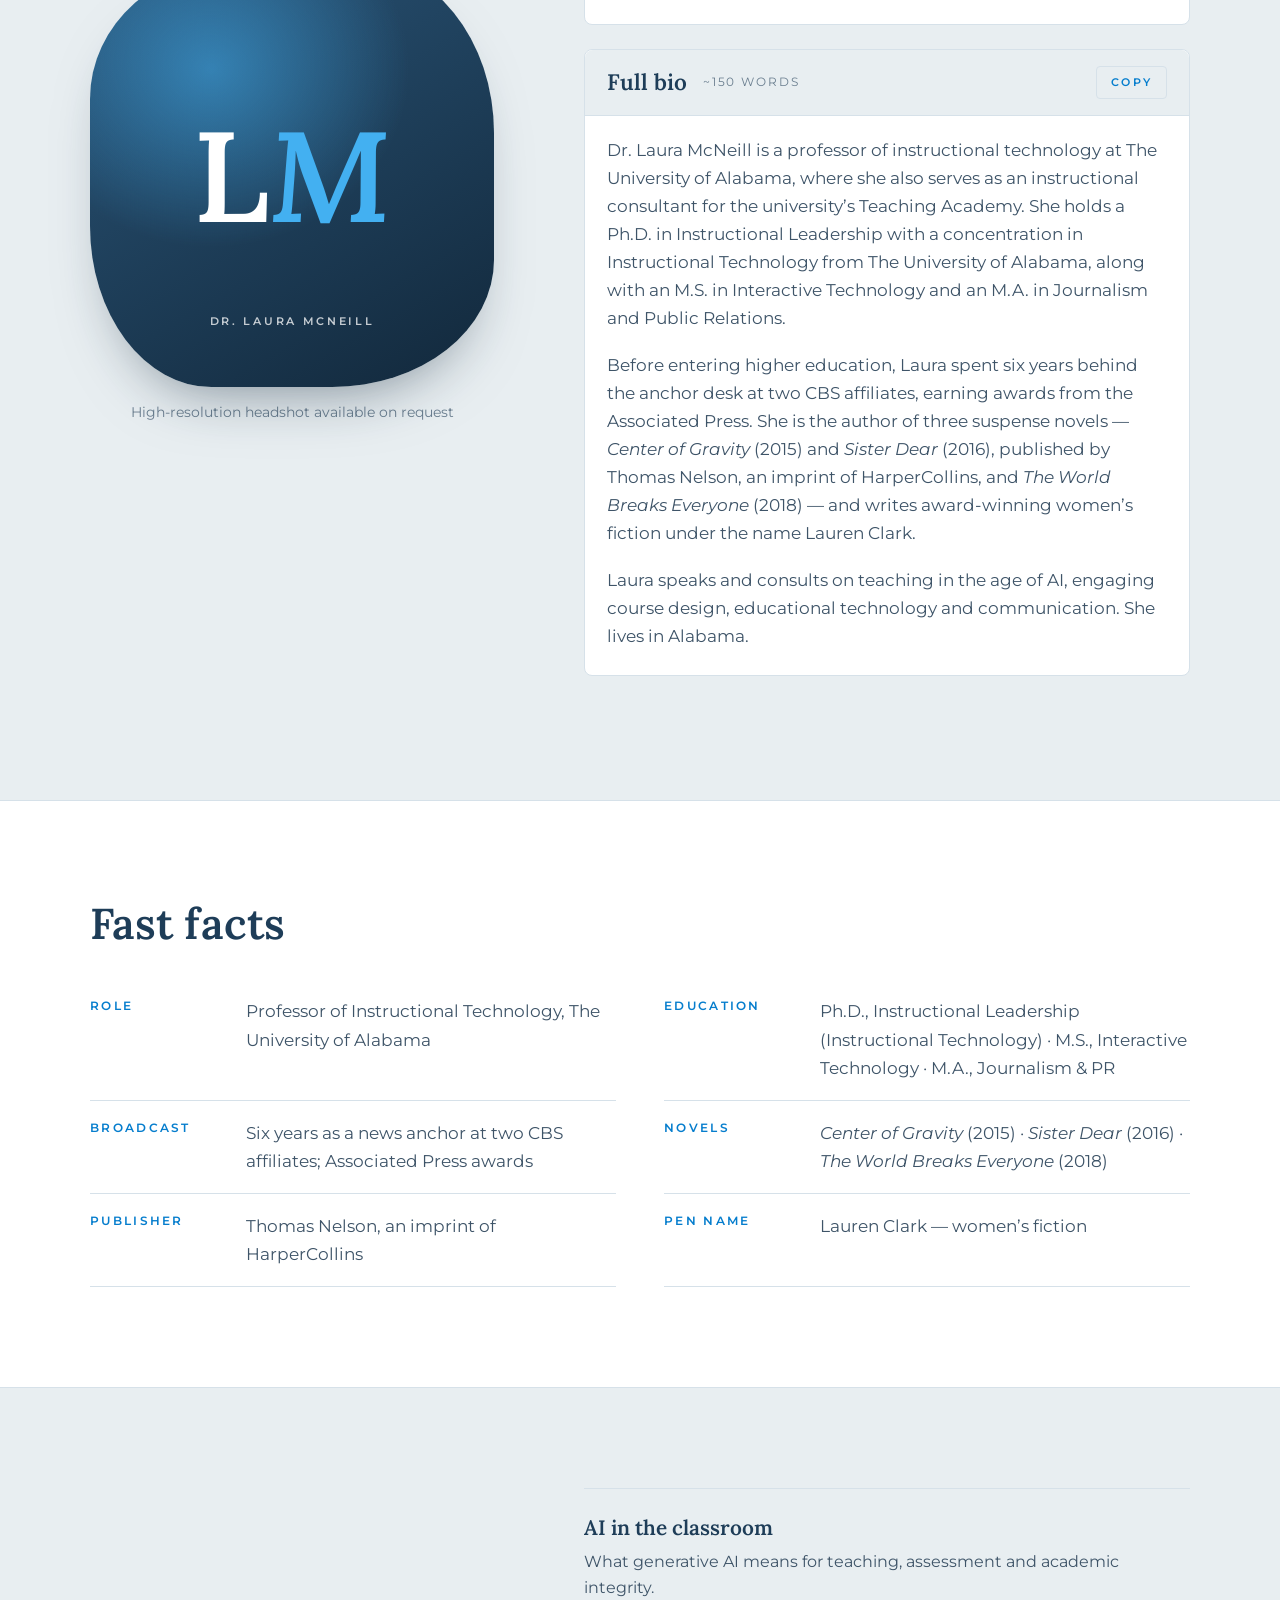
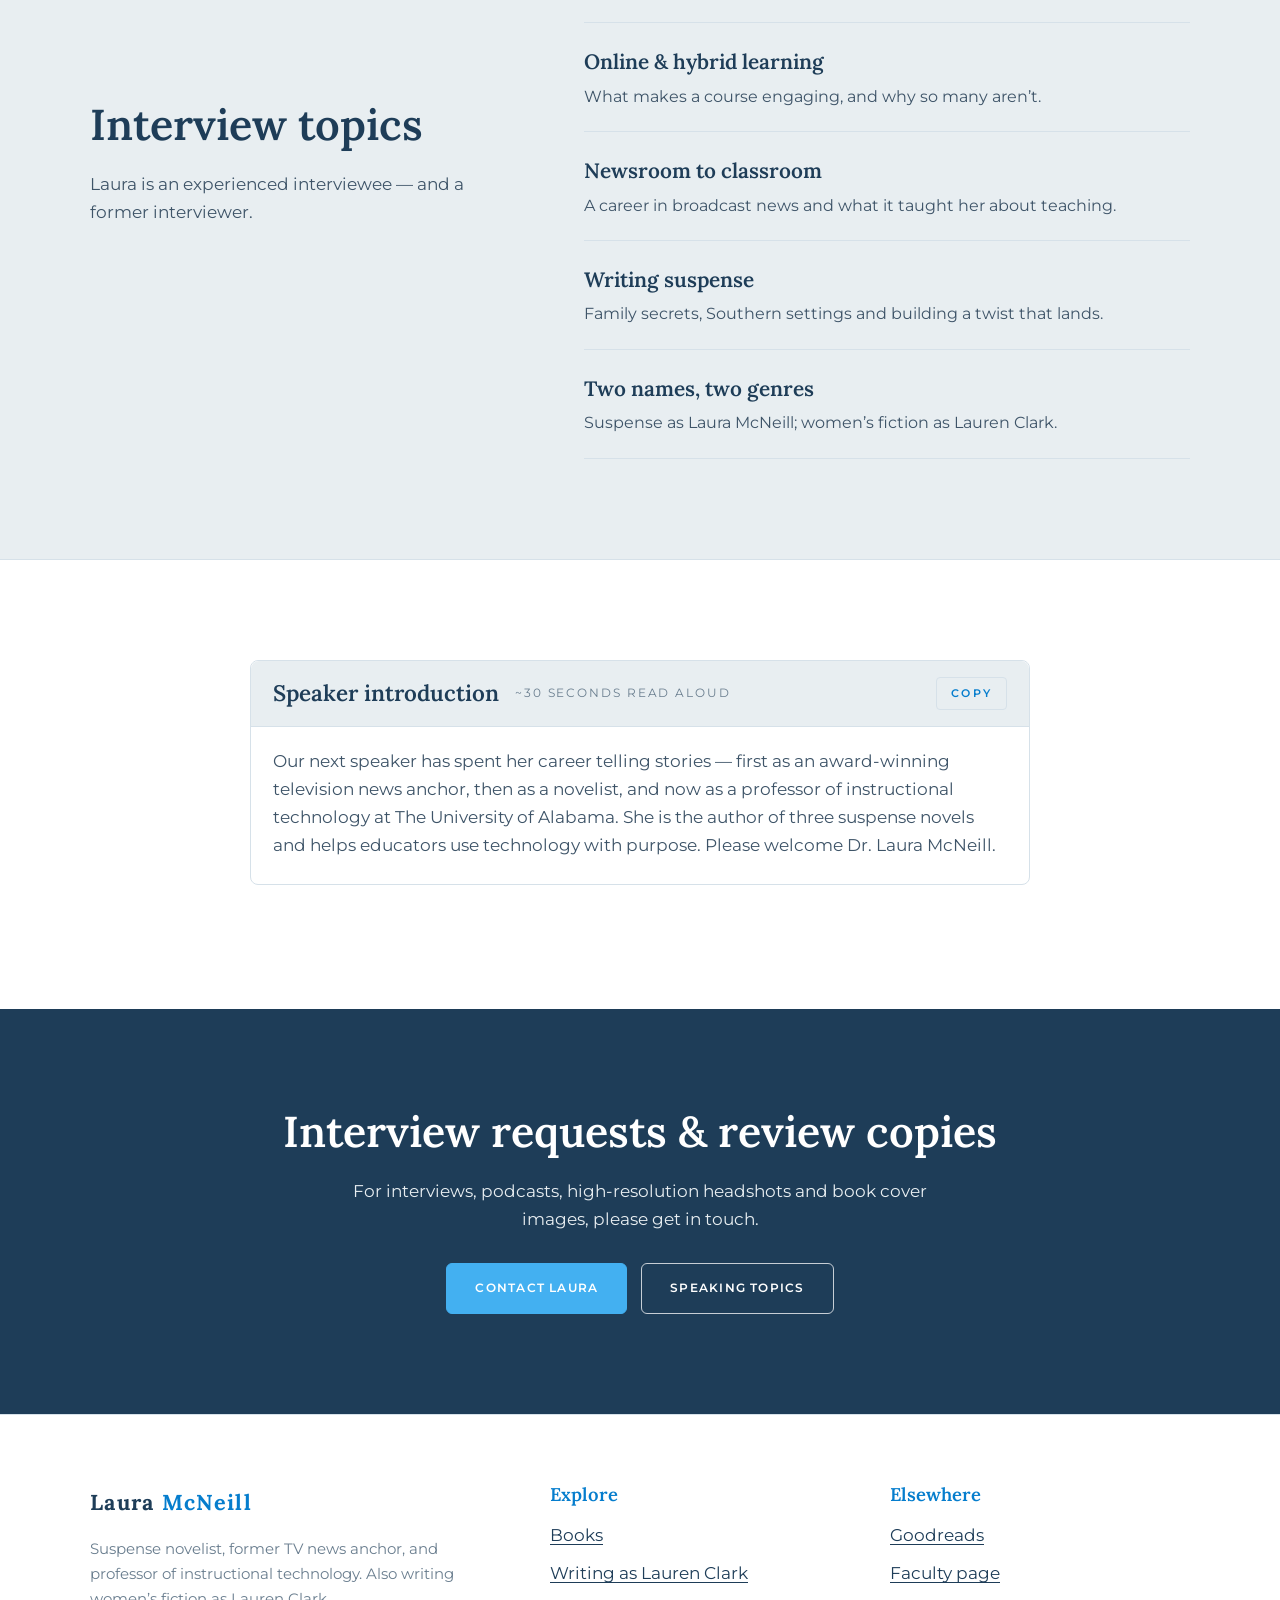
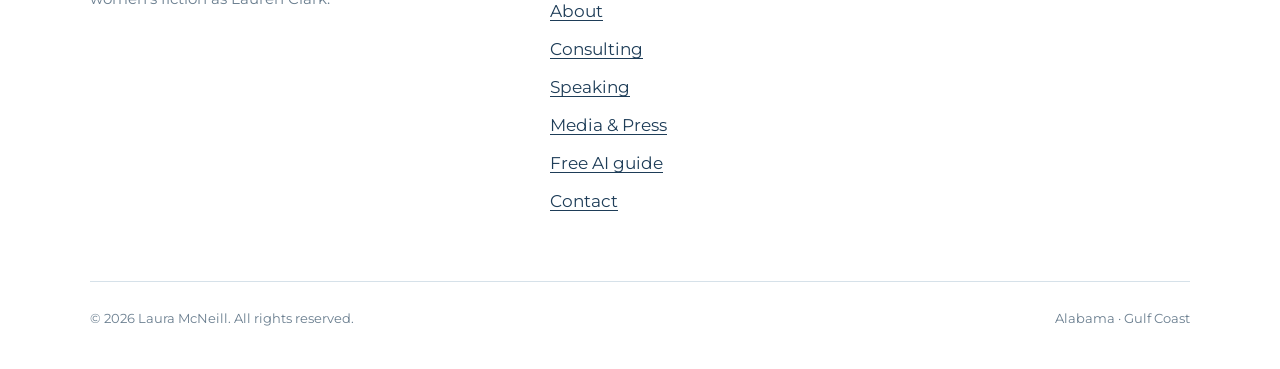
<file: media.html>
<!doctype html>
<html lang="en" class="no-js">
<head>
<meta charset="utf-8">
<meta name="viewport" content="width=device-width, initial-scale=1">
<title>Media Kit — Laura McNeill</title>
<meta name="description" content="Media and press kit for Dr. Laura McNeill: approved bios, fast facts, interview topics and speaker introduction.">
<meta property="og:title" content="Media Kit — Laura McNeill">
<meta property="og:description" content="Media and press kit for Dr. Laura McNeill: approved bios, fast facts, interview topics and speaker introduction.">
<meta name="theme-color" content="#1e3d58">
<link rel="icon" href="assets/favicon.svg" type="image/svg+xml">
<link rel="preconnect" href="https://fonts.googleapis.com">
<link rel="preconnect" href="https://fonts.gstatic.com" crossorigin>
<link href="https://fonts.googleapis.com/css2?family=Cormorant+Garamond:ital,wght@0,400;0,500;0,600;1,400;1,500&family=Inter:wght@400;500;600&family=Lora:ital,wght@0,500;0,600;0,700;1,500&family=Montserrat:wght@400;500;600&display=swap" rel="stylesheet">
<link rel="stylesheet" href="assets/style.css">
<link rel="stylesheet" href="assets/pro.css">
</head>
<body class="pro">
<a class="skip" href="#main">Skip to content</a>
<header class="site-header">
  <div class="wrap">
    <a class="wordmark" href="index.html">Laura <span>McNeill</span></a>
    <button class="menu-btn" aria-expanded="false" aria-controls="site-nav">Menu</button>
    <nav class="nav" id="site-nav" aria-label="Main">
<a href="index.html">Home</a>
<a href="books.html">Books</a>
<a href="about.html">About</a>
<a href="consulting.html">Consulting</a>
<a href="speaking.html">Training &amp; Speaking</a>
<a href="media.html" aria-current="page">Media</a>
<a href="contact.html">Contact</a>
    </nav>
    <a class="nav-cta" href="contact.html">Contact Laura</a>
  </div>
</header>
<main id="main">

<section class="pro-hero on-dark solo">
  <div class="wrap reveal">
    <h1>Media</h1>
    <p class="lede">From the anchor desk to the bookstore to the classroom, Laura brings clarity, warmth and a storyteller&rsquo;s voice to conversations about teaching, technology and writing.</p>
    <div class="btn-row"><a class="btn" href="#kit">Get the media kit</a><a class="btn ghost" href="#press-contact">Press inquiries</a></div>
  </div>
</section>

<section>
  <div class="wrap">
    <h2 class="reveal" style="text-align:center;margin-bottom:40px">Milestones &amp; press</h2>
    <ul class="press reveal">
      <li><span class="when">2018</span><h3><em>The World Breaks Everyone</em> published</h3><p>Laura&rsquo;s third suspense novel follows sixteen-year-old Olivia on the run from danger.</p></li>
      <li><span class="when">2016</span><h3><em>Sister Dear</em> published by Thomas Nelson</h3><p>A mother paroled after ten years returns home to the daughter she left behind. Reviewed by <em>Publishers Weekly</em>.</p></li>
      <li><span class="when">2015</span><h3>Debut novel <em>Center of Gravity</em></h3><p>Published by Thomas Nelson, an imprint of HarperCollins, and set on the Alabama Gulf Coast.</p></li>
    </ul>
  </div>
</section>

<section class="section-alt" id="kit" style="scroll-margin-top:72px">
  <div class="wrap split">
    <div class="reveal"><div class="blob"><span class="mono">L<i>M</i></span><span class="cap">Dr. Laura McNeill</span></div><p style="text-align:center;color:var(--muted);font-size:.9rem;margin-top:14px">High-resolution headshot available on request</p></div>
    <div>
      <h2 class="reveal">Media kit</h2>
      <div class="bio-block reveal">
  <div class="bio-head"><h3>Short bio</h3><span class="meta">~50 words</span><button class="copy-btn" type="button" data-copy="bio-short">Copy</button></div>
  <div class="bio-text" id="bio-short"><p>Dr. Laura McNeill is a professor of instructional technology at The University of Alabama, a former award-winning TV news anchor, and the author of the suspense novels <em>Center of Gravity</em>, <em>Sister Dear</em> and <em>The World Breaks Everyone</em>. She also writes women&rsquo;s fiction as Lauren Clark.</p></div>
</div>
      <div class="bio-block reveal">
  <div class="bio-head"><h3>Full bio</h3><span class="meta">~150 words</span><button class="copy-btn" type="button" data-copy="bio-long">Copy</button></div>
  <div class="bio-text" id="bio-long"><p>Dr. Laura McNeill is a professor of instructional technology at The University of Alabama, where she also serves as an instructional consultant for the university&rsquo;s Teaching Academy. She holds a Ph.D. in Instructional Leadership with a concentration in Instructional Technology from The University of Alabama, along with an M.S. in Interactive Technology and an M.A. in Journalism and Public Relations.</p><p>Before entering higher education, Laura spent six years behind the anchor desk at two CBS affiliates, earning awards from the Associated Press. She is the author of three suspense novels &mdash; <em>Center of Gravity</em> (2015) and <em>Sister Dear</em> (2016), published by Thomas Nelson, an imprint of HarperCollins, and <em>The World Breaks Everyone</em> (2018) &mdash; and writes award-winning women&rsquo;s fiction under the name Lauren Clark.</p><p>Laura speaks and consults on teaching in the age of AI, engaging course design, educational technology and communication. She lives in Alabama.</p></div>
</div>
    </div>
  </div>
</section>

<section id="facts" style="scroll-margin-top:72px">
  <div class="wrap">
    <h2 class="reveal" style="margin-bottom:32px">Fast facts</h2>
    <dl class="facts-grid reveal">
      <div><dt>Role</dt><dd>Professor of Instructional Technology, The University of Alabama</dd></div>
      <div><dt>Education</dt><dd>Ph.D., Instructional Leadership (Instructional Technology) &middot; M.S., Interactive Technology &middot; M.A., Journalism &amp; PR</dd></div>
      <div><dt>Broadcast</dt><dd>Six years as a news anchor at two CBS affiliates; Associated Press awards</dd></div>
      <div><dt>Novels</dt><dd><em>Center of Gravity</em> (2015) &middot; <em>Sister Dear</em> (2016) &middot; <em>The World Breaks Everyone</em> (2018)</dd></div>
      <div><dt>Publisher</dt><dd>Thomas Nelson, an imprint of HarperCollins</dd></div>
      <div><dt>Pen name</dt><dd>Lauren Clark &mdash; women&rsquo;s fiction</dd></div>
    </dl>
  </div>
</section>

<section class="section-alt" id="topics" style="scroll-margin-top:72px">
  <div class="wrap split">
    <div class="reveal">
      <h2>Interview topics</h2>
      <p style="color:var(--paper-dim)">Laura is an experienced interviewee &mdash; and a former interviewer.</p>
    </div>
    <ul class="audience reveal">
      <li><strong>AI in the classroom</strong><span>What generative AI means for teaching, assessment and academic integrity.</span></li>
      <li><strong>Online &amp; hybrid learning</strong><span>What makes a course engaging, and why so many aren&rsquo;t.</span></li>
      <li><strong>Newsroom to classroom</strong><span>A career in broadcast news and what it taught her about teaching.</span></li>
      <li><strong>Writing suspense</strong><span>Family secrets, Southern settings and building a twist that lands.</span></li>
      <li><strong>Two names, two genres</strong><span>Suspense as Laura McNeill; women&rsquo;s fiction as Lauren Clark.</span></li>
    </ul>
  </div>
</section>

<section id="intro" style="scroll-margin-top:72px">
  <div class="wrap" style="max-width:860px">
    <div class="bio-block reveal">
  <div class="bio-head"><h3>Speaker introduction</h3><span class="meta">~30 seconds read aloud</span><button class="copy-btn" type="button" data-copy="speaker-intro">Copy</button></div>
  <div class="bio-text" id="speaker-intro"><p>Our next speaker has spent her career telling stories &mdash; first as an award-winning television news anchor, then as a novelist, and now as a professor of instructional technology at The University of Alabama. She is the author of three suspense novels and helps educators use technology with purpose. Please welcome Dr. Laura McNeill.</p></div>
</div>
  </div>
</section>

<section class="cta-band on-dark" id="press-contact" style="scroll-margin-top:72px">
  <div class="wrap reveal">
    <h2>Interview requests &amp; review copies</h2>
    <p>For interviews, podcasts, high-resolution headshots and book cover images, please get in touch.</p>
    <div class="btn-row" style="justify-content:center">
      <a class="btn" href="contact.html">Contact Laura</a>
      <a class="btn ghost" href="speaking.html">Speaking topics</a>
    </div>
  </div>
</section>

</main>
<footer class="site-footer">
  <div class="wrap">
    <div class="footer-top">
      <div>
        <a class="wordmark" href="index.html">Laura <span>McNeill</span></a>
        <p style="margin-top:16px">Suspense novelist, former TV news anchor, and professor of instructional technology. Also writing women&rsquo;s fiction as Lauren Clark.</p>
      </div>
      <div>
        <h4>Explore</h4>
        <ul>
          <li><a href="books.html">Books</a></li>
          <li><a href="books.html#lauren-clark">Writing as Lauren Clark</a></li>
          <li><a href="about.html">About</a></li>
          <li><a href="consulting.html">Consulting</a></li>
          <li><a href="speaking.html">Speaking</a></li>
          <li><a href="media.html">Media &amp; Press</a></li>
          <li><a href="ai-questions.html">Free AI guide</a></li>
          <li><a href="contact.html">Contact</a></li>
        </ul>
      </div>
      <div>
        <h4>Elsewhere</h4>
        <ul>
          <li><a href="https://www.goodreads.com/author/show/5280308.Laura_McNeill" rel="noopener" target="_blank">Goodreads</a></li>
          <li><a href="https://sites.ua.edu/lmcneill" rel="noopener" target="_blank">Faculty page</a></li>
        </ul>
      </div>
    </div>
    <div class="footer-bottom">
      <span>&copy; <span id="year">2026</span> Laura McNeill. All rights reserved.</span>
      <span>Alabama &middot; Gulf Coast</span>
    </div>
  </div>
</footer>
<script src="assets/site.js"></script>
</body>
</html>
</file>
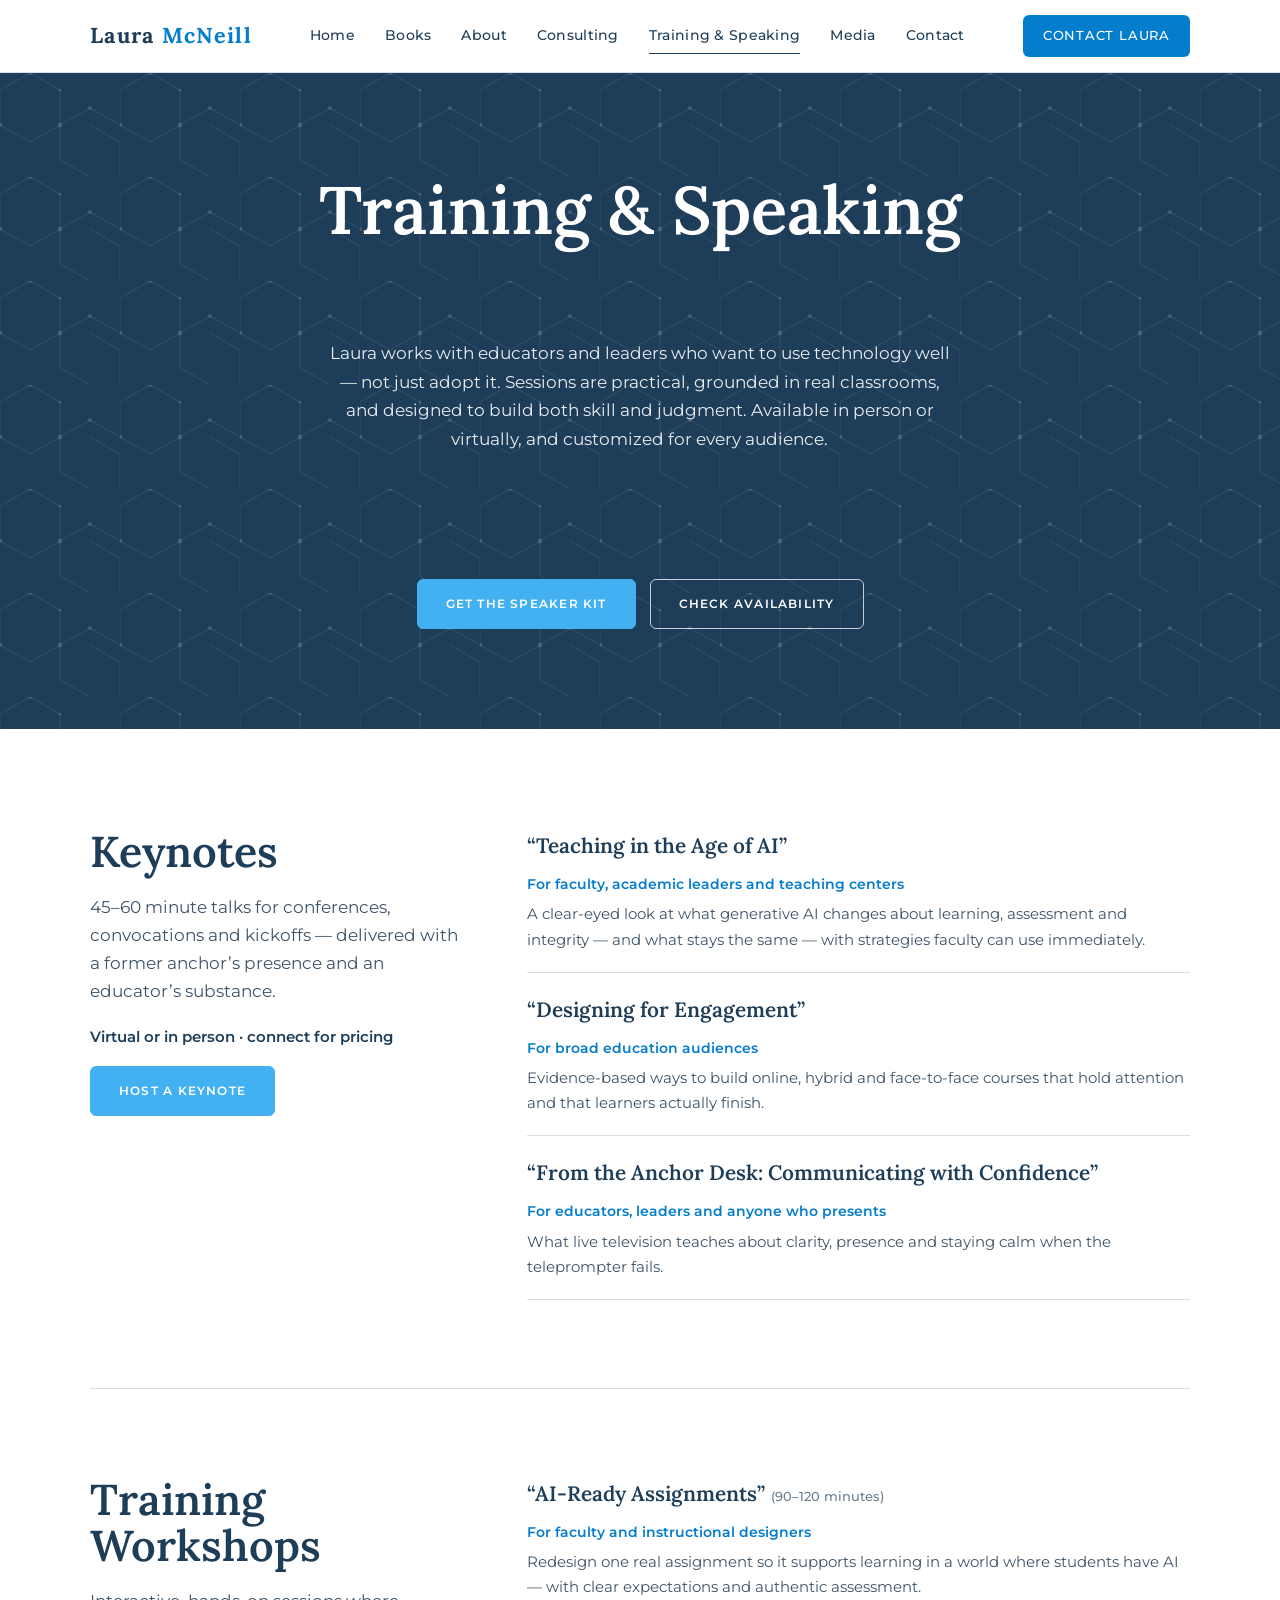
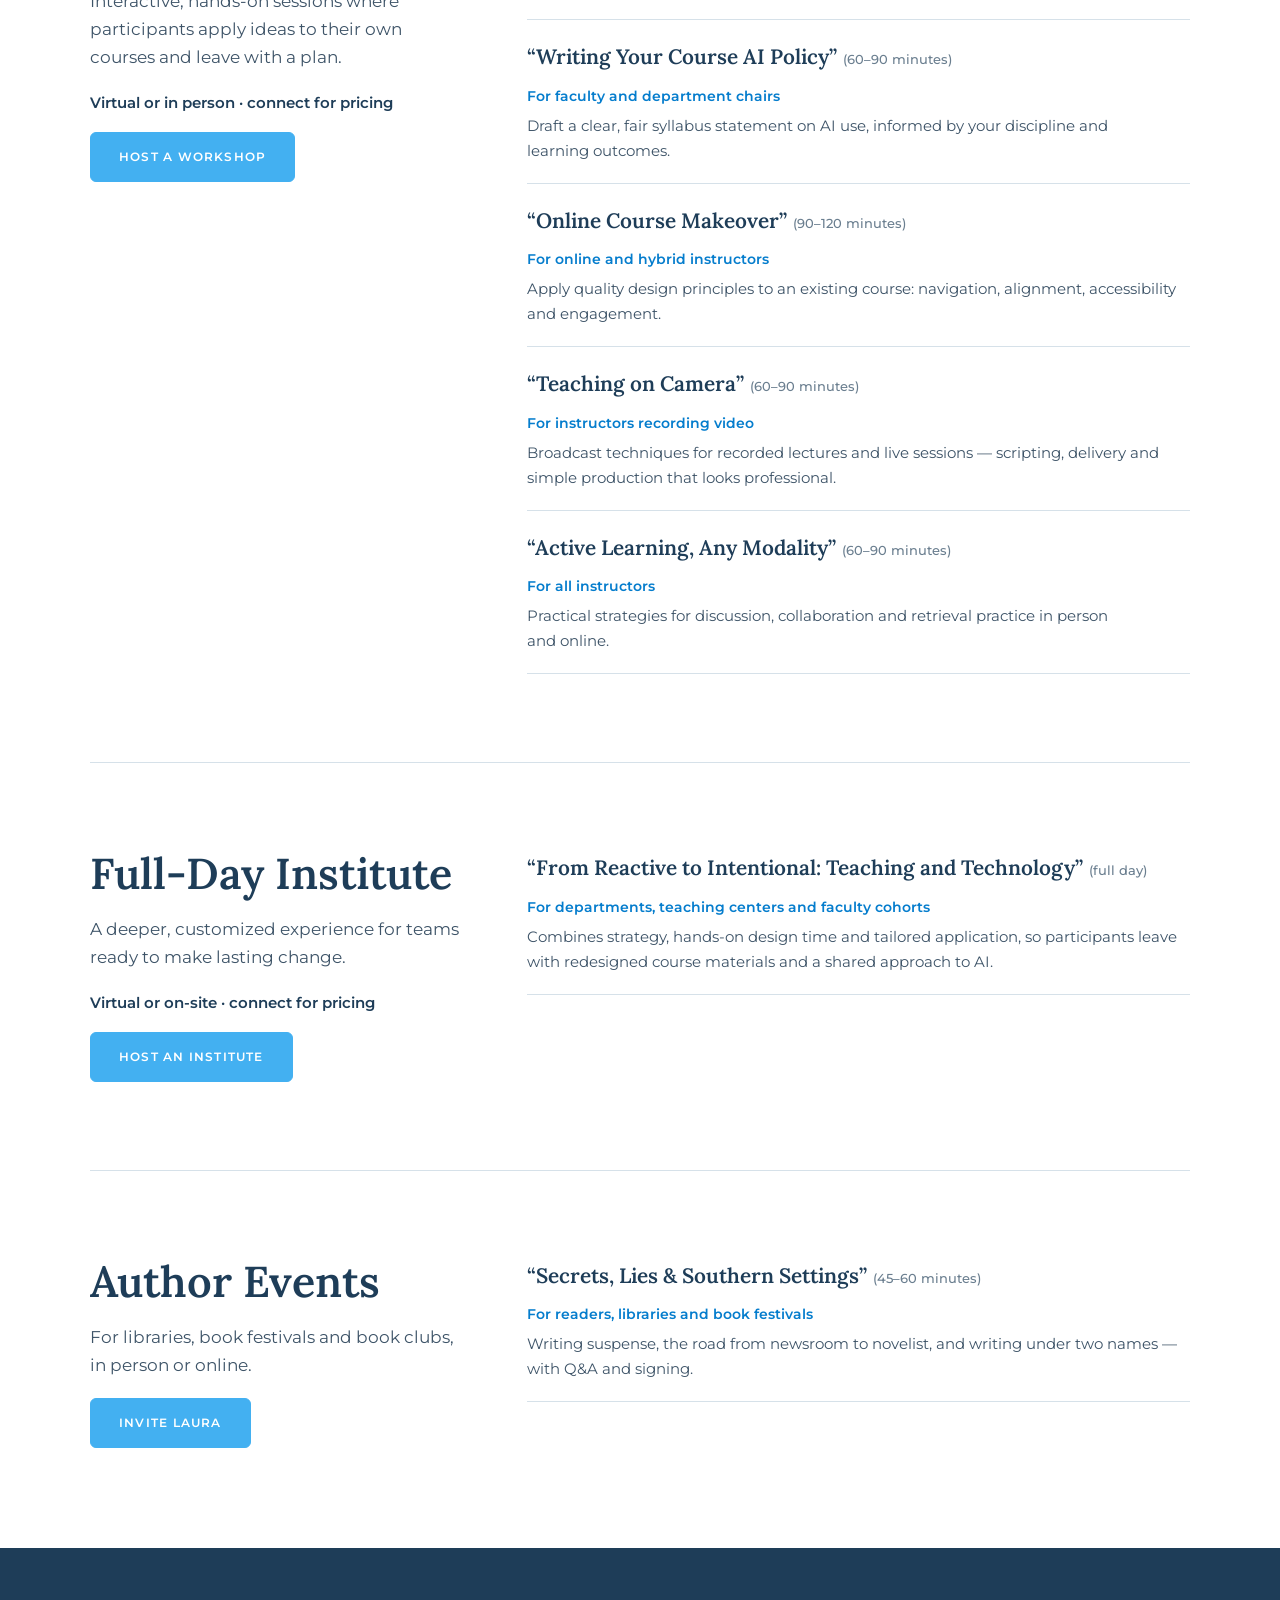
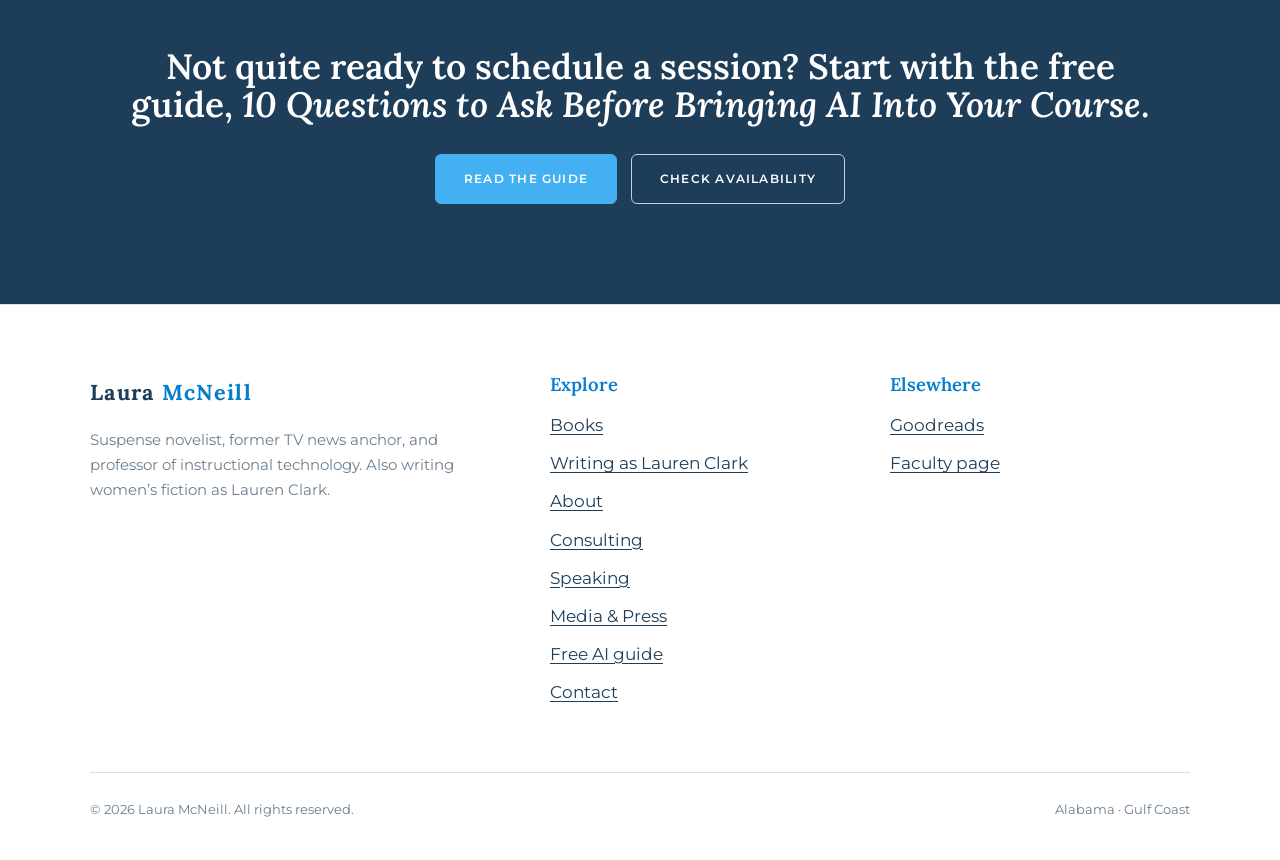
<file: speaking.html>
<!doctype html>
<html lang="en" class="no-js">
<head>
<meta charset="utf-8">
<meta name="viewport" content="width=device-width, initial-scale=1">
<title>Training & Speaking — Dr. Laura McNeill</title>
<meta name="description" content="Keynotes, training workshops, full-day institutes and author events from Dr. Laura McNeill.">
<meta property="og:title" content="Training & Speaking — Dr. Laura McNeill">
<meta property="og:description" content="Keynotes, training workshops, full-day institutes and author events from Dr. Laura McNeill.">
<meta name="theme-color" content="#1e3d58">
<link rel="icon" href="assets/favicon.svg" type="image/svg+xml">
<link rel="preconnect" href="https://fonts.googleapis.com">
<link rel="preconnect" href="https://fonts.gstatic.com" crossorigin>
<link href="https://fonts.googleapis.com/css2?family=Cormorant+Garamond:ital,wght@0,400;0,500;0,600;1,400;1,500&family=Inter:wght@400;500;600&family=Lora:ital,wght@0,500;0,600;0,700;1,500&family=Montserrat:wght@400;500;600&display=swap" rel="stylesheet">
<link rel="stylesheet" href="assets/style.css">
<link rel="stylesheet" href="assets/pro.css">
</head>
<body class="pro">
<a class="skip" href="#main">Skip to content</a>
<header class="site-header">
  <div class="wrap">
    <a class="wordmark" href="index.html">Laura <span>McNeill</span></a>
    <button class="menu-btn" aria-expanded="false" aria-controls="site-nav">Menu</button>
    <nav class="nav" id="site-nav" aria-label="Main">
<a href="index.html">Home</a>
<a href="books.html">Books</a>
<a href="about.html">About</a>
<a href="consulting.html">Consulting</a>
<a href="speaking.html" aria-current="page">Training &amp; Speaking</a>
<a href="media.html">Media</a>
<a href="contact.html">Contact</a>
    </nav>
    <a class="nav-cta" href="contact.html">Contact Laura</a>
  </div>
</header>
<main id="main">

<section class="pro-hero on-dark solo">
  <div class="wrap reveal">
    <h1>Training &amp; Speaking</h1>
    <p class="lede">Laura works with educators and leaders who want to use technology well &mdash; not just adopt it. Sessions are practical, grounded in real classrooms, and designed to build both skill and judgment. Available in person or virtually, and customized for every audience.</p>
    <div class="btn-row"><a class="btn" href="media.html">Get the speaker kit</a><a class="btn ghost" href="#book">Check availability</a></div>
  </div>
</section>

<section>
  <div class="wrap">
    <div class="offer reveal">
      <div class="offer-side">
        <h2>Keynotes</h2>
        <p>45&ndash;60 minute talks for conferences, convocations and kickoffs &mdash; delivered with a former anchor&rsquo;s presence and an educator&rsquo;s substance.</p>
        <p class="price">Virtual or in person &middot; connect for pricing</p>
        <a class="btn" href="contact.html">Host a keynote</a>
      </div>
      <ul class="offer-list">
        <li><span class="t">&ldquo;Teaching in the Age of AI&rdquo;</span><span class="for">For faculty, academic leaders and teaching centers</span><p>A clear-eyed look at what generative AI changes about learning, assessment and integrity &mdash; and what stays the same &mdash; with strategies faculty can use immediately.</p></li>
        <li><span class="t">&ldquo;Designing for Engagement&rdquo;</span><span class="for">For broad education audiences</span><p>Evidence-based ways to build online, hybrid and face-to-face courses that hold attention and that learners actually finish.</p></li>
        <li><span class="t">&ldquo;From the Anchor Desk: Communicating with Confidence&rdquo;</span><span class="for">For educators, leaders and anyone who presents</span><p>What live television teaches about clarity, presence and staying calm when the teleprompter fails.</p></li>
      </ul>
    </div>

    <div class="offer reveal">
      <div class="offer-side">
        <h2>Training Workshops</h2>
        <p>Interactive, hands-on sessions where participants apply ideas to their own courses and leave with a plan.</p>
        <p class="price">Virtual or in person &middot; connect for pricing</p>
        <a class="btn" href="contact.html">Host a workshop</a>
      </div>
      <ul class="offer-list">
        <li><span class="t">&ldquo;AI-Ready Assignments&rdquo;<small>(90&ndash;120 minutes)</small></span><span class="for">For faculty and instructional designers</span><p>Redesign one real assignment so it supports learning in a world where students have AI &mdash; with clear expectations and authentic assessment.</p></li>
        <li><span class="t">&ldquo;Writing Your Course AI Policy&rdquo;<small>(60&ndash;90 minutes)</small></span><span class="for">For faculty and department chairs</span><p>Draft a clear, fair syllabus statement on AI use, informed by your discipline and learning outcomes.</p></li>
        <li><span class="t">&ldquo;Online Course Makeover&rdquo;<small>(90&ndash;120 minutes)</small></span><span class="for">For online and hybrid instructors</span><p>Apply quality design principles to an existing course: navigation, alignment, accessibility and engagement.</p></li>
        <li><span class="t">&ldquo;Teaching on Camera&rdquo;<small>(60&ndash;90 minutes)</small></span><span class="for">For instructors recording video</span><p>Broadcast techniques for recorded lectures and live sessions &mdash; scripting, delivery and simple production that looks professional.</p></li>
        <li><span class="t">&ldquo;Active Learning, Any Modality&rdquo;<small>(60&ndash;90 minutes)</small></span><span class="for">For all instructors</span><p>Practical strategies for discussion, collaboration and retrieval practice in person and online.</p></li>
      </ul>
    </div>

    <div class="offer reveal">
      <div class="offer-side">
        <h2>Full-Day Institute</h2>
        <p>A deeper, customized experience for teams ready to make lasting change.</p>
        <p class="price">Virtual or on-site &middot; connect for pricing</p>
        <a class="btn" href="contact.html">Host an institute</a>
      </div>
      <ul class="offer-list">
        <li><span class="t">&ldquo;From Reactive to Intentional: Teaching and Technology&rdquo;<small>(full day)</small></span><span class="for">For departments, teaching centers and faculty cohorts</span><p>Combines strategy, hands-on design time and tailored application, so participants leave with redesigned course materials and a shared approach to AI.</p></li>
      </ul>
    </div>

    <div class="offer reveal">
      <div class="offer-side">
        <h2>Author Events</h2>
        <p>For libraries, book festivals and book clubs, in person or online.</p>
        <a class="btn" href="contact.html">Invite Laura</a>
      </div>
      <ul class="offer-list">
        <li><span class="t">&ldquo;Secrets, Lies &amp; Southern Settings&rdquo;<small>(45&ndash;60 minutes)</small></span><span class="for">For readers, libraries and book festivals</span><p>Writing suspense, the road from newsroom to novelist, and writing under two names &mdash; with Q&amp;A and signing.</p></li>
      </ul>
    </div>
  </div>
</section>

<section class="cta-band on-dark" id="book" style="scroll-margin-top:72px">
  <div class="wrap reveal">
    <h3 style="font-size:clamp(1.6rem,3vw,2.2rem)">Not quite ready to schedule a session? Start with the free guide, <em>10 Questions to Ask Before Bringing AI Into Your Course</em>.</h3>
    <div class="btn-row" style="justify-content:center">
      <a class="btn" href="ai-questions.html">Read the guide</a>
      <a class="btn ghost" href="contact.html">Check availability</a>
    </div>
  </div>
</section>

</main>
<footer class="site-footer">
  <div class="wrap">
    <div class="footer-top">
      <div>
        <a class="wordmark" href="index.html">Laura <span>McNeill</span></a>
        <p style="margin-top:16px">Suspense novelist, former TV news anchor, and professor of instructional technology. Also writing women&rsquo;s fiction as Lauren Clark.</p>
      </div>
      <div>
        <h4>Explore</h4>
        <ul>
          <li><a href="books.html">Books</a></li>
          <li><a href="books.html#lauren-clark">Writing as Lauren Clark</a></li>
          <li><a href="about.html">About</a></li>
          <li><a href="consulting.html">Consulting</a></li>
          <li><a href="speaking.html">Speaking</a></li>
          <li><a href="media.html">Media &amp; Press</a></li>
          <li><a href="ai-questions.html">Free AI guide</a></li>
          <li><a href="contact.html">Contact</a></li>
        </ul>
      </div>
      <div>
        <h4>Elsewhere</h4>
        <ul>
          <li><a href="https://www.goodreads.com/author/show/5280308.Laura_McNeill" rel="noopener" target="_blank">Goodreads</a></li>
          <li><a href="https://sites.ua.edu/lmcneill" rel="noopener" target="_blank">Faculty page</a></li>
        </ul>
      </div>
    </div>
    <div class="footer-bottom">
      <span>&copy; <span id="year">2026</span> Laura McNeill. All rights reserved.</span>
      <span>Alabama &middot; Gulf Coast</span>
    </div>
  </div>
</footer>
<script src="assets/site.js"></script>
</body>
</html>
</file>
<file: assets/style.css>
/* Laura McNeill — author site
   Dark, atmospheric editorial look: ink background, warm brass accents,
   high-contrast serif display type. */

:root {
  --ink: #0d0f14;
  --ink-2: #151922;
  --ink-3: #1d2230;
  --line: #2a3142;
  --paper: #ece6da;
  --paper-dim: #b9b2a5;
  --muted: #8a8577;
  --brass: #c9a35f;
  --brass-bright: #e2bf7c;
  --blood: #7d2a2a;
  --tide: #2f4a5c;

  --display: "Cormorant Garamond", "Garamond", "Times New Roman", serif;
  --body: "Inter", system-ui, -apple-system, "Segoe UI", sans-serif;

  --max: 1180px;
  --gutter: clamp(16px, 4vw, 40px);
}

*, *::before, *::after { box-sizing: border-box; }

html { scroll-behavior: smooth; }
@media (prefers-reduced-motion: reduce) {
  html { scroll-behavior: auto; }
  *, *::before, *::after { animation: none !important; transition: none !important; }
}

body {
  margin: 0;
  background: var(--ink);
  color: var(--paper);
  font-family: var(--body);
  font-size: 17px;
  line-height: 1.65;
  -webkit-font-smoothing: antialiased;
  overflow-x: hidden;
}

img { max-width: 100%; display: block; }
a { color: var(--brass-bright); text-decoration-thickness: 1px; text-underline-offset: 3px; }
a:hover { color: var(--paper); }
:focus-visible { outline: 2px solid var(--brass-bright); outline-offset: 3px; }

.skip {
  position: absolute; left: -9999px; top: 0;
  background: var(--brass); color: var(--ink); padding: 8px 14px; z-index: 100;
}
.skip:focus { left: 12px; top: 12px; }

.wrap { max-width: var(--max); margin: 0 auto; padding: 0 var(--gutter); }

h1, h2, h3, h4 {
  font-family: var(--display);
  font-weight: 500;
  line-height: 1.08;
  letter-spacing: 0.005em;
  margin: 0 0 0.5em;
  text-wrap: balance;
}
h1 { font-size: clamp(2.8rem, 7vw, 5.6rem); }
h2 { font-size: clamp(2.1rem, 4.5vw, 3.4rem); }
h3 { font-size: clamp(1.5rem, 2.6vw, 2rem); }
p { margin: 0 0 1.1em; text-wrap: pretty; }

.eyebrow {
  font-family: var(--body);
  font-size: 0.74rem;
  font-weight: 600;
  letter-spacing: 0.28em;
  text-transform: uppercase;
  color: var(--brass);
  margin: 0 0 1.1rem;
  display: inline-flex; align-items: center; gap: 0.8rem;
}
.eyebrow::before { content: ""; width: 28px; height: 1px; background: currentColor; }

/* ---------- Header ---------- */
.site-header {
  position: sticky; top: 0; z-index: 50;
  background: color-mix(in srgb, var(--ink) 88%, transparent);
  backdrop-filter: blur(10px);
  -webkit-backdrop-filter: blur(10px);
  border-bottom: 1px solid var(--line);
}
.site-header .wrap {
  display: flex; align-items: center; justify-content: space-between;
  height: 72px; gap: 20px;
}
.wordmark {
  font-family: var(--display);
  font-size: 1.55rem;
  font-weight: 600;
  letter-spacing: 0.16em;
  text-transform: uppercase;
  color: var(--paper);
  text-decoration: none;
  white-space: nowrap;
}
.wordmark span { color: var(--brass); }
.nav { display: flex; gap: 30px; }
.nav a {
  color: var(--paper-dim);
  text-decoration: none;
  font-size: 0.78rem;
  font-weight: 600;
  letter-spacing: 0.2em;
  text-transform: uppercase;
  padding: 6px 0;
  border-bottom: 1px solid transparent;
  transition: color .2s, border-color .2s;
}
.nav a:hover, .nav a[aria-current="page"] { color: var(--paper); border-color: var(--brass); }

.menu-btn {
  display: none;
  background: none; border: 1px solid var(--line); color: var(--paper);
  font: 600 0.72rem/1 var(--body); letter-spacing: 0.2em; text-transform: uppercase;
  padding: 11px 14px; cursor: pointer;
}
@media (max-width: 820px) {
  .menu-btn { display: block; }
  .nav {
    display: none;
    position: absolute; top: 72px; left: 0; right: 0;
    flex-direction: column; gap: 0;
    background: var(--ink-2); border-bottom: 1px solid var(--line);
    padding: 8px var(--gutter) 20px;
  }
  .nav.open { display: flex; }
  .nav a { padding: 14px 0; border-bottom: 1px solid var(--line); }
}

/* ---------- Hero ---------- */
.hero {
  position: relative;
  min-height: calc(100vh - 72px);
  min-height: calc(100svh - 72px);
  display: grid; align-items: center;
  overflow: hidden;
  isolation: isolate;
}
.hero::before {
  /* moody Gulf Coast night: tide-blue haze rising from below */
  content: ""; position: absolute; inset: 0; z-index: -2;
  background:
    radial-gradient(1200px 600px at 80% 110%, rgba(47,74,92,.55), transparent 60%),
    radial-gradient(800px 500px at 10% -10%, rgba(125,42,42,.25), transparent 60%),
    linear-gradient(180deg, var(--ink) 0%, #0f131b 100%);
}
.hero::after {
  /* faint grain */
  content: ""; position: absolute; inset: 0; z-index: -1; opacity: .07;
  background-image: url("data:image/svg+xml,%3Csvg xmlns='http://www.w3.org/2000/svg' width='160' height='160'%3E%3Cfilter id='n'%3E%3CfeTurbulence type='fractalNoise' baseFrequency='.9' numOctaves='2'/%3E%3C/filter%3E%3Crect width='100%25' height='100%25' filter='url(%23n)'/%3E%3C/svg%3E");
}
.hero .wrap {
  display: grid; grid-template-columns: 1.15fr 0.85fr; gap: clamp(32px, 6vw, 90px);
  align-items: center; padding-top: 60px; padding-bottom: 80px;
}
.hero h1 em { font-style: italic; color: var(--brass-bright); }
.hero .lede { font-size: 1.15rem; color: var(--paper-dim); max-width: 34em; }
.hero-cover { justify-self: center; width: min(340px, 100%); }
@media (max-width: 860px) {
  .hero { min-height: 0; }
  .hero .wrap { grid-template-columns: 1fr; padding-top: 48px; }
  .hero-cover { order: -1; width: min(240px, 70%); }
}

.btn-row { display: flex; flex-wrap: wrap; gap: 14px; margin-top: 30px; }
.btn {
  display: inline-block;
  font: 600 0.76rem/1 var(--body);
  letter-spacing: 0.22em; text-transform: uppercase;
  padding: 17px 26px;
  text-decoration: none;
  border: 1px solid var(--brass);
  color: var(--ink); background: var(--brass);
  transition: background .2s, color .2s, border-color .2s;
  cursor: pointer;
}
.btn:hover { background: var(--brass-bright); border-color: var(--brass-bright); color: var(--ink); }
.btn.ghost { background: transparent; color: var(--paper); border-color: var(--line); }
.btn.ghost:hover { border-color: var(--brass); color: var(--brass-bright); }

/* ---------- Typographic book covers (no image assets needed) ---------- */
.cover {
  --c1: var(--tide); --c2: var(--ink); --accent: var(--brass-bright);
  position: relative;
  aspect-ratio: 2 / 3;
  width: 100%;
  background:
    radial-gradient(120% 70% at 50% 100%, color-mix(in srgb, var(--c1) 90%, white 4%), transparent 70%),
    linear-gradient(170deg, var(--c2), color-mix(in srgb, var(--c1) 60%, var(--c2)));
  box-shadow:
    0 30px 60px -20px rgba(0,0,0,.8),
    0 0 0 1px rgba(255,255,255,.05) inset,
    6px 0 0 -3px rgba(0,0,0,.35) inset;
  display: flex; flex-direction: column; justify-content: space-between;
  padding: 11% 10%;
  text-align: center;
  color: var(--paper);
  overflow: hidden;
  container-type: inline-size;
  transition: transform .35s ease;
}
a .cover, .cover { text-decoration: none; }
.split .cover { max-width: 360px; margin-inline: auto; }
.cover::before {
  content: ""; position: absolute; inset: 5%;
  border: 1px solid color-mix(in srgb, var(--accent) 45%, transparent);
  pointer-events: none;
}
.cover .motif {
  position: absolute; left: 50%; top: 52%; transform: translate(-50%, -50%);
  width: 62%; opacity: .55; color: var(--accent);
}
.cover .c-title {
  font-family: var(--display);
  font-size: 13cqi;
  line-height: .98; font-weight: 600;
  letter-spacing: .02em; text-transform: uppercase;
  position: relative;
}
.cover .c-author {
  font: 600 max(7px, 4.2cqi)/1 var(--body);
  letter-spacing: .32em; text-transform: uppercase;
  color: var(--accent); position: relative;
}
.cover .c-kicker {
  font-family: var(--display); font-style: italic;
  font-size: max(10px, 6cqi); color: var(--paper-dim);
  position: relative;
}
a:hover > .cover, .book-card:hover .cover { transform: translateY(-6px) rotate(-.5deg); }

.cover.gravity { --c1: #2f4a5c; --c2: #0b1118; --accent: #d9b773; }
.cover.sister  { --c1: #6b2626; --c2: #120a0c; --accent: #e3c58b; }
.cover.breaks  { --c1: #3d3a5a; --c2: #0c0b14; --accent: #c8b6e6; }
.cover.dixie   { --c1: #b5574a; --c2: #2b1615; --accent: #f3d9a4; }
.cover.stardust{ --c1: #2a5d6b; --c2: #0d1d24; --accent: #f1df9c; }
.cover.pie     { --c1: #8a5a3a; --c2: #23160f; --accent: #f4d7a8; }
.cover.tuned   { --c1: #4a5f7a; --c2: #121720; --accent: #f0c98a; }

/* ---------- Sections ---------- */
section { padding: clamp(72px, 10vw, 130px) 0; position: relative; }
.section-alt { background: var(--ink-2); border-top: 1px solid var(--line); border-bottom: 1px solid var(--line); }
.section-head { display: flex; justify-content: space-between; align-items: end; gap: 24px; flex-wrap: wrap; margin-bottom: 52px; }
.section-head h2 { margin: 0; }
.section-head .more { font: 600 .76rem/1 var(--body); letter-spacing: .2em; text-transform: uppercase; text-decoration: none; }

.rule {
  display: flex; align-items: center; justify-content: center; gap: 18px;
  color: var(--brass); margin: 0 auto; padding: 0 var(--gutter);
}
.rule::before, .rule::after { content: ""; height: 1px; flex: 1; max-width: 220px; background: var(--line); }

/* Book grid */
.book-grid {
  display: grid;
  grid-template-columns: repeat(auto-fill, minmax(210px, 1fr));
  gap: clamp(28px, 4vw, 48px);
}
@media (max-width: 560px) {
  .book-grid { grid-template-columns: repeat(2, 1fr); gap: 28px 18px; }
  .book-card h3 { font-size: 1.2rem; }
}
.hero-cover { text-decoration: none; }
.book-card { text-decoration: none; color: inherit; display: block; }
.book-card h3 { font-size: 1.45rem; margin: 22px 0 4px; }
.book-card .meta { font-size: .8rem; letter-spacing: .14em; text-transform: uppercase; color: var(--muted); }

/* Feature / split */
.split { display: grid; grid-template-columns: 0.8fr 1.2fr; gap: clamp(36px, 7vw, 100px); align-items: center; }
.split.reverse { grid-template-columns: 1.2fr 0.8fr; }
.split.reverse > :first-child { order: 2; }
@media (max-width: 860px) {
  .split, .split.reverse { grid-template-columns: 1fr; }
  .split.reverse > :first-child { order: 0; }
}

.quote {
  font-family: var(--display); font-style: italic;
  font-size: clamp(1.6rem, 3.4vw, 2.5rem); line-height: 1.25;
  color: var(--paper); margin: 0 0 1em;
  border-left: 2px solid var(--brass); padding-left: 1em;
}

/* Portrait placeholder: monogram plate */
.portrait {
  aspect-ratio: 4 / 5; width: 100%;
  background:
    radial-gradient(90% 60% at 50% 90%, rgba(47,74,92,.6), transparent),
    linear-gradient(160deg, var(--ink-3), var(--ink));
  border: 1px solid var(--line);
  display: grid; place-items: center;
  position: relative; overflow: hidden;
}
.portrait::before { content: ""; position: absolute; inset: 18px; border: 1px solid rgba(201,163,95,.35); }
.portrait .mono {
  font-family: var(--display); font-size: clamp(5rem, 13vw, 9rem); font-weight: 500;
  color: var(--brass); letter-spacing: -.02em; line-height: 1;
}
.portrait .mono i { color: var(--paper); font-weight: 400; }
.portrait .cap {
  position: absolute; bottom: 34px; left: 0; right: 0; text-align: center;
  font: 600 .66rem/1 var(--body); letter-spacing: .32em; text-transform: uppercase; color: var(--muted);
}

/* Pillars */
.pillars { display: grid; grid-template-columns: repeat(3, 1fr); gap: 1px; background: var(--line); border: 1px solid var(--line); }
.pillar { background: var(--ink); padding: clamp(28px, 4vw, 48px); }
.pillar .num { font-family: var(--display); font-size: 3rem; color: var(--brass); line-height: 1; margin-bottom: 14px; }
.pillar h3 { font-size: 1.6rem; }
.pillar p { color: var(--paper-dim); margin: 0; font-size: .97rem; }
@media (max-width: 820px) { .pillars { grid-template-columns: 1fr; } }

/* Newsletter */
.newsletter { text-align: center; }
.newsletter p { color: var(--paper-dim); max-width: 36em; margin-left: auto; margin-right: auto; }
.signup { display: flex; max-width: 520px; margin: 30px auto 0; border: 1px solid var(--line); }
.signup input {
  flex: 1; min-width: 0;
  background: transparent; border: 0; color: var(--paper);
  font: 400 1rem var(--body); padding: 16px 18px;
}
.signup input::placeholder { color: var(--muted); }
.signup .btn { border: 0; }
@media (max-width: 520px) {
  .signup { flex-direction: column; }
}
.form-note { font-size: .86rem; color: var(--muted); margin-top: 14px; min-height: 1.4em; }

/* Book detail pages */
.book-detail { padding: clamp(56px, 8vw, 110px) 0; border-bottom: 1px solid var(--line); scroll-margin-top: 80px; }
.book-detail:last-of-type { border-bottom: 0; }
.book-detail .cover { max-width: 320px; margin: 0 auto; }
.book-detail .facts {
  display: flex; flex-wrap: wrap; gap: 10px 28px;
  font-size: .78rem; letter-spacing: .16em; text-transform: uppercase; color: var(--muted);
  margin: 0 0 26px; padding: 0; list-style: none;
}
.book-detail .facts li strong { color: var(--paper-dim); font-weight: 600; }
.book-detail .tagline { font-family: var(--display); font-style: italic; font-size: 1.5rem; color: var(--brass-bright); margin-bottom: .8em; line-height: 1.3; }
.book-detail p { color: var(--paper-dim); }

.page-hero {
  padding: clamp(80px, 12vw, 150px) 0 clamp(48px, 7vw, 80px);
  border-bottom: 1px solid var(--line);
  background:
    radial-gradient(900px 400px at 85% 120%, rgba(47,74,92,.45), transparent 60%),
    var(--ink);
}
.page-hero p { color: var(--paper-dim); font-size: 1.12rem; max-width: 40em; }

.tabs { display: flex; gap: 8px; flex-wrap: wrap; margin-top: 32px; }
.tabs a {
  font: 600 .72rem/1 var(--body); letter-spacing: .2em; text-transform: uppercase;
  padding: 12px 16px; border: 1px solid var(--line); text-decoration: none; color: var(--paper-dim);
}
.tabs a:hover { border-color: var(--brass); color: var(--paper); }

.pen-name-note {
  border: 1px solid var(--line); background: var(--ink-2);
  padding: clamp(24px, 4vw, 40px); margin-bottom: 52px;
}
.pen-name-note p:last-child { margin: 0; }

/* Timeline */
.timeline { list-style: none; margin: 0; padding: 0; border-left: 1px solid var(--line); }
.timeline li { position: relative; padding: 0 0 34px 30px; }
.timeline li::before {
  content: ""; position: absolute; left: -5px; top: 9px; width: 9px; height: 9px;
  background: var(--ink); border: 1px solid var(--brass); transform: rotate(45deg);
}
.timeline .when { font: 600 .74rem/1 var(--body); letter-spacing: .2em; text-transform: uppercase; color: var(--brass); }
.timeline h3 { font-size: 1.45rem; margin: 8px 0 6px; }
.timeline p { color: var(--paper-dim); margin: 0; }

/* Contact cards */
.contact-grid { display: grid; grid-template-columns: repeat(auto-fit, minmax(260px, 1fr)); gap: 1px; background: var(--line); border: 1px solid var(--line); }
.contact-card { background: var(--ink); padding: clamp(28px, 4vw, 44px); }
.contact-card h3 { font-size: 1.6rem; }
.contact-card p { color: var(--paper-dim); font-size: .97rem; }

/* ---------- Footer ---------- */
.site-footer { border-top: 1px solid var(--line); padding: 70px 0 40px; background: #0a0c10; }
.footer-top { display: grid; grid-template-columns: 1.4fr 1fr 1fr; gap: 40px; margin-bottom: 56px; }
.footer-top h4 { font: 600 .74rem/1 var(--body); letter-spacing: .24em; text-transform: uppercase; color: var(--brass); margin-bottom: 18px; }
.footer-top ul { list-style: none; padding: 0; margin: 0; }
.footer-top li { margin-bottom: 10px; }
.footer-top a { color: var(--paper-dim); text-decoration: none; }
.footer-top a:hover { color: var(--paper); }
.footer-top p { color: var(--muted); font-size: .95rem; max-width: 26em; }
.footer-bottom { display: flex; justify-content: space-between; flex-wrap: wrap; gap: 12px; font-size: .8rem; color: var(--muted); border-top: 1px solid var(--line); padding-top: 26px; }
@media (max-width: 760px) { .footer-top { grid-template-columns: 1fr; } }

/* Scroll reveal */
.reveal { opacity: 0; transform: translateY(18px); transition: opacity .8s ease, transform .8s ease; }
.reveal.in { opacity: 1; transform: none; }
.no-js .reveal { opacity: 1; transform: none; }

/* ---------- Consulting ---------- */
.services { display: grid; grid-template-columns: repeat(2, 1fr); gap: 1px; background: var(--line); border: 1px solid var(--line); }
.service { background: var(--ink); padding: clamp(28px, 4vw, 48px); transition: background .25s; }
.service:hover { background: var(--ink-2); }
.service .num { font: 600 .74rem/1 var(--body); letter-spacing: .24em; color: var(--brass); margin-bottom: 22px; }
.service h3 { font-size: clamp(1.6rem, 2.6vw, 2.1rem); }
.service p { color: var(--paper-dim); }
.service ul { list-style: none; margin: 0; padding: 0; border-top: 1px solid var(--line); }
.service li { padding: 11px 0 11px 22px; border-bottom: 1px solid var(--line); font-size: .95rem; position: relative; }
.service li::before { content: ""; position: absolute; left: 2px; top: 1.15em; width: 7px; height: 7px; border: 1px solid var(--brass); transform: rotate(45deg); }
@media (max-width: 760px) { .services { grid-template-columns: 1fr; } }

.audience { list-style: none; margin: 0; padding: 0; }
.audience li { padding: 22px 0; border-bottom: 1px solid var(--line); display: grid; gap: 4px; }
.audience li:first-child { border-top: 1px solid var(--line); }
.audience strong { font-family: var(--display); font-size: 1.55rem; font-weight: 500; }
.audience span { color: var(--paper-dim); font-size: .97rem; }

.steps { list-style: none; margin: 0; padding: 0; display: grid; grid-template-columns: repeat(4, 1fr); gap: clamp(20px, 3vw, 36px); counter-reset: s; }
.steps li { border-top: 1px solid var(--brass); padding-top: 22px; }
.step-n { font-family: var(--display); font-size: 3.2rem; line-height: 1; color: var(--brass); display: block; margin-bottom: 12px; }
.steps h3 { font-size: 1.6rem; }
.steps p { color: var(--paper-dim); font-size: .97rem; margin: 0; }
@media (max-width: 900px) { .steps { grid-template-columns: repeat(2, 1fr); } }
@media (max-width: 520px) { .steps { grid-template-columns: 1fr; } }

.creds { list-style: none; margin: 0; padding: 0; }
.creds li { padding: 12px 0; border-bottom: 1px solid var(--line); color: var(--paper-dim); font-size: .97rem; }
.creds strong { color: var(--paper); font-weight: 600; }

.faq details { border-bottom: 1px solid var(--line); }
.faq details:first-child { border-top: 1px solid var(--line); }
.faq summary {
  cursor: pointer; list-style: none; padding: 22px 36px 22px 0; position: relative;
  font-family: var(--display); font-size: 1.45rem;
}
.faq summary::-webkit-details-marker { display: none; }
.faq summary::after { content: "+"; position: absolute; right: 4px; top: 50%; transform: translateY(-50%); color: var(--brass); font-family: var(--body); font-size: 1.4rem; transition: transform .2s; }
.faq details[open] summary::after { transform: translateY(-50%) rotate(45deg); }
.faq details p { color: var(--paper-dim); margin: 0 0 22px; }

.cta-band { text-align: center; background:
    radial-gradient(800px 400px at 50% 120%, rgba(201,163,95,.16), transparent 65%), var(--ink); }
.cta-band p { color: var(--paper-dim); max-width: 34em; margin-left: auto; margin-right: auto; }

/* ---------- Pathways (home) ---------- */
.paths { display: grid; grid-template-columns: repeat(3, 1fr); gap: clamp(16px, 2.5vw, 28px); }
.path {
  display: flex; flex-direction: column; text-decoration: none; color: var(--paper);
  border: 1px solid var(--line); background: var(--ink); padding: clamp(26px, 3.5vw, 40px);
  transition: border-color .25s, transform .25s, background .25s;
}
.path:hover { border-color: var(--brass); transform: translateY(-4px); color: var(--paper); background: var(--ink-3); }
.path-k { font: 600 .72rem/1 var(--body); letter-spacing: .26em; text-transform: uppercase; color: var(--brass); margin-bottom: 18px; }
.path h3 { font-size: 1.75rem; }
.path p { color: var(--paper-dim); font-size: .97rem; flex: 1; }
.path-go { font: 600 .74rem/1 var(--body); letter-spacing: .2em; text-transform: uppercase; color: var(--brass-bright); margin-top: 8px; }
@media (max-width: 860px) { .paths { grid-template-columns: 1fr; } }

/* ---------- Speaking ---------- */
.talks { border-top: 1px solid var(--line); }
.talk { display: grid; grid-template-columns: 120px 1fr; gap: clamp(16px, 4vw, 48px); padding: clamp(32px, 4vw, 48px) 0; border-bottom: 1px solid var(--line); }
.talk-n { font-family: var(--display); font-size: clamp(3rem, 6vw, 4.6rem); line-height: .9; color: var(--brass); }
.talk-kind { font: 600 .72rem/1 var(--body); letter-spacing: .24em; text-transform: uppercase; color: var(--muted); margin-bottom: 12px; }
.talk h3 { font-size: clamp(1.7rem, 3vw, 2.3rem); }
.talk p { color: var(--paper-dim); max-width: 44em; }
.talk ul { margin: 0; padding: 0; list-style: none; display: grid; gap: 8px; }
.talk li { padding-left: 22px; position: relative; font-size: .97rem; }
.talk li::before { content: ""; position: absolute; left: 2px; top: .62em; width: 7px; height: 7px; border: 1px solid var(--brass); transform: rotate(45deg); }
@media (max-width: 600px) { .talk { grid-template-columns: 1fr; gap: 8px; } }

.formats { display: grid; grid-template-columns: repeat(5, 1fr); gap: 1px; background: var(--line); border: 1px solid var(--line); }
.formats > div { background: var(--ink-2); padding: 28px 24px; }
.formats h3 { font-size: 1.45rem; }
.formats p { color: var(--paper-dim); font-size: .93rem; margin: 0; }
@media (max-width: 1000px) { .formats { grid-template-columns: repeat(2, 1fr); } }
@media (max-width: 520px) { .formats { grid-template-columns: 1fr; } }

/* ---------- Media kit ---------- */
.bio-block { border: 1px solid var(--line); background: var(--ink-2); margin-bottom: 24px; }
.bio-head { display: flex; align-items: center; gap: 16px; padding: 16px 22px; border-bottom: 1px solid var(--line); flex-wrap: wrap; }
.bio-head h3 { font-size: 1.4rem; margin: 0; }
.bio-head .meta { font-size: .74rem; letter-spacing: .16em; text-transform: uppercase; color: var(--muted); }
.copy-btn {
  margin-left: auto; background: transparent; color: var(--brass-bright); border: 1px solid var(--line);
  font: 600 .7rem/1 var(--body); letter-spacing: .2em; text-transform: uppercase; padding: 10px 14px; cursor: pointer;
}
.copy-btn:hover { border-color: var(--brass); }
.bio-text { padding: 20px 22px 6px; color: var(--paper-dim); }

.facts-grid { display: grid; grid-template-columns: repeat(2, 1fr); gap: 0 48px; margin: 0; }
.facts-grid > div { padding: 18px 0; border-bottom: 1px solid var(--line); display: grid; grid-template-columns: 140px 1fr; gap: 16px; }
.facts-grid dt { font: 600 .72rem/1.6 var(--body); letter-spacing: .2em; text-transform: uppercase; color: var(--brass); }
.facts-grid dd { margin: 0; color: var(--paper-dim); }
@media (max-width: 820px) { .facts-grid { grid-template-columns: 1fr; } }
@media (max-width: 480px) { .facts-grid > div { grid-template-columns: 1fr; gap: 4px; } }

/* tighter nav now that there are more items */
@media (min-width: 821px) and (max-width: 1100px) { .nav { gap: 18px; } .nav a { letter-spacing: .14em; } }
</file>
<file: assets/pro.css>
/* Professional pages (Consulting, Training & Speaking, Media, AI Guide)
   Bright, corporate look: white header, navy hero with a network pattern,
   saturated blue bands, Lora headings and Montserrat body text. */

body.pro {
  --ink: #ffffff;
  --ink-2: #f3f7fa;
  --ink-3: #e8eef1;
  --line: #d6e1e9;
  --paper: #1e3d58;
  --paper-dim: #3e5468;
  --muted: #6a7e8f;
  --brass: #057dcd;
  --brass-bright: #057dcd;
  --navy: #1e3d58;
  --blue: #057dcd;
  --sky: #43b0f1;
  --mist: #e8eef1;
  --display: "Lora", Georgia, serif;
  --body: "Montserrat", system-ui, -apple-system, "Segoe UI", sans-serif;
  background: #fff;
  color: var(--paper);
}
body.pro h1, body.pro h2, body.pro h3 { font-weight: 600; letter-spacing: 0; }
body.pro h1 { font-size: clamp(2.5rem, 5.4vw, 4.2rem); }
body.pro h2 { font-size: clamp(1.9rem, 3.6vw, 2.7rem); }
body.pro a { color: var(--blue); }
body.pro a:hover { color: var(--navy); }
body.pro .eyebrow { color: var(--blue); }
body.pro .eyebrow::before { display: none; }

/* Header */
body.pro .site-header { background: #fff; border-bottom: 1px solid var(--line); backdrop-filter: none; }
body.pro .wordmark { color: var(--navy); letter-spacing: .06em; font-size: 1.35rem; text-transform: none; font-weight: 700; }
body.pro .wordmark span { color: var(--blue); }
body.pro .nav a { color: var(--navy); letter-spacing: .02em; text-transform: none; font-size: .9rem; font-weight: 500; }
body.pro .nav a:hover, body.pro .nav a[aria-current="page"] { color: var(--navy); border-color: var(--navy); }
body.pro .menu-btn { color: var(--navy); border-color: var(--line); }
.nav-cta { display: none; }
body.pro .nav-cta {
  display: inline-block; background: var(--blue); color: #fff; text-decoration: none;
  font: 500 .82rem/1 var(--body); letter-spacing: .06em; text-transform: uppercase;
  padding: 14px 20px; border-radius: 6px; white-space: nowrap;
}
body.pro .nav-cta:hover { background: var(--navy); color: #fff; }
@media (max-width: 1100px) { body.pro .nav-cta { display: none; } }
@media (max-width: 820px) { body.pro .nav { background: #fff; } }

/* Buttons */
body.pro .btn {
  border-radius: 6px; letter-spacing: .1em; font-weight: 600;
  background: var(--sky); border-color: var(--sky); color: #fff; padding: 18px 28px;
}
body.pro .btn:hover { background: var(--blue); border-color: var(--blue); color: #fff; }
body.pro .btn.ghost { background: transparent; color: var(--navy); border-color: var(--navy); }
body.pro .btn.ghost:hover { background: var(--navy); color: #fff; }
body.pro .on-dark .btn.ghost { color: #fff; border-color: rgba(255,255,255,.75); }
body.pro .on-dark .btn.ghost:hover { background: #fff; color: var(--navy); }

/* Dark navy & blue bands */
.on-dark { color: #fff; }
.on-dark h1, .on-dark h2, .on-dark h3, .on-dark h4 { color: #fff; }
.on-dark p, .on-dark li { color: #e8eef1; }
.on-dark a:not(.btn) { color: #fff; }
.on-dark .eyebrow { color: var(--sky); }

.pro-hero {
  position: relative; overflow: hidden; isolation: isolate;
  background-color: var(--navy);
  background-image: url("data:image/svg+xml,%3Csvg xmlns='http://www.w3.org/2000/svg' width='120' height='104' viewBox='0 0 120 104'%3E%3Cg fill='none' stroke='%23ffffff' stroke-opacity='.09' stroke-width='1'%3E%3Cpath d='M30 0 60 17v35L30 69 0 52V17Z M90 52l30 17v35 M60 52l30-17 30 17 M60 52v35l30 17'/%3E%3C/g%3E%3Cg fill='%23ffffff' fill-opacity='.14'%3E%3Ccircle cx='30' cy='0' r='2'/%3E%3Ccircle cx='60' cy='52' r='2.4'/%3E%3Ccircle cx='0' cy='52' r='2'/%3E%3Ccircle cx='90' cy='35' r='2'/%3E%3Ccircle cx='60' cy='17' r='1.6'/%3E%3C/g%3E%3C/svg%3E");
  padding: clamp(64px, 9vw, 110px) 0;
}
.pro-hero .wrap { display: grid; grid-template-columns: 1.1fr .9fr; gap: clamp(32px, 6vw, 80px); align-items: center; }
.pro-hero.solo .wrap { grid-template-columns: 1fr; max-width: 900px; text-align: center; }
.pro-hero.solo .btn-row { justify-content: center; }
.pro-hero h1 { margin-bottom: .25em; }
.pro-hero .sub { font-family: var(--display); font-style: italic; color: var(--sky); font-size: clamp(1.6rem, 3vw, 2.3rem); line-height: 1.2; margin-bottom: .8em; }
.pro-hero .lede { font-size: 1.08rem; max-width: 36em; }
.pro-hero.solo .lede { margin-left: auto; margin-right: auto; }
@media (max-width: 860px) { .pro-hero .wrap { grid-template-columns: 1fr; } }

.band-blue { background: var(--blue); }
.band-navy { background: var(--navy); }
.band-mist { background: var(--mist); }
body.pro section { padding: clamp(64px, 8vw, 100px) 0; }
body.pro .section-alt { background: var(--mist); border-color: var(--line); }

/* Rounded portrait plate */
.blob {
  aspect-ratio: 1 / 1.05; width: 100%; max-width: 440px; margin-inline: auto;
  border-radius: 38% 34% 40% 30% / 32% 40% 30% 38%;
  background:
    radial-gradient(70% 60% at 30% 25%, rgba(67,176,241,.55), transparent 70%),
    linear-gradient(150deg, #2a5578, #12283b);
  display: grid; place-items: center; position: relative;
  box-shadow: 0 30px 60px -30px rgba(18,40,59,.55);
}
.blob .mono { font-family: var(--display); font-weight: 600; font-size: clamp(5rem, 12vw, 8rem); color: #fff; line-height: 1; }
.blob .mono i { color: var(--sky); }
.blob .cap { position: absolute; bottom: 14%; left: 0; right: 0; text-align: center; font: 600 .7rem/1 var(--body); letter-spacing: .24em; text-transform: uppercase; color: rgba(255,255,255,.75); }

/* Lead-magnet band */
.magnet { text-align: center; }
.magnet .wrap { max-width: 860px; }
.magnet p { font-size: 1.05rem; }
.magnet .stack p { margin: 0 0 .5em; }
.magnet form { display: grid; grid-template-columns: 1fr 1fr; gap: 12px; max-width: 640px; margin: 28px auto 0; }
.magnet input {
  background: #fff; border: 0; border-radius: 4px; padding: 18px; font: 400 1rem var(--body); color: var(--navy);
}
.magnet input[type=email] { grid-column: 1 / -1; }
.magnet form .btn { grid-column: 1 / -1; justify-self: center; margin-top: 8px; }
.magnet .form-note { color: #fff; }
@media (max-width: 560px) { .magnet form { grid-template-columns: 1fr; } }

/* Service cards */
.svc-grid { display: grid; grid-template-columns: repeat(3, 1fr); gap: 22px; }
.svc {
  background: #fff; border: 1px solid var(--line); border-top: 4px solid var(--blue);
  border-radius: 8px; padding: 30px 28px; box-shadow: 0 10px 30px -22px rgba(30,61,88,.5);
}
.svc .ico { width: 44px; height: 44px; border-radius: 50%; background: var(--mist); display: grid; place-items: center; color: var(--blue); margin-bottom: 18px; }
.svc h3 { font-size: 1.3rem; margin-bottom: .5em; }
.svc p { color: var(--paper-dim); font-size: .95rem; margin: 0; }
@media (max-width: 960px) { .svc-grid { grid-template-columns: repeat(2, 1fr); } }
@media (max-width: 600px) { .svc-grid { grid-template-columns: 1fr; } }

/* Offer groups (training & speaking) */
.offer { display: grid; grid-template-columns: .9fr 1.6fr; gap: clamp(28px, 5vw, 64px); }
.offer + .offer { margin-top: clamp(56px, 7vw, 88px); padding-top: clamp(56px, 7vw, 88px); border-top: 1px solid var(--line); }
.offer-side h2 { margin-bottom: .4em; }
.offer-side p { color: var(--paper-dim); }
.offer-side .price { font-weight: 600; color: var(--navy); font-size: .95rem; }
.offer-list { list-style: none; margin: 0; padding: 0; }
.offer-list li { padding: 20px 0; border-bottom: 1px solid var(--line); }
.offer-list li:first-child { padding-top: 0; }
.offer-list .t { font-family: var(--display); font-size: 1.3rem; font-weight: 600; color: var(--navy); display: block; margin-bottom: 6px; }
.offer-list .t small { font-family: var(--body); font-size: .8rem; font-weight: 500; color: var(--muted); margin-left: 6px; }
.offer-list .for { font-weight: 600; color: var(--blue); font-size: .88rem; }
.offer-list p { margin: 4px 0 0; color: var(--paper-dim); font-size: .95rem; }
@media (max-width: 860px) { .offer { grid-template-columns: 1fr; } }

/* Press list */
.press { list-style: none; margin: 0; padding: 0; display: grid; grid-template-columns: repeat(3, 1fr); gap: 22px; }
.press li { background: #fff; border: 1px solid var(--line); border-radius: 8px; padding: 26px; }
.press .when { font: 600 .74rem/1 var(--body); letter-spacing: .14em; text-transform: uppercase; color: var(--blue); }
.press h3 { font-size: 1.2rem; margin: 10px 0 8px; }
.press p { font-size: .93rem; color: var(--paper-dim); margin: 0; }
@media (max-width: 900px) { .press { grid-template-columns: 1fr; } }

/* Guide page */
.qs { counter-reset: q; list-style: none; margin: 0; padding: 0; max-width: 860px; }
.qs li { counter-increment: q; display: grid; grid-template-columns: 64px 1fr; gap: 20px; padding: 28px 0; border-bottom: 1px solid var(--line); }
.qs li::before {
  content: counter(q, decimal-leading-zero); font-family: var(--display); font-weight: 600; font-size: 1.6rem;
  color: #fff; background: var(--blue); width: 56px; height: 56px; border-radius: 50%; display: grid; place-items: center;
}
.qs h3 { font-size: 1.35rem; margin-bottom: .4em; }
.qs p { color: var(--paper-dim); margin: 0 0 .5em; }
.qs .ask { font-size: .92rem; color: var(--navy); font-style: italic; }

/* Reused components on light theme */
body.pro .page-hero { background: var(--navy); border: 0; }
body.pro .audience strong { font-weight: 600; font-size: 1.3rem; }
body.pro .steps li { border-top-width: 3px; }
body.pro .bio-block { background: #fff; border-radius: 8px; }
body.pro .bio-head { background: var(--mist); border-radius: 8px 8px 0 0; }
body.pro .copy-btn { border-radius: 4px; color: var(--blue); }
body.pro .facts-grid dt { color: var(--blue); }
body.pro .cta-band { background: var(--navy); }
body.pro .cta-band h2, body.pro .cta-band h3 { color: #fff; }
body.pro .cta-band p { color: #e8eef1; }

/* Footer */
body.pro .site-footer { background: #fff; border-top: 1px solid var(--line); }
body.pro .footer-top h4 { color: var(--blue); font-family: var(--display); font-size: 1.15rem; letter-spacing: 0; text-transform: none; }
body.pro .footer-top a { color: var(--navy); text-decoration: underline; text-underline-offset: 3px; }
body.pro .footer-top p, body.pro .footer-bottom { color: var(--muted); }
body.pro .on-dark .eyebrow { color: var(--sky); }
body.pro .footer-top a.wordmark { text-decoration: none; }
body.pro .pro-hero.solo .eyebrow { display: block; }
</file>
